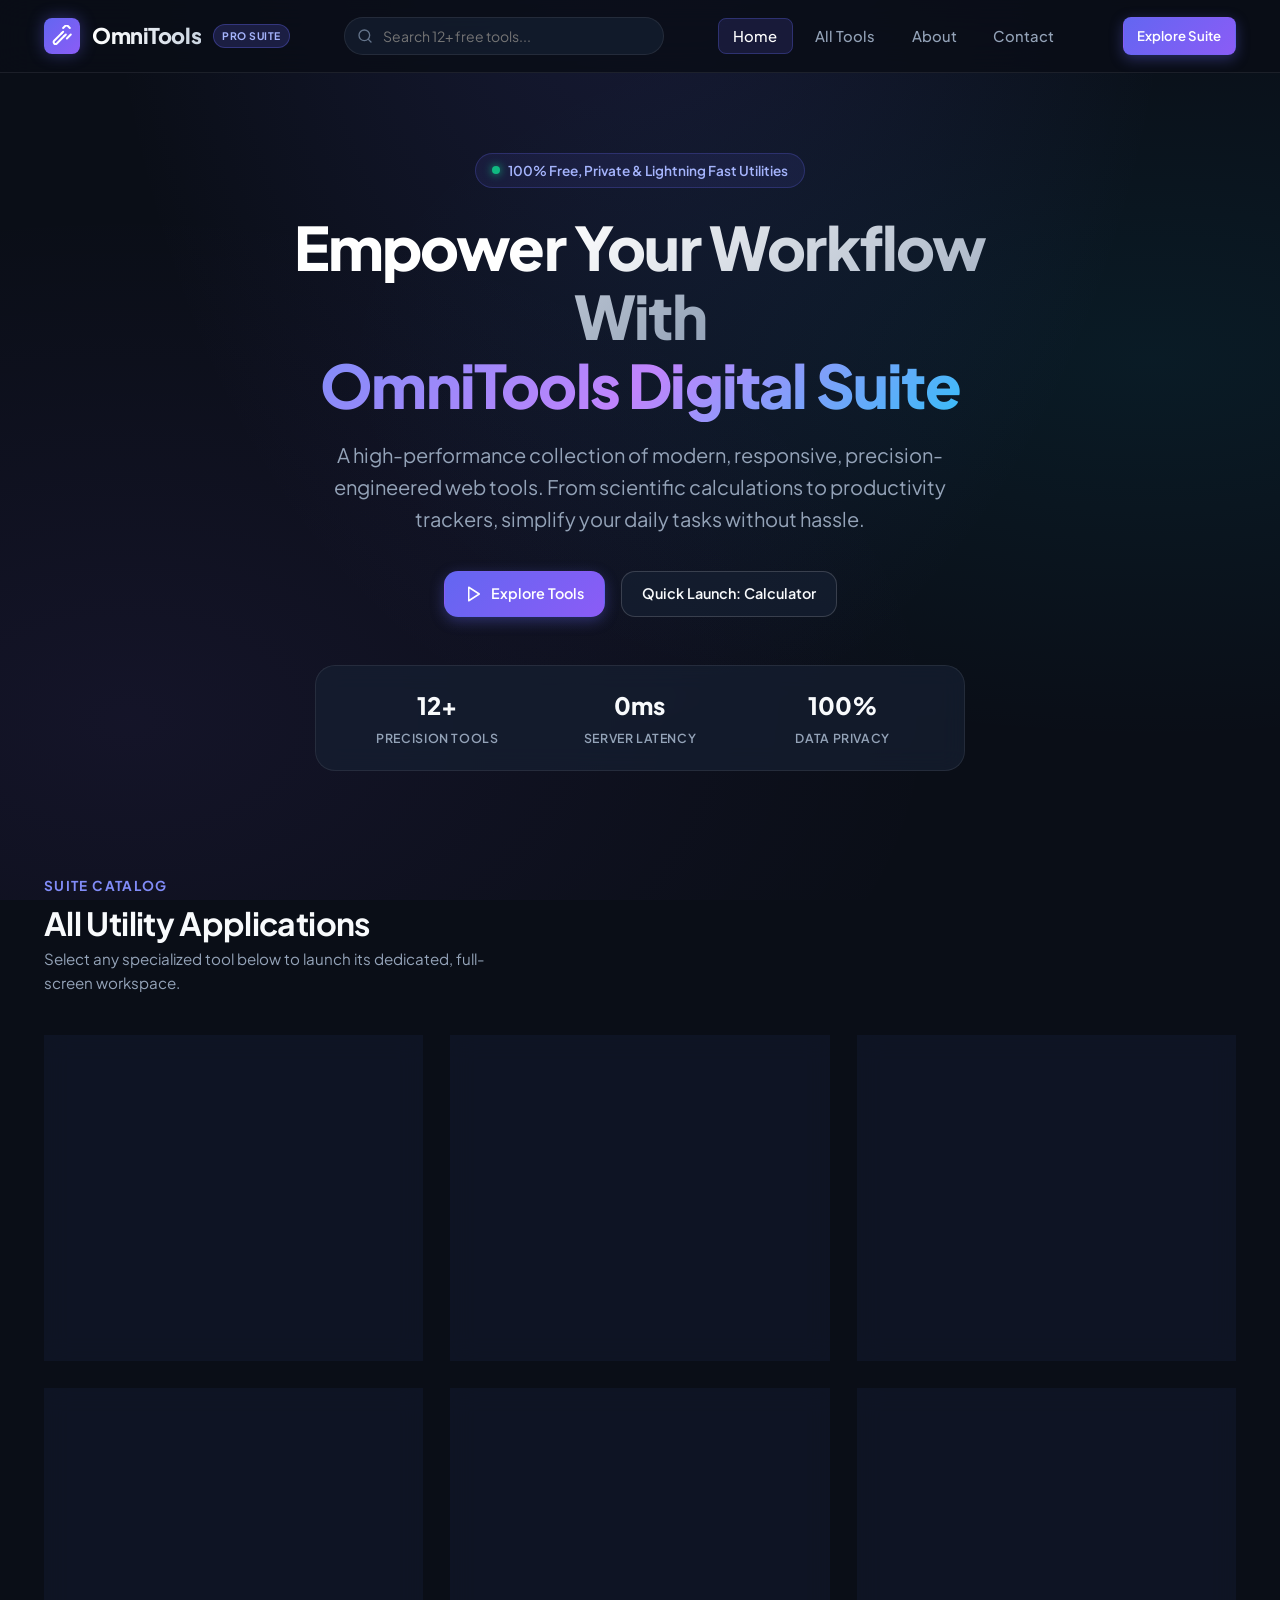
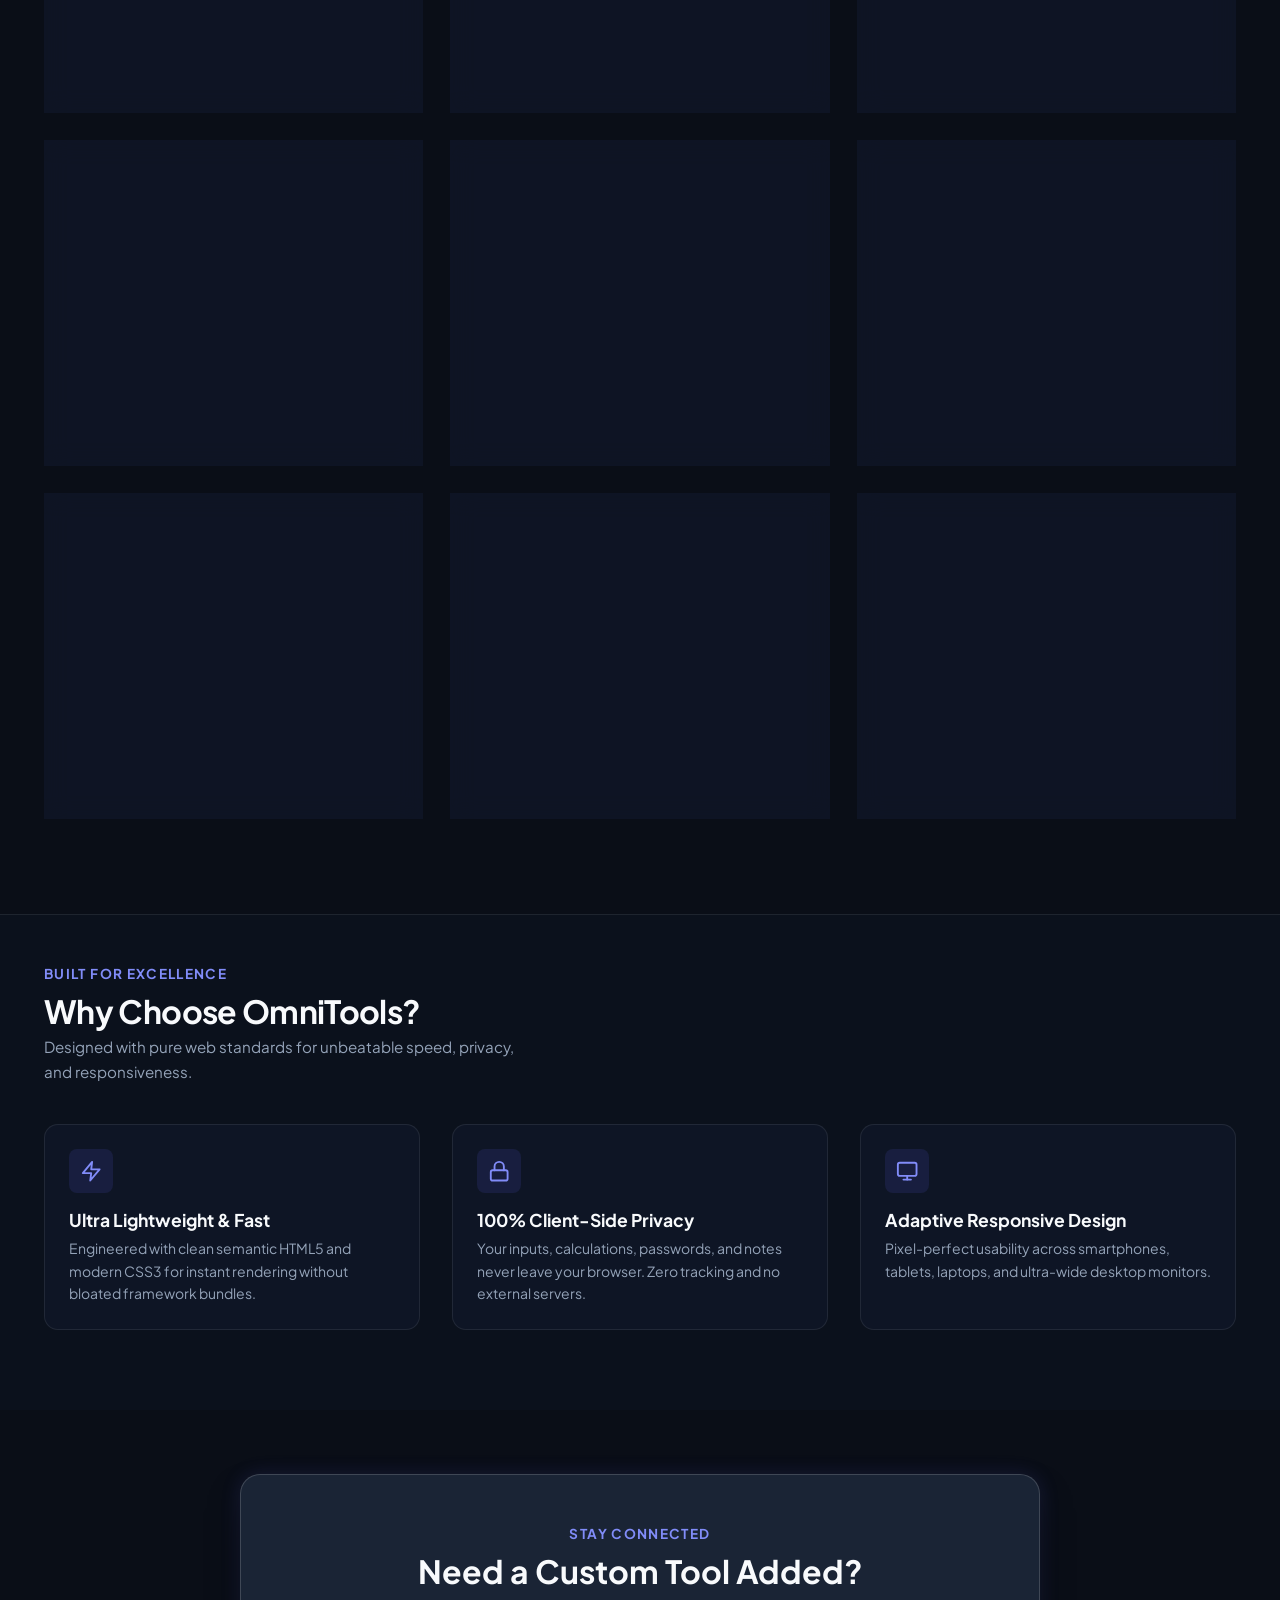
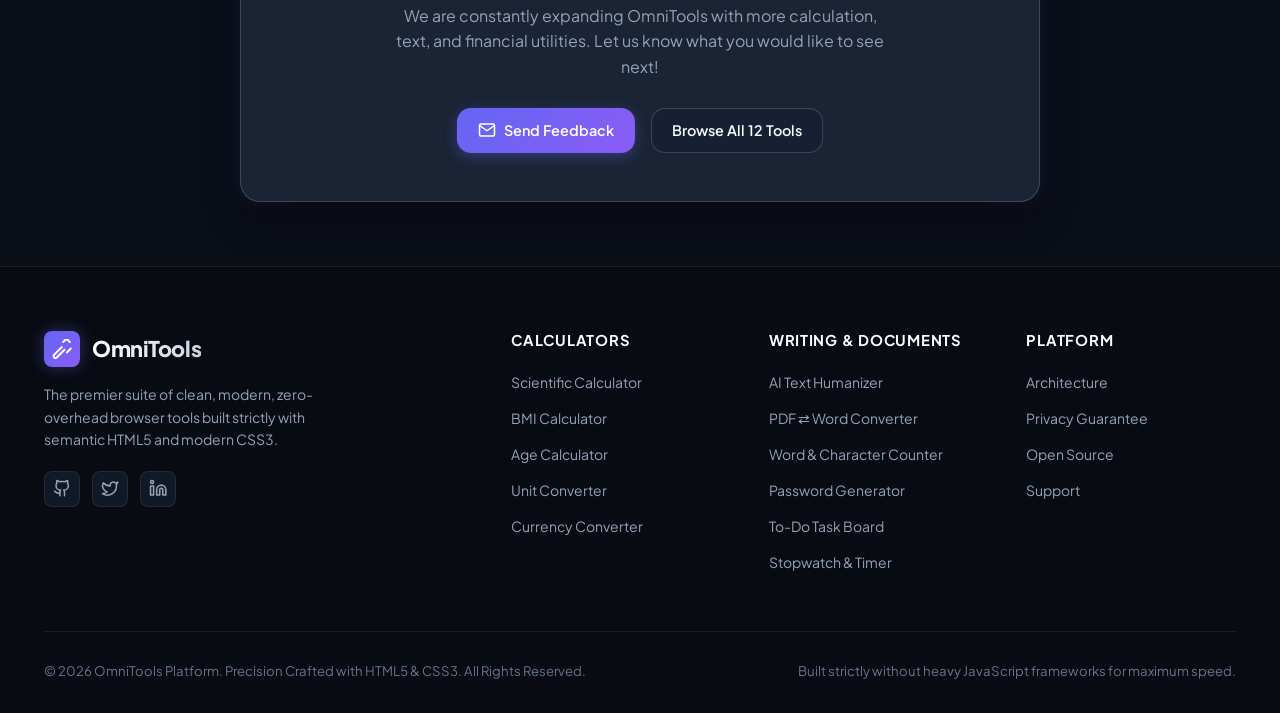
<file: index.html>
<!DOCTYPE html>
<html lang="en">
<head>
  <meta charset="UTF-8">
  <meta name="viewport" content="width=device-width, initial-scale=1.0">
  <title>OmniTools - All-in-One Modern Web Utilities</title>
  <meta name="description" content="A curated suite of clean, fast, modern productivity and calculation web tools. Calculators, converters, text tools, and utilities all in one place.">
  <link rel="stylesheet" href="style.css">
</head>
<body>

  <!-- ================= Header / Navigation ================= -->
  <header class="site-header">
    <div class="container nav-container">
      <a href="index.html" class="brand-logo" aria-label="OmniTools Home">
        <div class="brand-icon">
          <svg viewBox="0 0 24 24" fill="none" stroke="currentColor" stroke-width="2.2" stroke-linecap="round" stroke-linejoin="round">
            <path d="m15 12-8.5 8.5c-.83.83-2.17.83-3 0 0 0 0 0 0 0a2.12 2.12 0 0 1 0-3L12 9"/>
            <path d="M17.64 15 22 10.64"/>
            <path d="m20.91 3.26-2.17-2.17a2.12 2.12 0 0 0-3 0L13.5 3.33"/>
            <path d="m14.5 12.5 2-2"/>
            <path d="m11.5 9.5 2-2"/>
          </svg>
        </div>
        <span class="brand-text">OmniTools</span>
        <span class="brand-badge">Pro Suite</span>
      </a>

      <!-- Search Bar UI -->
      <div class="nav-search">
        <svg class="nav-search-icon" viewBox="0 0 24 24" fill="none" stroke="currentColor" stroke-width="2" stroke-linecap="round" stroke-linejoin="round">
          <circle cx="11" cy="11" r="8"></circle>
          <line x1="21" y1="21" x2="16.65" y2="16.65"></line>
        </svg>
        <input type="text" class="nav-search-input" placeholder="Search 12+ free tools..." aria-label="Search tools">
      </div>

      <!-- Navigation Links -->
      <nav aria-label="Main Navigation">
        <ul class="nav-menu">
          <li><a href="index.html" class="nav-link active">Home</a></li>
          <li><a href="#tools-section" class="nav-link">All Tools</a></li>
          <li><a href="#about-section" class="nav-link">About</a></li>
          <li><a href="#contact-section" class="nav-link">Contact</a></li>
        </ul>
      </nav>

      <div class="nav-actions">
        <a href="#tools-section" class="btn btn-primary btn-sm">Explore Suite</a>
      </div>
    </div>
  </header>

  <!-- ================= Hero Section ================= -->
  <main>
    <section class="hero-section">
      <div class="container hero-content">
        <div class="hero-pill">
          <span class="hero-pill-dot"></span>
          <span>100% Free, Private & Lightning Fast Utilities</span>
        </div>

        <h1 class="hero-title">
          <span class="hero-gradient-text">Empower Your Workflow With</span><br>
          <span class="hero-highlight">OmniTools Digital Suite</span>
        </h1>

        <p class="hero-subtitle">
          A high-performance collection of modern, responsive, precision-engineered web tools. From scientific calculations to productivity trackers, simplify your daily tasks without hassle.
        </p>

        <div class="hero-actions">
          <a href="#tools-section" class="btn btn-primary" id="cta-explore">
            <svg width="18" height="18" viewBox="0 0 24 24" fill="none" stroke="currentColor" stroke-width="2" stroke-linecap="round" stroke-linejoin="round">
              <polygon points="5 3 19 12 5 21 5 3"></polygon>
            </svg>
            Explore Tools
          </a>
          <a href="scientific-calculator.html" class="btn btn-secondary">
            Quick Launch: Calculator
          </a>
        </div>

        <!-- Hero Stats -->
        <div class="hero-stats-bar">
          <div class="stat-item">
            <span class="stat-number">12+</span>
            <span class="stat-label">Precision Tools</span>
          </div>
          <div class="stat-item">
            <span class="stat-number">0ms</span>
            <span class="stat-label">Server Latency</span>
          </div>
          <div class="stat-item">
            <span class="stat-number">100%</span>
            <span class="stat-label">Data Privacy</span>
          </div>
        </div>
      </div>
    </section>

    <!-- ================= Tools Grid Section ================= -->
    <section class="tools-section" id="tools-section">
      <div class="container">
        <div class="section-header">
          <div>
            <span class="section-subtitle-tag">Suite Catalog</span>
            <h2 class="section-title">All Utility Applications</h2>
            <p class="section-desc">Select any specialized tool below to launch its dedicated, full-screen workspace.</p>
          </div>
        </div>

        <div class="tools-grid">

          <!-- Tool 1: Scientific Calculator -->
          <article class="tool-card">
            <div class="tool-card-top">
              <div class="tool-card-icon-box card-color-indigo">
                <svg viewBox="0 0 24 24" fill="none" stroke="currentColor" stroke-width="2" stroke-linecap="round" stroke-linejoin="round">
                  <rect x="4" y="2" width="16" height="20" rx="2"></rect>
                  <line x1="8" y1="6" x2="16" y2="6"></line>
                  <line x1="16" y1="14" x2="16" y2="14.01"></line>
                  <line x1="12" y1="14" x2="12" y2="14.01"></line>
                  <line x1="8" y1="14" x2="8" y2="14.01"></line>
                  <line x1="16" y1="18" x2="16" y2="18.01"></line>
                  <line x1="12" y1="18" x2="12" y2="18.01"></line>
                  <line x1="8" y1="18" x2="8" y2="18.01"></line>
                </svg>
              </div>
              <span class="tool-category-badge">Math & Science</span>
            </div>
            <h3 class="tool-card-title">Scientific Calculator</h3>
            <p class="tool-card-desc">
              Solve complex equations with trigonometric functions (sin, cos, tan), logarithms, square roots, exponents, and memory functions.
            </p>
            <a href="scientific-calculator.html" class="btn-tool" id="btn-calc">
              <span>Use Calculator</span>
              <svg viewBox="0 0 24 24" fill="none" stroke="currentColor" stroke-width="2" stroke-linecap="round" stroke-linejoin="round"><path d="M5 12h14"/><path d="m12 5 7 7-7 7"/></svg>
            </a>
          </article>

          <!-- Tool 2: BMI Calculator -->
          <article class="tool-card">
            <div class="tool-card-top">
              <div class="tool-card-icon-box card-color-emerald">
                <svg viewBox="0 0 24 24" fill="none" stroke="currentColor" stroke-width="2" stroke-linecap="round" stroke-linejoin="round">
                  <path d="M19 14c1.49-1.46 3-3.21 3-5.5A5.5 5.5 0 0 0 16.5 3c-1.76 0-3 .5-4.5 2-1.5-1.5-2.74-2-4.5-2A5.5 5.5 0 0 0 2 8.5c0 2.3 1.5 4.05 3 5.5l7 7Z"></path>
                  <path d="M12 5 9.04 7.96a2.17 2.17 0 0 0 0 3.08v0c.82.82 2.13.85 3 .07l2.07-1.9"></path>
                </svg>
              </div>
              <span class="tool-category-badge">Health & Fitness</span>
            </div>
            <h3 class="tool-card-title">BMI Calculator</h3>
            <p class="tool-card-desc">
              Calculate your Body Mass Index (BMI) instantly using metric or imperial units, with visual classification meters and category breakdowns.
            </p>
            <a href="bmi-calculator.html" class="btn-tool" id="btn-bmi">
              <span>Use BMI Tool</span>
              <svg viewBox="0 0 24 24" fill="none" stroke="currentColor" stroke-width="2" stroke-linecap="round" stroke-linejoin="round"><path d="M5 12h14"/><path d="m12 5 7 7-7 7"/></svg>
            </a>
          </article>

          <!-- Tool 3: Age Calculator -->
          <article class="tool-card">
            <div class="tool-card-top">
              <div class="tool-card-icon-box card-color-cyan">
                <svg viewBox="0 0 24 24" fill="none" stroke="currentColor" stroke-width="2" stroke-linecap="round" stroke-linejoin="round">
                  <rect x="3" y="4" width="18" height="18" rx="2" ry="2"></rect>
                  <line x1="16" y1="2" x2="16" y2="6"></line>
                  <line x1="8" y1="2" x2="8" y2="6"></line>
                  <line x1="3" y1="10" x2="21" y2="10"></line>
                  <circle cx="12" cy="15" r="2"></circle>
                </svg>
              </div>
              <span class="tool-category-badge">Time & Dates</span>
            </div>
            <h3 class="tool-card-title">Age Calculator</h3>
            <p class="tool-card-desc">
              Find your exact chronological age in years, months, weeks, days, hours, and minutes, plus a countdown to your next milestone birthday.
            </p>
            <a href="age-calculator.html" class="btn-tool" id="btn-age">
              <span>Calculate Age</span>
              <svg viewBox="0 0 24 24" fill="none" stroke="currentColor" stroke-width="2" stroke-linecap="round" stroke-linejoin="round"><path d="M5 12h14"/><path d="m12 5 7 7-7 7"/></svg>
            </a>
          </article>

          <!-- Tool 4: To-Do List -->
          <article class="tool-card">
            <div class="tool-card-top">
              <div class="tool-card-icon-box card-color-amber">
                <svg viewBox="0 0 24 24" fill="none" stroke="currentColor" stroke-width="2" stroke-linecap="round" stroke-linejoin="round">
                  <path d="M9 11l3 3L22 4"></path>
                  <path d="M21 12v7a2 2 0 0 1-2 2H5a2 2 0 0 1-2-2V5a2 2 0 0 1 2-2h11"></path>
                </svg>
              </div>
              <span class="tool-category-badge">Productivity</span>
            </div>
            <h3 class="tool-card-title">To-Do Task Board</h3>
            <p class="tool-card-desc">
              Streamline daily tasks with organized priority badges, status filters (All, Active, Completed), and intuitive checklist cards.
            </p>
            <a href="todo-list.html" class="btn-tool" id="btn-todo">
              <span>Open Task Board</span>
              <svg viewBox="0 0 24 24" fill="none" stroke="currentColor" stroke-width="2" stroke-linecap="round" stroke-linejoin="round"><path d="M5 12h14"/><path d="m12 5 7 7-7 7"/></svg>
            </a>
          </article>

          <!-- Tool 5: Expense Tracker -->
          <article class="tool-card">
            <div class="tool-card-top">
              <div class="tool-card-icon-box card-color-emerald">
                <svg viewBox="0 0 24 24" fill="none" stroke="currentColor" stroke-width="2" stroke-linecap="round" stroke-linejoin="round">
                  <line x1="12" y1="1" x2="12" y2="23"></line>
                  <path d="M17 5H9.5a3.5 3.5 0 0 0 0 7h5a3.5 3.5 0 0 1 0 7H6"></path>
                </svg>
              </div>
              <span class="tool-category-badge">Finance</span>
            </div>
            <h3 class="tool-card-title">Expense Tracker</h3>
            <p class="tool-card-desc">
              Monitor incoming cashflow and expenses with real-time budget metric summaries, categorized transaction history, and balance indicators.
            </p>
            <a href="expense-tracker.html" class="btn-tool" id="btn-expense">
              <span>Track Budget</span>
              <svg viewBox="0 0 24 24" fill="none" stroke="currentColor" stroke-width="2" stroke-linecap="round" stroke-linejoin="round"><path d="M5 12h14"/><path d="m12 5 7 7-7 7"/></svg>
            </a>
          </article>

          <!-- Tool 6: Unit Converter -->
          <article class="tool-card">
            <div class="tool-card-top">
              <div class="tool-card-icon-box card-color-blue">
                <svg viewBox="0 0 24 24" fill="none" stroke="currentColor" stroke-width="2" stroke-linecap="round" stroke-linejoin="round">
                  <path d="m21 16-4 4-4-4"></path>
                  <path d="M17 20V4"></path>
                  <path d="m3 8 4-4 4 4"></path>
                  <path d="M7 4v16"></path>
                </svg>
              </div>
              <span class="tool-category-badge">Conversions</span>
            </div>
            <h3 class="tool-card-title">Unit Converter</h3>
            <p class="tool-card-desc">
              Convert units of Length (km, m, miles), Weight (kg, lbs, oz), and Temperature (°C, °F, K) with two-way swapping and formula references.
            </p>
            <a href="unit-converter.html" class="btn-tool" id="btn-unit">
              <span>Convert Units</span>
              <svg viewBox="0 0 24 24" fill="none" stroke="currentColor" stroke-width="2" stroke-linecap="round" stroke-linejoin="round"><path d="M5 12h14"/><path d="m12 5 7 7-7 7"/></svg>
            </a>
          </article>

          <!-- Tool 7: Word & Character Counter -->
          <article class="tool-card">
            <div class="tool-card-top">
              <div class="tool-card-icon-box card-color-violet">
                <svg viewBox="0 0 24 24" fill="none" stroke="currentColor" stroke-width="2" stroke-linecap="round" stroke-linejoin="round">
                  <polyline points="4 7 4 4 20 4 20 7"></polyline>
                  <line x1="9" y1="20" x2="15" y2="20"></line>
                  <line x1="12" y1="4" x2="12" y2="20"></line>
                </svg>
              </div>
              <span class="tool-category-badge">Content & Writing</span>
            </div>
            <h3 class="tool-card-title">Word & Character Counter</h3>
            <p class="tool-card-desc">
              Analyze text in real-time with comprehensive metrics: total word count, characters, sentences, paragraphs, reading time, and speaking pace.
            </p>
            <a href="word-counter.html" class="btn-tool" id="btn-word">
              <span>Count Words</span>
              <svg viewBox="0 0 24 24" fill="none" stroke="currentColor" stroke-width="2" stroke-linecap="round" stroke-linejoin="round"><path d="M5 12h14"/><path d="m12 5 7 7-7 7"/></svg>
            </a>
          </article>

          <!-- Tool 8: Password Generator -->
          <article class="tool-card">
            <div class="tool-card-top">
              <div class="tool-card-icon-box card-color-rose">
                <svg viewBox="0 0 24 24" fill="none" stroke="currentColor" stroke-width="2" stroke-linecap="round" stroke-linejoin="round">
                  <rect x="3" y="11" width="18" height="11" rx="2" ry="2"></rect>
                  <path d="M7 11V7a5 5 0 0 1 10 0v4"></path>
                </svg>
              </div>
              <span class="tool-category-badge">Security</span>
            </div>
            <h3 class="tool-card-title">Password Generator</h3>
            <p class="tool-card-desc">
              Generate cryptographically strong, uncrackable passwords with customizable length, symbols, numbers, and visual security entropy meters.
            </p>
            <a href="password-generator.html" class="btn-tool" id="btn-pwd">
              <span>Generate Password</span>
              <svg viewBox="0 0 24 24" fill="none" stroke="currentColor" stroke-width="2" stroke-linecap="round" stroke-linejoin="round"><path d="M5 12h14"/><path d="m12 5 7 7-7 7"/></svg>
            </a>
          </article>

          <!-- Tool 9: Currency Converter -->
          <article class="tool-card">
            <div class="tool-card-top">
              <div class="tool-card-icon-box card-color-amber">
                <svg viewBox="0 0 24 24" fill="none" stroke="currentColor" stroke-width="2" stroke-linecap="round" stroke-linejoin="round">
                  <circle cx="12" cy="12" r="10"></circle>
                  <path d="M16 8h-6a2 2 0 1 0 0 4h4a2 2 0 1 1 0 4H8"></path>
                  <path d="M12 6v2m0 8v2"></path>
                </svg>
              </div>
              <span class="tool-category-badge">Global Finance</span>
            </div>
            <h3 class="tool-card-title">Currency Converter</h3>
            <p class="tool-card-desc">
              Convert global currencies including USD, EUR, GBP, JPY, CAD, and AUD with realistic conversion rates and quick exchange rate comparison matrices.
            </p>
            <a href="currency-converter.html" class="btn-tool" id="btn-currency">
              <span>Convert Currency</span>
              <svg viewBox="0 0 24 24" fill="none" stroke="currentColor" stroke-width="2" stroke-linecap="round" stroke-linejoin="round"><path d="M5 12h14"/><path d="m12 5 7 7-7 7"/></svg>
            </a>
          </article>

          <!-- Tool 10: Stopwatch & Timer -->
          <article class="tool-card">
            <div class="tool-card-top">
              <div class="tool-card-icon-box card-color-cyan">
                <svg viewBox="0 0 24 24" fill="none" stroke="currentColor" stroke-width="2" stroke-linecap="round" stroke-linejoin="round">
                  <circle cx="12" cy="13" r="8"></circle>
                  <path d="M12 9v4l2 2"></path>
                  <path d="M5 3 2 6"></path>
                  <path d="m22 6-3-3"></path>
                  <path d="M10 2h4"></path>
                </svg>
              </div>
              <span class="tool-category-badge">Time & Focus</span>
            </div>
            <h3 class="tool-card-title">Stopwatch & Timer</h3>
            <p class="tool-card-desc">
              High-precision digital chronometer with millisecond accuracy, Start/Pause/Reset triggers, and formatted lap record management.
            </p>
            <a href="stopwatch-timer.html" class="btn-tool" id="btn-timer">
              <span>Open Stopwatch</span>
              <svg viewBox="0 0 24 24" fill="none" stroke="currentColor" stroke-width="2" stroke-linecap="round" stroke-linejoin="round"><path d="M5 12h14"/><path d="m12 5 7 7-7 7"/></svg>
            </a>
          </article>

          <!-- Tool 11: AI Text Humanizer -->
          <article class="tool-card">
            <div class="tool-card-top">
              <div class="tool-card-icon-box card-color-rose">
                <svg viewBox="0 0 24 24" fill="none" stroke="currentColor" stroke-width="2" stroke-linecap="round" stroke-linejoin="round">
                  <path d="M12 2a8 8 0 0 0-8 8c0 5 8 12 8 12s8-7 8-12a8 8 0 0 0-8-8z"></path>
                  <circle cx="12" cy="10" r="3"></circle>
                </svg>
              </div>
              <span class="tool-category-badge">Content & Writing</span>
            </div>
            <h3 class="tool-card-title">AI Text Humanizer</h3>
            <p class="tool-card-desc">
              Transform stiff, robotic AI-generated text into authentic human writing with diverse cadence, custom tones (Academic, Casual, Executive), and complete AI cliché purging.
            </p>
            <a href="humanize-text.html" class="btn-tool" id="btn-humanize">
              <span>Humanize Text</span>
              <svg viewBox="0 0 24 24" fill="none" stroke="currentColor" stroke-width="2" stroke-linecap="round" stroke-linejoin="round"><path d="M5 12h14"/><path d="m12 5 7 7-7 7"/></svg>
            </a>
          </article>

          <!-- Tool 12: PDF to Word & Word to PDF Converter -->
          <article class="tool-card">
            <div class="tool-card-top">
              <div class="tool-card-icon-box card-color-blue">
                <svg viewBox="0 0 24 24" fill="none" stroke="currentColor" stroke-width="2" stroke-linecap="round" stroke-linejoin="round">
                  <path d="M14 2H6a2 2 0 0 0-2 2v16a2 2 0 0 0 2 2h12a2 2 0 0 0 2-2V8z"></path>
                  <polyline points="14 2 14 8 20 8"></polyline>
                  <line x1="16" y1="13" x2="8" y2="13"></line>
                  <line x1="16" y1="17" x2="8" y2="17"></line>
                </svg>
              </div>
              <span class="tool-category-badge">Document Studio</span>
            </div>
            <h3 class="tool-card-title">PDF ⇄ Word Converter</h3>
            <p class="tool-card-desc">
              Two-way document converter: convert PDF files to editable Word (.docx / .doc) or convert Word documents to clean PDFs. 100% private in-browser processing with live editor preview.
            </p>
            <a href="pdf-word-converter.html" class="btn-tool" id="btn-pdf-word">
              <span>Convert Documents</span>
              <svg viewBox="0 0 24 24" fill="none" stroke="currentColor" stroke-width="2" stroke-linecap="round" stroke-linejoin="round"><path d="M5 12h14"/><path d="m12 5 7 7-7 7"/></svg>
            </a>
          </article>

        </div>
      </div>
    </section>

    <!-- ================= About / Feature Highlights ================= -->
    <section class="features-section" id="about-section">
      <div class="container">
        <div class="section-header">
          <div>
            <span class="section-subtitle-tag">Built For Excellence</span>
            <h2 class="section-title">Why Choose OmniTools?</h2>
            <p class="section-desc">Designed with pure web standards for unbeatable speed, privacy, and responsiveness.</p>
          </div>
        </div>

        <div class="features-grid">
          <div class="feature-box">
            <div class="feature-icon-wrapper">
              <svg viewBox="0 0 24 24" fill="none" stroke="currentColor" stroke-width="2" stroke-linecap="round" stroke-linejoin="round">
                <polygon points="13 2 3 14 12 14 11 22 21 10 12 10 13 2"></polygon>
              </svg>
            </div>
            <h3 class="feature-title">Ultra Lightweight & Fast</h3>
            <p class="feature-desc">Engineered with clean semantic HTML5 and modern CSS3 for instant rendering without bloated framework bundles.</p>
          </div>

          <div class="feature-box">
            <div class="feature-icon-wrapper">
              <svg viewBox="0 0 24 24" fill="none" stroke="currentColor" stroke-width="2" stroke-linecap="round" stroke-linejoin="round">
                <rect x="3" y="11" width="18" height="11" rx="2" ry="2"></rect>
                <path d="M7 11V7a5 5 0 0 1 10 0v4"></path>
              </svg>
            </div>
            <h3 class="feature-title">100% Client-Side Privacy</h3>
            <p class="feature-desc">Your inputs, calculations, passwords, and notes never leave your browser. Zero tracking and no external servers.</p>
          </div>

          <div class="feature-box">
            <div class="feature-icon-wrapper">
              <svg viewBox="0 0 24 24" fill="none" stroke="currentColor" stroke-width="2" stroke-linecap="round" stroke-linejoin="round">
                <rect x="2" y="3" width="20" height="14" rx="2" ry="2"></rect>
                <line x1="8" y1="21" x2="16" y2="21"></line>
                <line x1="12" y1="17" x2="12" y2="21"></line>
              </svg>
            </div>
            <h3 class="feature-title">Adaptive Responsive Design</h3>
            <p class="feature-desc">Pixel-perfect usability across smartphones, tablets, laptops, and ultra-wide desktop monitors.</p>
          </div>
        </div>
      </div>
    </section>

    <!-- ================= Contact / Quick CTA ================= -->
    <section class="container" id="contact-section" style="padding: 4rem 1.5rem; text-align: center;">
      <div style="background: var(--bg-surface-elevated); border: 1px solid var(--border-medium); border-radius: var(--radius-lg); padding: 3rem 2rem; max-width: 800px; margin: 0 auto; box-shadow: var(--shadow-lg);">
        <span class="section-subtitle-tag">Stay Connected</span>
        <h2 style="font-size: 2rem; margin-bottom: 0.75rem;">Need a Custom Tool Added?</h2>
        <p style="color: var(--text-muted); max-width: 500px; margin: 0 auto 1.75rem;">
          We are constantly expanding OmniTools with more calculation, text, and financial utilities. Let us know what you would like to see next!
        </p>
        <div style="display: flex; justify-content: center; gap: 1rem; flex-wrap: wrap;">
          <a href="mailto:support@omnitools.local" class="btn btn-primary">
            <svg width="18" height="18" viewBox="0 0 24 24" fill="none" stroke="currentColor" stroke-width="2" stroke-linecap="round" stroke-linejoin="round"><path d="M4 4h16c1.1 0 2 .9 2 2v12c0 1.1-.9 2-2 2H4c-1.1 0-2-.9-2-2V6c0-1.1.9-2 2-2z"></path><polyline points="22,6 12,13 2,6"></polyline></svg>
            Send Feedback
          </a>
          <a href="#tools-section" class="btn btn-secondary">Browse All 12 Tools</a>
        </div>
      </div>
    </section>
  </main>

  <!-- ================= Footer ================= -->
  <footer class="site-footer">
    <div class="container">
      <div class="footer-top">
        <div class="footer-brand-col">
          <a href="index.html" class="brand-logo">
            <div class="brand-icon">
              <svg viewBox="0 0 24 24" fill="none" stroke="currentColor" stroke-width="2.2" stroke-linecap="round" stroke-linejoin="round">
                <path d="m15 12-8.5 8.5c-.83.83-2.17.83-3 0 0 0 0 0 0 0a2.12 2.12 0 0 1 0-3L12 9"/>
                <path d="M17.64 15 22 10.64"/>
                <path d="m20.91 3.26-2.17-2.17a2.12 2.12 0 0 0-3 0L13.5 3.33"/>
              </svg>
            </div>
            <span class="brand-text">OmniTools</span>
          </a>
          <p class="footer-desc">
            The premier suite of clean, modern, zero-overhead browser tools built strictly with semantic HTML5 and modern CSS3.
          </p>
          <div class="footer-socials">
            <a href="#" class="social-link" aria-label="GitHub">
              <svg viewBox="0 0 24 24" fill="none" stroke="currentColor" stroke-width="2" stroke-linecap="round" stroke-linejoin="round"><path d="M15 22v-4a4.8 4.8 0 0 0-1-3.5c3 0 6-2 6-5.5.08-1.25-.27-2.48-1-3.5.28-1.15.28-2.35 0-3.5 0 0-1 0-3 1.5-2.64-.5-5.36-.5-8 0C6 2 5 2 5 2c-.3 1.15-.3 2.35 0 3.5A5.403 5.403 0 0 0 4 9c0 3.5 3 5.5 6 5.5-.39.49-.68 1.05-.85 1.65-.17.6-.22 1.23-.15 1.85v4"></path><path d="M9 18c-4.51 2-5-2-7-2"></path></svg>
            </a>
            <a href="#" class="social-link" aria-label="Twitter">
              <svg viewBox="0 0 24 24" fill="none" stroke="currentColor" stroke-width="2" stroke-linecap="round" stroke-linejoin="round"><path d="M22 4s-.7 2.1-2 3.4c1.6 10-9.4 17.3-18 11.6 2.2.1 4.4-.6 6-2C3 15.5.5 9.6 3 5c2.2 2.6 5.6 4.1 9 4-.9-4.2 4-6.6 7-3.8 1.1 0 3-1.2 3-1.2z"></path></svg>
            </a>
            <a href="#" class="social-link" aria-label="LinkedIn">
              <svg viewBox="0 0 24 24" fill="none" stroke="currentColor" stroke-width="2" stroke-linecap="round" stroke-linejoin="round"><path d="M16 8a6 6 0 0 1 6 6v7h-4v-7a2 2 0 0 0-2-2 2 2 0 0 0-2 2v7h-4v-7a6 6 0 0 1 6-6z"></path><rect x="2" y="9" width="4" height="12"></rect><circle cx="4" cy="4" r="2"></circle></svg>
            </a>
          </div>
        </div>

        <div>
          <h4 class="footer-heading">Calculators</h4>
          <ul class="footer-link-list">
            <li><a href="scientific-calculator.html">Scientific Calculator</a></li>
            <li><a href="bmi-calculator.html">BMI Calculator</a></li>
            <li><a href="age-calculator.html">Age Calculator</a></li>
            <li><a href="unit-converter.html">Unit Converter</a></li>
            <li><a href="currency-converter.html">Currency Converter</a></li>
          </ul>
        </div>

        <div>
          <h4 class="footer-heading">Writing & Documents</h4>
          <ul class="footer-link-list">
            <li><a href="humanize-text.html">AI Text Humanizer</a></li>
            <li><a href="pdf-word-converter.html">PDF ⇄ Word Converter</a></li>
            <li><a href="word-counter.html">Word & Character Counter</a></li>
            <li><a href="password-generator.html">Password Generator</a></li>
            <li><a href="todo-list.html">To-Do Task Board</a></li>
            <li><a href="stopwatch-timer.html">Stopwatch & Timer</a></li>
          </ul>
        </div>

        <div>
          <h4 class="footer-heading">Platform</h4>
          <ul class="footer-link-list">
            <li><a href="#about-section">Architecture</a></li>
            <li><a href="#tools-section">Privacy Guarantee</a></li>
            <li><a href="#contact-section">Open Source</a></li>
            <li><a href="#contact-section">Support</a></li>
          </ul>
        </div>
      </div>

      <div class="footer-bottom">
        <p>&copy; 2026 OmniTools Platform. Precision Crafted with HTML5 & CSS3. All Rights Reserved.</p>
        <p>Built strictly without heavy JavaScript frameworks for maximum speed.</p>
      </div>
    </div>
  </footer>

  <script src="script.js" defer></script>
</body>
</html>
</file>
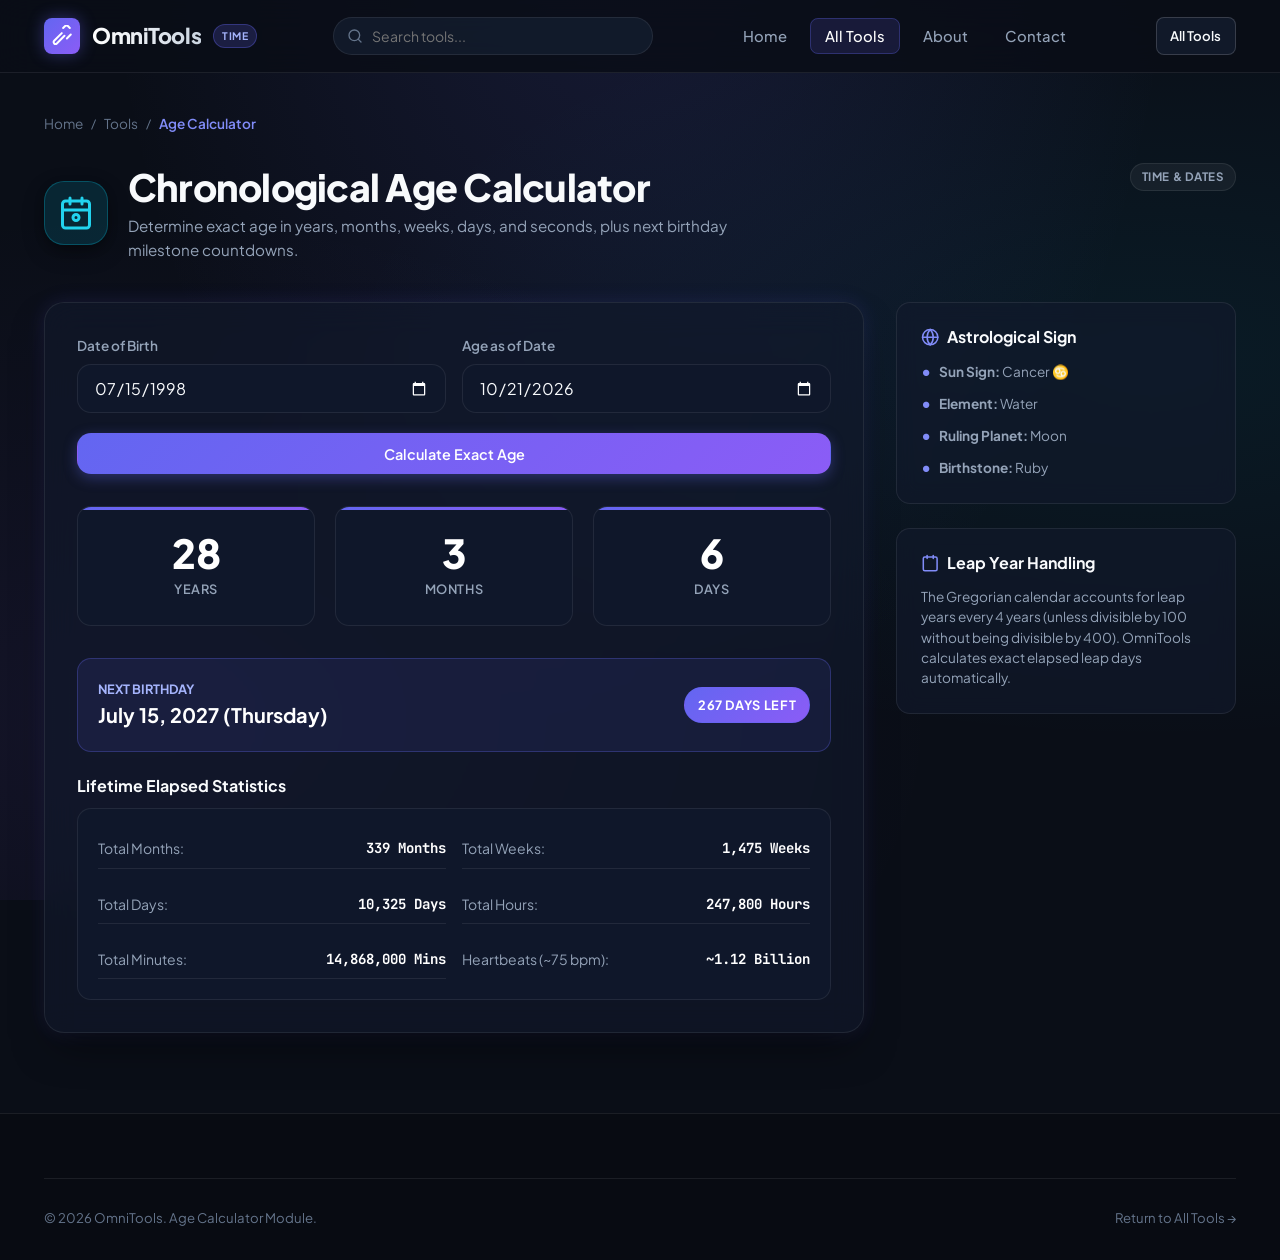
<file: age-calculator.html>
<!DOCTYPE html>
<html lang="en">
<head>
  <meta charset="UTF-8">
  <meta name="viewport" content="width=device-width, initial-scale=1.0">
  <title>Age Calculator - OmniTools</title>
  <meta name="description" content="Calculate your exact age down to years, months, days, hours, and minutes with next birthday countdowns and lifetime statistics.">
  <link rel="stylesheet" href="style.css">
</head>
<body>

  <!-- ================= Header ================= -->
  <header class="site-header">
    <div class="container nav-container">
      <a href="index.html" class="brand-logo" aria-label="OmniTools Home">
        <div class="brand-icon">
          <svg viewBox="0 0 24 24" fill="none" stroke="currentColor" stroke-width="2.2" stroke-linecap="round" stroke-linejoin="round">
            <path d="m15 12-8.5 8.5c-.83.83-2.17.83-3 0 0 0 0 0 0 0a2.12 2.12 0 0 1 0-3L12 9"/>
            <path d="M17.64 15 22 10.64"/>
            <path d="m20.91 3.26-2.17-2.17a2.12 2.12 0 0 0-3 0L13.5 3.33"/>
          </svg>
        </div>
        <span class="brand-text">OmniTools</span>
        <span class="brand-badge">Time</span>
      </a>

      <div class="nav-search">
        <svg class="nav-search-icon" viewBox="0 0 24 24" fill="none" stroke="currentColor" stroke-width="2" stroke-linecap="round" stroke-linejoin="round"><circle cx="11" cy="11" r="8"></circle><line x1="21" y1="21" x2="16.65" y2="16.65"></line></svg>
        <input type="text" class="nav-search-input" placeholder="Search tools..." aria-label="Search tools">
      </div>

      <nav aria-label="Main Navigation">
        <ul class="nav-menu">
          <li><a href="index.html" class="nav-link">Home</a></li>
          <li><a href="index.html#tools-section" class="nav-link active">All Tools</a></li>
          <li><a href="index.html#about-section" class="nav-link">About</a></li>
          <li><a href="index.html#contact-section" class="nav-link">Contact</a></li>
        </ul>
      </nav>

      <div class="nav-actions">
        <a href="index.html" class="btn btn-secondary btn-sm">All Tools</a>
      </div>
    </div>
  </header>

  <!-- ================= Main Workspace ================= -->
  <main class="tool-page-wrapper">
    <div class="container">

      <!-- Breadcrumbs -->
      <nav class="breadcrumbs" aria-label="Breadcrumb">
        <a href="index.html">Home</a>
        <span class="breadcrumb-separator">/</span>
        <a href="index.html#tools-section">Tools</a>
        <span class="breadcrumb-separator">/</span>
        <span class="breadcrumb-current">Age Calculator</span>
      </nav>

      <!-- Tool Header Banner -->
      <div class="tool-header-banner">
        <div class="tool-meta-left">
          <div class="tool-header-icon card-color-cyan">
            <svg viewBox="0 0 24 24" fill="none" stroke="currentColor" stroke-width="2" stroke-linecap="round" stroke-linejoin="round">
              <rect x="3" y="4" width="18" height="18" rx="2" ry="2"></rect>
              <line x1="16" y1="2" x2="16" y2="6"></line>
              <line x1="8" y1="2" x2="8" y2="6"></line>
              <line x1="3" y1="10" x2="21" y2="10"></line>
              <circle cx="12" cy="15" r="2"></circle>
            </svg>
          </div>
          <div>
            <h1 class="tool-page-title">Chronological Age Calculator</h1>
            <p class="tool-page-subtitle">Determine exact age in years, months, weeks, days, and seconds, plus next birthday milestone countdowns.</p>
          </div>
        </div>
        <span class="tool-category-badge">Time & Dates</span>
      </div>

      <!-- Tool Workspace Grid -->
      <div class="tool-workspace-grid">
        
        <!-- Calculator Unit -->
        <section class="tool-box" aria-label="Age Calculation Form">
          
          <div class="form-row">
            <div class="form-group">
              <label class="form-label" for="dob-input">Date of Birth</label>
              <input type="date" id="dob-input" class="form-input" value="1998-07-15">
            </div>

            <div class="form-group">
              <label class="form-label" for="target-date">Age as of Date</label>
              <input type="date" id="target-date" class="form-input" value="2026-10-21">
            </div>
          </div>

          <button class="btn btn-primary" type="button" style="width: 100%;">
            Calculate Exact Age
          </button>

          <!-- Primary Age Result Grid -->
          <div class="age-display-grid">
            <div class="age-stat-box">
              <span class="age-stat-val">28</span>
              <span class="age-stat-lbl">Years</span>
            </div>
            <div class="age-stat-box">
              <span class="age-stat-val">3</span>
              <span class="age-stat-lbl">Months</span>
            </div>
            <div class="age-stat-box">
              <span class="age-stat-val">6</span>
              <span class="age-stat-lbl">Days</span>
            </div>
          </div>

          <!-- Next Birthday Card -->
          <div style="background: rgba(99, 102, 241, 0.1); border: 1px solid rgba(99, 102, 241, 0.3); border-radius: var(--radius-md); padding: 1.25rem; display: flex; align-items: center; justify-content: space-between; margin-bottom: 1.5rem;">
            <div>
              <div style="font-size: 0.8rem; color: #a5b4fc; text-transform: uppercase; font-weight: 700;">Next Birthday</div>
              <div style="font-size: 1.25rem; font-weight: 700; color: #ffffff;">July 15, 2027 (Thursday)</div>
            </div>
            <span class="brand-badge" style="background: var(--primary-gradient); color: #ffffff; padding: 0.4rem 0.8rem; font-size: 0.8rem;">
              267 Days Left
            </span>
          </div>

          <!-- Granular Lifetime Summary Breakdown -->
          <h3 style="font-size: 1rem; margin-bottom: 0.75rem; color: var(--text-main);">Lifetime Elapsed Statistics</h3>
          <div class="age-milestone-list">
            <div class="milestone-item">
              <span style="color: var(--text-muted);">Total Months:</span>
              <strong style="color: #ffffff; font-family: var(--font-mono);">339 Months</strong>
            </div>
            <div class="milestone-item">
              <span style="color: var(--text-muted);">Total Weeks:</span>
              <strong style="color: #ffffff; font-family: var(--font-mono);">1,475 Weeks</strong>
            </div>
            <div class="milestone-item">
              <span style="color: var(--text-muted);">Total Days:</span>
              <strong style="color: #ffffff; font-family: var(--font-mono);">10,325 Days</strong>
            </div>
            <div class="milestone-item">
              <span style="color: var(--text-muted);">Total Hours:</span>
              <strong style="color: #ffffff; font-family: var(--font-mono);">247,800 Hours</strong>
            </div>
            <div class="milestone-item">
              <span style="color: var(--text-muted);">Total Minutes:</span>
              <strong style="color: #ffffff; font-family: var(--font-mono);">14,868,000 Mins</strong>
            </div>
            <div class="milestone-item">
              <span style="color: var(--text-muted);">Heartbeats (~75 bpm):</span>
              <strong style="color: #ffffff; font-family: var(--font-mono);">~1.11 Billion</strong>
            </div>
          </div>

        </section>

        <!-- Sidebar Reference -->
        <aside class="tool-sidebar">
          <div class="guide-card">
            <h3 class="guide-card-title">
              <svg viewBox="0 0 24 24" fill="none" stroke="currentColor" stroke-width="2" stroke-linecap="round" stroke-linejoin="round"><circle cx="12" cy="12" r="10"></circle><path d="M12 2a14.5 14.5 0 0 0 0 20 14.5 14.5 0 0 0 0-20"></path><path d="M2 12h20"></path></svg>
              Astrological Sign
            </h3>
            <ul class="guide-list">
              <li><strong>Sun Sign:</strong> Cancer ♋</li>
              <li><strong>Element:</strong> Water</li>
              <li><strong>Ruling Planet:</strong> Moon</li>
              <li><strong>Birthstone:</strong> Ruby</li>
            </ul>
          </div>

          <div class="guide-card">
            <h3 class="guide-card-title">
              <svg viewBox="0 0 24 24" fill="none" stroke="currentColor" stroke-width="2" stroke-linecap="round" stroke-linejoin="round"><rect x="3" y="4" width="18" height="18" rx="2" ry="2"></rect><line x1="16" y1="2" x2="16" y2="6"></line><line x1="8" y1="2" x2="8" y2="6"></line></svg>
              Leap Year Handling
            </h3>
            <p style="font-size: 0.85rem; color: var(--text-muted); line-height: 1.5;">
              The Gregorian calendar accounts for leap years every 4 years (unless divisible by 100 without being divisible by 400). OmniTools calculates exact elapsed leap days automatically.
            </p>
          </div>
        </aside>

      </div>
    </div>
  </main>

  <!-- ================= Footer ================= -->
  <footer class="site-footer">
    <div class="container">
      <div class="footer-bottom">
        <p>&copy; 2026 OmniTools. Age Calculator Module.</p>
        <p><a href="index.html">Return to All Tools &rarr;</a></p>
      </div>
    </div>
  </footer>

  <script src="script.js" defer></script>
</body>
</html>
</file>
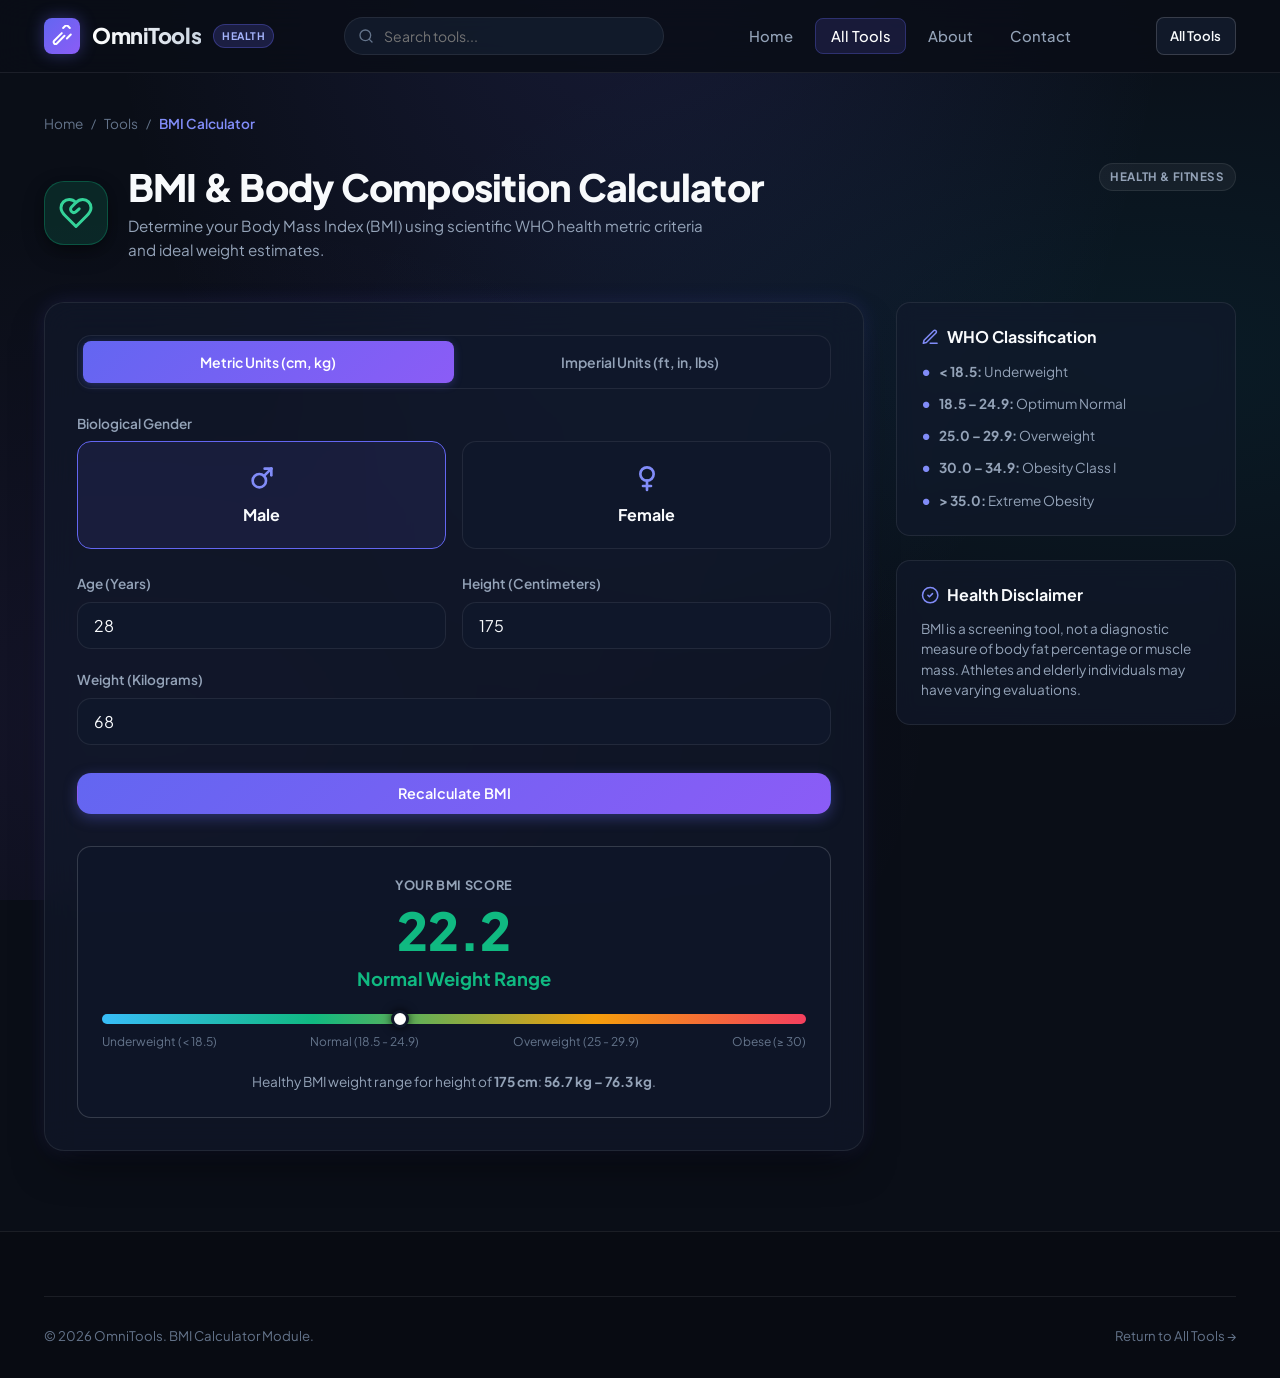
<file: bmi-calculator.html>
<!DOCTYPE html>
<html lang="en">
<head>
  <meta charset="UTF-8">
  <meta name="viewport" content="width=device-width, initial-scale=1.0">
  <title>BMI Calculator - OmniTools</title>
  <meta name="description" content="Free Body Mass Index (BMI) calculator with metric and imperial units, gender presets, and instant health classification.">
  <link rel="stylesheet" href="style.css">
</head>
<body>

  <!-- ================= Header ================= -->
  <header class="site-header">
    <div class="container nav-container">
      <a href="index.html" class="brand-logo" aria-label="OmniTools Home">
        <div class="brand-icon">
          <svg viewBox="0 0 24 24" fill="none" stroke="currentColor" stroke-width="2.2" stroke-linecap="round" stroke-linejoin="round">
            <path d="m15 12-8.5 8.5c-.83.83-2.17.83-3 0 0 0 0 0 0 0a2.12 2.12 0 0 1 0-3L12 9"/>
            <path d="M17.64 15 22 10.64"/>
            <path d="m20.91 3.26-2.17-2.17a2.12 2.12 0 0 0-3 0L13.5 3.33"/>
          </svg>
        </div>
        <span class="brand-text">OmniTools</span>
        <span class="brand-badge">Health</span>
      </a>

      <div class="nav-search">
        <svg class="nav-search-icon" viewBox="0 0 24 24" fill="none" stroke="currentColor" stroke-width="2" stroke-linecap="round" stroke-linejoin="round"><circle cx="11" cy="11" r="8"></circle><line x1="21" y1="21" x2="16.65" y2="16.65"></line></svg>
        <input type="text" class="nav-search-input" placeholder="Search tools..." aria-label="Search tools">
      </div>

      <nav aria-label="Main Navigation">
        <ul class="nav-menu">
          <li><a href="index.html" class="nav-link">Home</a></li>
          <li><a href="index.html#tools-section" class="nav-link active">All Tools</a></li>
          <li><a href="index.html#about-section" class="nav-link">About</a></li>
          <li><a href="index.html#contact-section" class="nav-link">Contact</a></li>
        </ul>
      </nav>

      <div class="nav-actions">
        <a href="index.html" class="btn btn-secondary btn-sm">All Tools</a>
      </div>
    </div>
  </header>

  <!-- ================= Main Workspace ================= -->
  <main class="tool-page-wrapper">
    <div class="container">

      <!-- Breadcrumbs -->
      <nav class="breadcrumbs" aria-label="Breadcrumb">
        <a href="index.html">Home</a>
        <span class="breadcrumb-separator">/</span>
        <a href="index.html#tools-section">Tools</a>
        <span class="breadcrumb-separator">/</span>
        <span class="breadcrumb-current">BMI Calculator</span>
      </nav>

      <!-- Tool Header Banner -->
      <div class="tool-header-banner">
        <div class="tool-meta-left">
          <div class="tool-header-icon card-color-emerald">
            <svg viewBox="0 0 24 24" fill="none" stroke="currentColor" stroke-width="2" stroke-linecap="round" stroke-linejoin="round">
              <path d="M19 14c1.49-1.46 3-3.21 3-5.5A5.5 5.5 0 0 0 16.5 3c-1.76 0-3 .5-4.5 2-1.5-1.5-2.74-2-4.5-2A5.5 5.5 0 0 0 2 8.5c0 2.3 1.5 4.05 3 5.5l7 7Z"></path>
              <path d="M12 5 9.04 7.96a2.17 2.17 0 0 0 0 3.08v0c.82.82 2.13.85 3 .07l2.07-1.9"></path>
            </svg>
          </div>
          <div>
            <h1 class="tool-page-title">BMI & Body Composition Calculator</h1>
            <p class="tool-page-subtitle">Determine your Body Mass Index (BMI) using scientific WHO health metric criteria and ideal weight estimates.</p>
          </div>
        </div>
        <span class="tool-category-badge">Health & Fitness</span>
      </div>

      <!-- Tool Workspace Grid -->
      <div class="tool-workspace-grid">
        
        <!-- Calculator Form & Output -->
        <section class="tool-box" aria-label="BMI Calculator Form">
          
          <!-- Unit Toggle Switch -->
          <div class="bmi-unit-toggle">
            <div class="bmi-unit-btn active">Metric Units (cm, kg)</div>
            <div class="bmi-unit-btn">Imperial Units (ft, in, lbs)</div>
          </div>

          <!-- Gender Cards -->
          <div class="form-group">
            <label class="form-label">Biological Gender</label>
            <div class="gender-select-grid">
              <div class="gender-card active">
                <svg viewBox="0 0 24 24" fill="none" stroke="currentColor" stroke-width="2" stroke-linecap="round" stroke-linejoin="round"><circle cx="10" cy="14" r="5"></circle><line x1="19" y1="5" x2="13.6" y2="10.4"></line><line x1="19" y1="5" x2="14" y2="5"></line><line x1="19" y1="5" x2="19" y2="10"></line></svg>
                <div style="font-weight: 700;">Male</div>
              </div>
              <div class="gender-card">
                <svg viewBox="0 0 24 24" fill="none" stroke="currentColor" stroke-width="2" stroke-linecap="round" stroke-linejoin="round"><circle cx="12" cy="9" r="5"></circle><line x1="12" y1="14" x2="12" y2="21"></line><line x1="9" y1="18" x2="15" y2="18"></line></svg>
                <div style="font-weight: 700;">Female</div>
              </div>
            </div>
          </div>

          <!-- Form Inputs -->
          <div class="form-row">
            <div class="form-group">
              <label class="form-label" for="bmi-age">Age (Years)</label>
              <input type="number" id="bmi-age" class="form-input" value="28" min="2" max="120">
            </div>
            <div class="form-group">
              <label class="form-label" for="bmi-height">Height (Centimeters)</label>
              <input type="number" id="bmi-height" class="form-input" value="175" min="50" max="250">
            </div>
          </div>

          <div class="form-group">
            <label class="form-label" for="bmi-weight">Weight (Kilograms)</label>
            <input type="number" id="bmi-weight" class="form-input" value="68" min="20" max="300" step="0.5">
          </div>

          <button class="btn btn-primary" type="button" style="width: 100%; margin-top: 0.5rem;">
            Recalculate BMI
          </button>

          <!-- Result Display Card -->
          <div class="bmi-result-card">
            <span style="font-size: 0.8rem; text-transform: uppercase; color: var(--text-muted); font-weight: 700; letter-spacing: 0.05em;">Your BMI Score</span>
            <div class="bmi-score">22.2</div>
            <div class="bmi-category" style="color: var(--accent-emerald);">Normal Weight Range</div>
            
            <!-- Spectrum Visual Gauge -->
            <div class="bmi-meter">
              <div class="bmi-meter-pointer"></div>
            </div>
            <div class="bmi-meter-labels">
              <span>Underweight (&lt; 18.5)</span>
              <span>Normal (18.5 - 24.9)</span>
              <span>Overweight (25 - 29.9)</span>
              <span>Obese (&ge; 30)</span>
            </div>

            <p style="font-size: 0.85rem; color: var(--text-muted); margin-top: 1.25rem;">
              Healthy BMI weight for height of <strong>175 cm</strong>: <strong>56.7 kg – 76.2 kg</strong>.
            </p>
          </div>

        </section>

        <!-- Sidebar Reference -->
        <aside class="tool-sidebar">
          <div class="guide-card">
            <h3 class="guide-card-title">
              <svg viewBox="0 0 24 24" fill="none" stroke="currentColor" stroke-width="2" stroke-linecap="round" stroke-linejoin="round"><path d="M12 20h9"></path><path d="M16.5 3.5a2.121 2.121 0 0 1 3 3L7 19l-4 1 1-4L16.5 3.5z"></path></svg>
              WHO Classification
            </h3>
            <ul class="guide-list">
              <li><strong>&lt; 18.5:</strong> Underweight</li>
              <li><strong>18.5 – 24.9:</strong> Optimum Normal</li>
              <li><strong>25.0 – 29.9:</strong> Overweight</li>
              <li><strong>30.0 – 34.9:</strong> Obesity Class I</li>
              <li><strong>&gt; 35.0:</strong> Extreme Obesity</li>
            </ul>
          </div>

          <div class="guide-card">
            <h3 class="guide-card-title">
              <svg viewBox="0 0 24 24" fill="none" stroke="currentColor" stroke-width="2" stroke-linecap="round" stroke-linejoin="round"><circle cx="12" cy="12" r="10"></circle><path d="m9 12 2 2 4-4"></path></svg>
              Health Disclaimer
            </h3>
            <p style="font-size: 0.85rem; color: var(--text-muted); line-height: 1.5;">
              BMI is a screening tool, not a diagnostic measure of body fat percentage or muscle mass. Athletes and elderly individuals may have varying evaluations.
            </p>
          </div>
        </aside>

      </div>
    </div>
  </main>

  <!-- ================= Footer ================= -->
  <footer class="site-footer">
    <div class="container">
      <div class="footer-bottom">
        <p>&copy; 2026 OmniTools. BMI Calculator Module.</p>
        <p><a href="index.html">Return to All Tools &rarr;</a></p>
      </div>
    </div>
  </footer>

  <script src="script.js" defer></script>
</body>
</html>
</file>
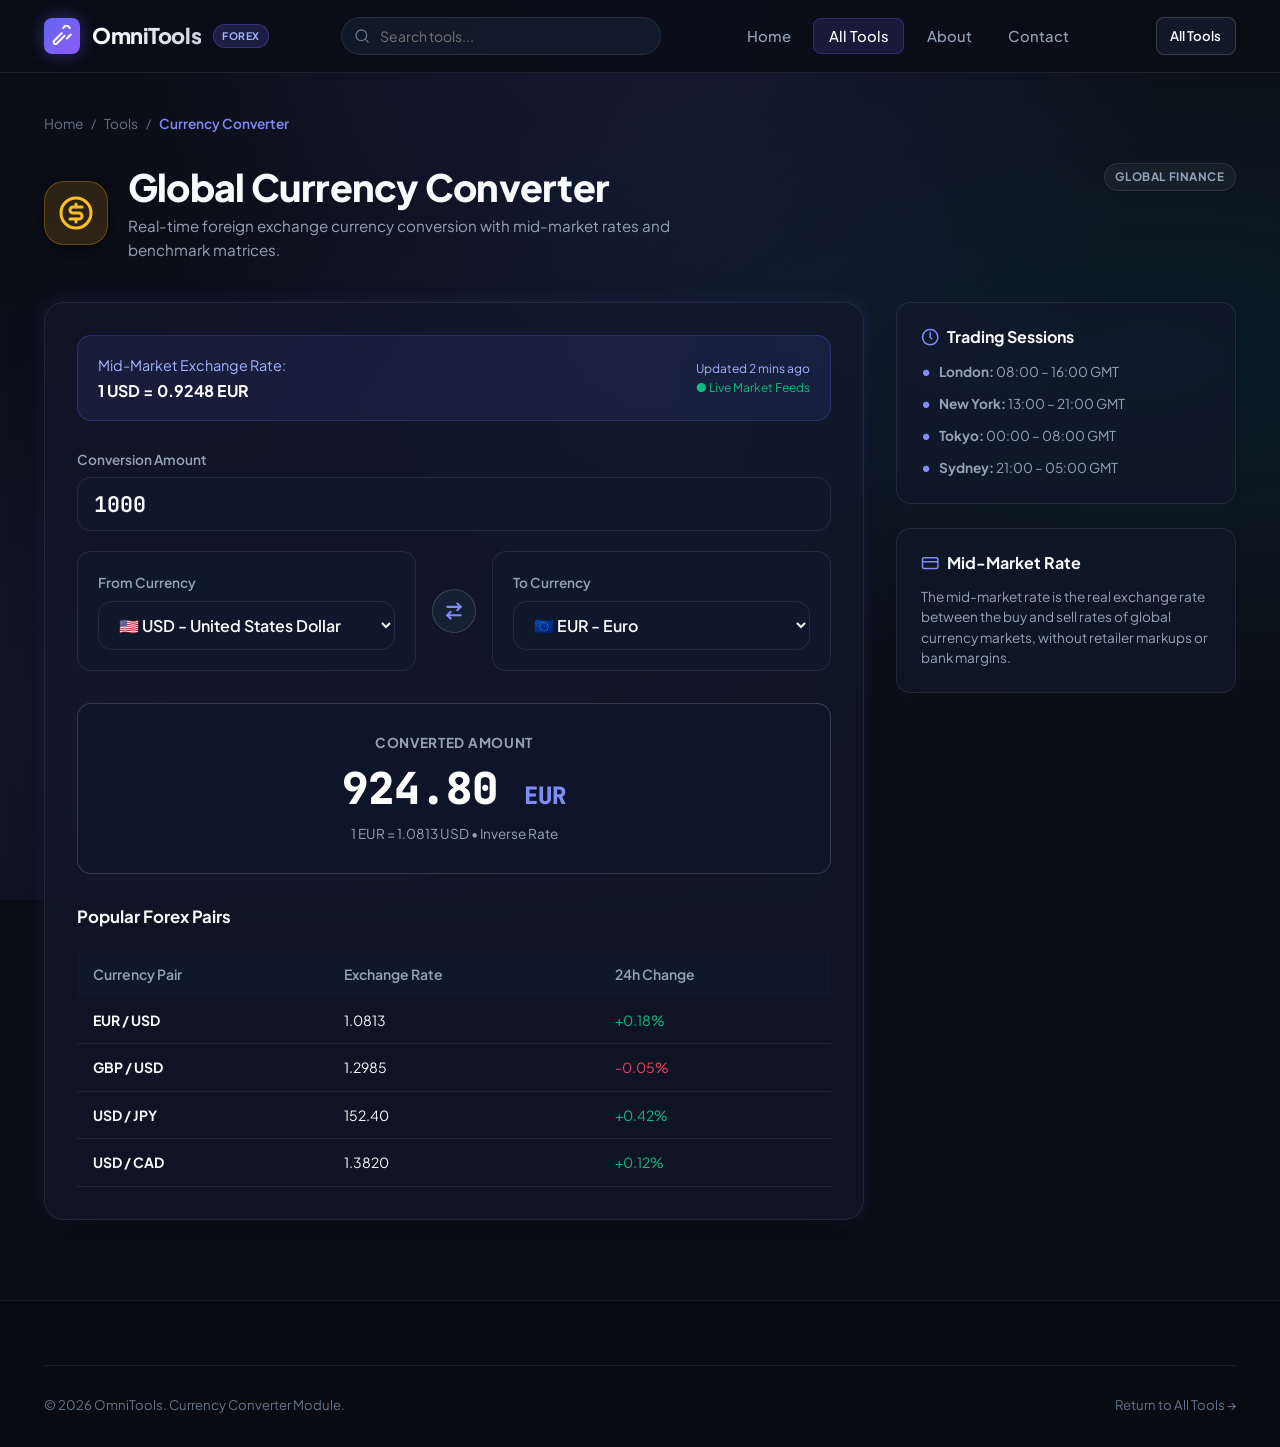
<file: currency-converter.html>
<!DOCTYPE html>
<html lang="en">
<head>
  <meta charset="UTF-8">
  <meta name="viewport" content="width=device-width, initial-scale=1.0">
  <title>Currency Converter - OmniTools</title>
  <meta name="description" content="Live foreign exchange rate calculator and global currency converter for USD, EUR, GBP, JPY, and international forex pairs.">
  <link rel="stylesheet" href="style.css">
</head>
<body>

  <!-- ================= Header ================= -->
  <header class="site-header">
    <div class="container nav-container">
      <a href="index.html" class="brand-logo" aria-label="OmniTools Home">
        <div class="brand-icon">
          <svg viewBox="0 0 24 24" fill="none" stroke="currentColor" stroke-width="2.2" stroke-linecap="round" stroke-linejoin="round">
            <path d="m15 12-8.5 8.5c-.83.83-2.17.83-3 0 0 0 0 0 0 0a2.12 2.12 0 0 1 0-3L12 9"/>
            <path d="M17.64 15 22 10.64"/>
            <path d="m20.91 3.26-2.17-2.17a2.12 2.12 0 0 0-3 0L13.5 3.33"/>
          </svg>
        </div>
        <span class="brand-text">OmniTools</span>
        <span class="brand-badge">Forex</span>
      </a>

      <div class="nav-search">
        <svg class="nav-search-icon" viewBox="0 0 24 24" fill="none" stroke="currentColor" stroke-width="2" stroke-linecap="round" stroke-linejoin="round"><circle cx="11" cy="11" r="8"></circle><line x1="21" y1="21" x2="16.65" y2="16.65"></line></svg>
        <input type="text" class="nav-search-input" placeholder="Search tools..." aria-label="Search tools">
      </div>

      <nav aria-label="Main Navigation">
        <ul class="nav-menu">
          <li><a href="index.html" class="nav-link">Home</a></li>
          <li><a href="index.html#tools-section" class="nav-link active">All Tools</a></li>
          <li><a href="index.html#about-section" class="nav-link">About</a></li>
          <li><a href="index.html#contact-section" class="nav-link">Contact</a></li>
        </ul>
      </nav>

      <div class="nav-actions">
        <a href="index.html" class="btn btn-secondary btn-sm">All Tools</a>
      </div>
    </div>
  </header>

  <!-- ================= Main Workspace ================= -->
  <main class="tool-page-wrapper">
    <div class="container">

      <!-- Breadcrumbs -->
      <nav class="breadcrumbs" aria-label="Breadcrumb">
        <a href="index.html">Home</a>
        <span class="breadcrumb-separator">/</span>
        <a href="index.html#tools-section">Tools</a>
        <span class="breadcrumb-separator">/</span>
        <span class="breadcrumb-current">Currency Converter</span>
      </nav>

      <!-- Tool Header Banner -->
      <div class="tool-header-banner">
        <div class="tool-meta-left">
          <div class="tool-header-icon card-color-amber">
            <svg viewBox="0 0 24 24" fill="none" stroke="currentColor" stroke-width="2" stroke-linecap="round" stroke-linejoin="round">
              <circle cx="12" cy="12" r="10"></circle>
              <path d="M16 8h-6a2 2 0 1 0 0 4h4a2 2 0 1 1 0 4H8"></path>
              <path d="M12 6v2m0 8v2"></path>
            </svg>
          </div>
          <div>
            <h1 class="tool-page-title">Global Currency Converter</h1>
            <p class="tool-page-subtitle">Real-time foreign exchange currency conversion with mid-market rates and benchmark matrices.</p>
          </div>
        </div>
        <span class="tool-category-badge">Global Finance</span>
      </div>

      <!-- Tool Workspace Grid -->
      <div class="tool-workspace-grid">
        
        <!-- Converter Unit -->
        <section class="tool-box" aria-label="Currency Converter Workspace">
          
          <!-- Live Rate Ticker -->
          <div class="currency-rate-banner">
            <div>
              <span class="rate-text">Mid-Market Exchange Rate:</span>
              <div class="rate-val">1 USD = 0.9248 EUR</div>
            </div>
            <div style="font-size: 0.75rem; color: #a5b4fc; text-align: right;">
              <div>Updated 2 mins ago</div>
              <div style="color: var(--accent-emerald);">● Live Market Feeds</div>
            </div>
          </div>

          <!-- Amount Input -->
          <div class="form-group">
            <label class="form-label" for="curr-amount">Conversion Amount</label>
            <input type="number" id="curr-amount" class="form-input" value="1000" style="font-size: 1.35rem; font-weight: 700; font-family: var(--font-mono);">
          </div>

          <!-- Conversion Currencies Selector Grid -->
          <div class="conversion-box-grid" style="margin-bottom: 2rem;">
            
            <!-- From Currency -->
            <div style="background: var(--bg-secondary); border: 1px solid var(--border-subtle); border-radius: var(--radius-md); padding: 1.25rem;">
              <span class="form-label">From Currency</span>
              <select class="form-select" style="font-weight: 600;">
                <option selected>🇺🇸 USD - United States Dollar</option>
                <option>🇪🇺 EUR - Euro</option>
                <option>🇬🇧 GBP - British Pound</option>
                <option>🇯🇵 JPY - Japanese Yen</option>
                <option>🇨🇦 CAD - Canadian Dollar</option>
                <option>🇦🇺 AUD - Australian Dollar</option>
                <option>🇨🇭 CHF - Swiss Franc</option>
              </select>
            </div>

            <!-- Swap Button -->
            <button class="swap-btn" type="button" aria-label="Swap currencies">
              <svg width="20" height="20" viewBox="0 0 24 24" fill="none" stroke="currentColor" stroke-width="2.5" stroke-linecap="round" stroke-linejoin="round">
                <path d="m16 3 4 4-4 4"></path>
                <path d="M20 7H4"></path>
                <path d="m8 21-4-4 4-4"></path>
                <path d="M4 17h16"></path>
              </svg>
            </button>

            <!-- To Currency -->
            <div style="background: var(--bg-secondary); border: 1px solid var(--border-subtle); border-radius: var(--radius-md); padding: 1.25rem;">
              <span class="form-label">To Currency</span>
              <select class="form-select" style="font-weight: 600;">
                <option>🇺🇸 USD - United States Dollar</option>
                <option selected>🇪🇺 EUR - Euro</option>
                <option>🇬🇧 GBP - British Pound</option>
                <option>🇯🇵 JPY - Japanese Yen</option>
                <option>🇨🇦 CAD - Canadian Dollar</option>
                <option>🇦🇺 AUD - Australian Dollar</option>
                <option>🇨🇭 CHF - Swiss Franc</option>
              </select>
            </div>

          </div>

          <!-- Total Result Output Card -->
          <div style="background: rgba(15, 23, 42, 0.9); border: 1px solid var(--border-medium); border-radius: var(--radius-md); padding: 1.75rem; text-align: center;">
            <div style="font-size: 0.85rem; color: var(--text-muted); text-transform: uppercase; font-weight: 700; letter-spacing: 0.05em;">Converted Amount</div>
            <div style="font-size: 2.75rem; font-weight: 800; color: #ffffff; line-height: 1.2; margin: 0.5rem 0; font-family: var(--font-mono);">
              924.80 <span style="font-size: 1.5rem; color: #818cf8;">EUR</span>
            </div>
            <div style="font-size: 0.85rem; color: var(--text-muted);">
              1 EUR = 1.0813 USD • Inverse Rate
            </div>
          </div>

          <!-- Popular Pair Rates Matrix Table -->
          <h3 style="font-size: 1.05rem; margin-top: 2rem; margin-bottom: 0.75rem; color: var(--text-main);">Popular Forex Pairs</h3>
          <table class="currency-table">
            <thead>
              <tr>
                <th>Currency Pair</th>
                <th>Exchange Rate</th>
                <th>24h Change</th>
              </tr>
            </thead>
            <tbody>
              <tr>
                <td><strong>EUR / USD</strong></td>
                <td>1.0813</td>
                <td style="color: var(--accent-emerald);">+0.18%</td>
              </tr>
              <tr>
                <td><strong>GBP / USD</strong></td>
                <td>1.2985</td>
                <td style="color: var(--accent-rose);">-0.05%</td>
              </tr>
              <tr>
                <td><strong>USD / JPY</strong></td>
                <td>152.40</td>
                <td style="color: var(--accent-emerald);">+0.42%</td>
              </tr>
              <tr>
                <td><strong>USD / CAD</strong></td>
                <td>1.3820</td>
                <td style="color: var(--accent-emerald);">+0.12%</td>
              </tr>
            </tbody>
          </table>

        </section>

        <!-- Sidebar Reference -->
        <aside class="tool-sidebar">
          <div class="guide-card">
            <h3 class="guide-card-title">
              <svg viewBox="0 0 24 24" fill="none" stroke="currentColor" stroke-width="2" stroke-linecap="round" stroke-linejoin="round"><circle cx="12" cy="12" r="10"></circle><polyline points="12 6 12 12 14 14"></polyline></svg>
              Trading Sessions
            </h3>
            <ul class="guide-list">
              <li><strong>London:</strong> 08:00 – 16:00 GMT</li>
              <li><strong>New York:</strong> 13:00 – 21:00 GMT</li>
              <li><strong>Tokyo:</strong> 00:00 – 08:00 GMT</li>
              <li><strong>Sydney:</strong> 21:00 – 05:00 GMT</li>
            </ul>
          </div>

          <div class="guide-card">
            <h3 class="guide-card-title">
              <svg viewBox="0 0 24 24" fill="none" stroke="currentColor" stroke-width="2" stroke-linecap="round" stroke-linejoin="round"><rect x="2" y="5" width="20" height="14" rx="2"></rect><line x1="2" y1="10" x2="22" y2="10"></line></svg>
              Mid-Market Rate
            </h3>
            <p style="font-size: 0.85rem; color: var(--text-muted); line-height: 1.5;">
              The mid-market rate is the real exchange rate between the buy and sell rates of global currency markets, without retailer markups or bank margins.
            </p>
          </div>
        </aside>

      </div>
    </div>
  </main>

  <!-- ================= Footer ================= -->
  <footer class="site-footer">
    <div class="container">
      <div class="footer-bottom">
        <p>&copy; 2026 OmniTools. Currency Converter Module.</p>
        <p><a href="index.html">Return to All Tools &rarr;</a></p>
      </div>
    </div>
  </footer>

  <script src="script.js" defer></script>
</body>
</html>
</file>
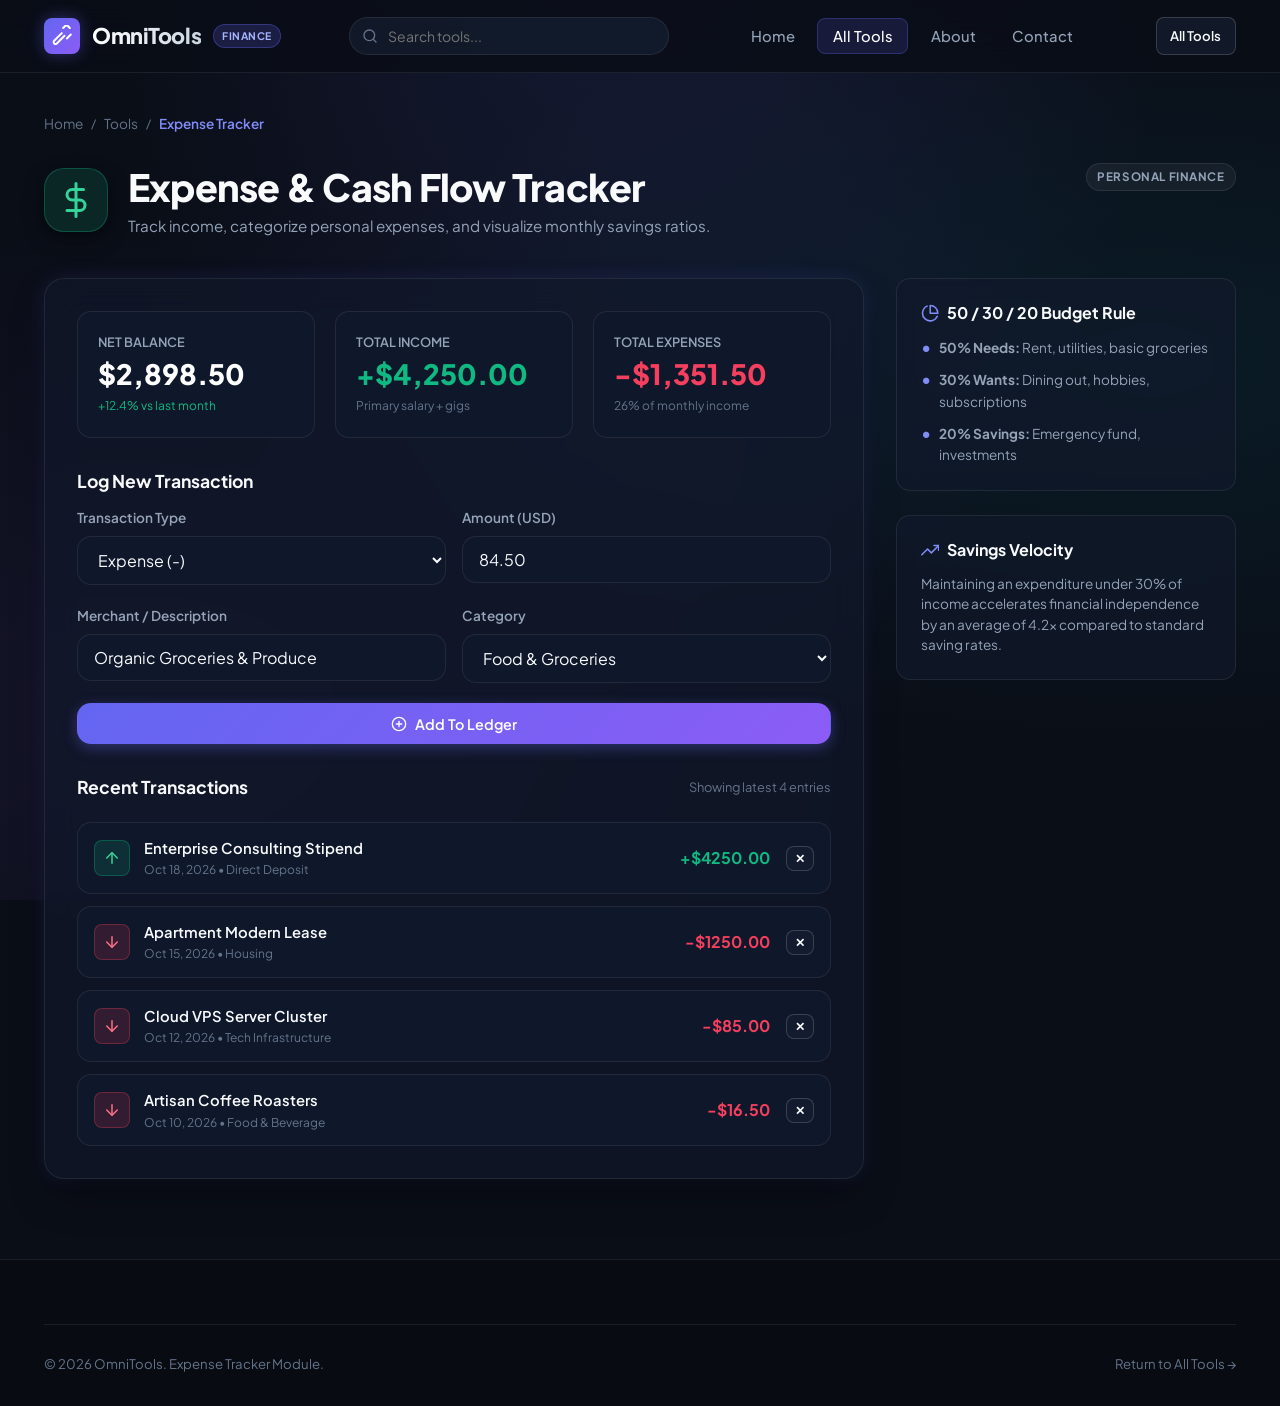
<file: expense-tracker.html>
<!DOCTYPE html>
<html lang="en">
<head>
  <meta charset="UTF-8">
  <meta name="viewport" content="width=device-width, initial-scale=1.0">
  <title>Expense Tracker & Budget - OmniTools</title>
  <meta name="description" content="Personal budget planner and expense tracker with income monitoring, spending breakdown, and cash flow balance summaries.">
  <link rel="stylesheet" href="style.css">
</head>
<body>

  <!-- ================= Header ================= -->
  <header class="site-header">
    <div class="container nav-container">
      <a href="index.html" class="brand-logo" aria-label="OmniTools Home">
        <div class="brand-icon">
          <svg viewBox="0 0 24 24" fill="none" stroke="currentColor" stroke-width="2.2" stroke-linecap="round" stroke-linejoin="round">
            <path d="m15 12-8.5 8.5c-.83.83-2.17.83-3 0 0 0 0 0 0 0a2.12 2.12 0 0 1 0-3L12 9"/>
            <path d="M17.64 15 22 10.64"/>
            <path d="m20.91 3.26-2.17-2.17a2.12 2.12 0 0 0-3 0L13.5 3.33"/>
          </svg>
        </div>
        <span class="brand-text">OmniTools</span>
        <span class="brand-badge">Finance</span>
      </a>

      <div class="nav-search">
        <svg class="nav-search-icon" viewBox="0 0 24 24" fill="none" stroke="currentColor" stroke-width="2" stroke-linecap="round" stroke-linejoin="round"><circle cx="11" cy="11" r="8"></circle><line x1="21" y1="21" x2="16.65" y2="16.65"></line></svg>
        <input type="text" class="nav-search-input" placeholder="Search tools..." aria-label="Search tools">
      </div>

      <nav aria-label="Main Navigation">
        <ul class="nav-menu">
          <li><a href="index.html" class="nav-link">Home</a></li>
          <li><a href="index.html#tools-section" class="nav-link active">All Tools</a></li>
          <li><a href="index.html#about-section" class="nav-link">About</a></li>
          <li><a href="index.html#contact-section" class="nav-link">Contact</a></li>
        </ul>
      </nav>

      <div class="nav-actions">
        <a href="index.html" class="btn btn-secondary btn-sm">All Tools</a>
      </div>
    </div>
  </header>

  <!-- ================= Main Workspace ================= -->
  <main class="tool-page-wrapper">
    <div class="container">

      <!-- Breadcrumbs -->
      <nav class="breadcrumbs" aria-label="Breadcrumb">
        <a href="index.html">Home</a>
        <span class="breadcrumb-separator">/</span>
        <a href="index.html#tools-section">Tools</a>
        <span class="breadcrumb-separator">/</span>
        <span class="breadcrumb-current">Expense Tracker</span>
      </nav>

      <!-- Tool Header Banner -->
      <div class="tool-header-banner">
        <div class="tool-meta-left">
          <div class="tool-header-icon card-color-emerald">
            <svg viewBox="0 0 24 24" fill="none" stroke="currentColor" stroke-width="2" stroke-linecap="round" stroke-linejoin="round">
              <line x1="12" y1="1" x2="12" y2="23"></line>
              <path d="M17 5H9.5a3.5 3.5 0 0 0 0 7h5a3.5 3.5 0 0 1 0 7H6"></path>
            </svg>
          </div>
          <div>
            <h1 class="tool-page-title">Expense & Cash Flow Tracker</h1>
            <p class="tool-page-subtitle">Track income, categorize personal expenses, and visualize monthly savings ratios.</p>
          </div>
        </div>
        <span class="tool-category-badge">Personal Finance</span>
      </div>

      <!-- Tool Workspace Grid -->
      <div class="tool-workspace-grid">
        
        <!-- Main Ledger & Form -->
        <section class="tool-box" aria-label="Expense Ledger">
          
          <!-- Summary Cards -->
          <div class="budget-summary-grid">
            <div class="budget-card">
              <div class="budget-card-title">Net Balance</div>
              <div class="budget-card-val val-balance">$4,820.50</div>
              <span style="font-size: 0.75rem; color: var(--accent-emerald);">+12.4% vs last month</span>
            </div>
            <div class="budget-card">
              <div class="budget-card-title">Total Income</div>
              <div class="budget-card-val val-income">+$6,500.00</div>
              <span style="font-size: 0.75rem; color: var(--text-dim);">Primary salary + gigs</span>
            </div>
            <div class="budget-card">
              <div class="budget-card-title">Total Expenses</div>
              <div class="budget-card-val val-expense">-$1,679.50</div>
              <span style="font-size: 0.75rem; color: var(--text-dim);">26% of monthly income</span>
            </div>
          </div>

          <!-- Add Transaction Form -->
          <h3 style="font-size: 1.1rem; margin-bottom: 1rem; color: var(--text-main);">Log New Transaction</h3>
          <form onsubmit="return false;" style="margin-bottom: 2rem;">
            <div class="form-row">
              <div class="form-group">
                <label class="form-label" for="tx-type">Transaction Type</label>
                <select id="tx-type" class="form-select">
                  <option value="expense">Expense (-)</option>
                  <option value="income">Income (+)</option>
                </select>
              </div>
              <div class="form-group">
                <label class="form-label" for="tx-amount">Amount (USD)</label>
                <input type="number" id="tx-amount" class="form-input" placeholder="0.00" value="84.50" step="0.01">
              </div>
            </div>

            <div class="form-row">
              <div class="form-group">
                <label class="form-label" for="tx-title">Merchant / Description</label>
                <input type="text" id="tx-title" class="form-input" placeholder="e.g. Whole Foods Market" value="Organic Groceries & Produce">
              </div>
              <div class="form-group">
                <label class="form-label" for="tx-category">Category</label>
                <select id="tx-category" class="form-select">
                  <option>Food & Groceries</option>
                  <option>Housing & Rent</option>
                  <option>Utilities & Internet</option>
                  <option>Tech & Software</option>
                  <option>Entertainment</option>
                  <option>Transportation</option>
                </select>
              </div>
            </div>

            <button class="btn btn-primary" type="button" style="width: 100%;">
              <svg width="16" height="16" viewBox="0 0 24 24" fill="none" stroke="currentColor" stroke-width="2" stroke-linecap="round" stroke-linejoin="round"><circle cx="12" cy="12" r="10"></circle><line x1="12" y1="8" x2="12" y2="16"></line><line x1="8" y1="12" x2="16" y2="12"></line></svg>
              Add To Ledger
            </button>
          </form>

          <!-- Recent Transactions List -->
          <div style="display: flex; justify-content: space-between; align-items: center; margin-bottom: 0.75rem;">
            <h3 style="font-size: 1.1rem; color: var(--text-main);">Recent Transactions</h3>
            <span style="font-size: 0.8rem; color: var(--text-dim);">Showing latest 4 entries</span>
          </div>

          <ul class="tx-list">
            <li class="tx-item">
              <div class="tx-icon-group">
                <div class="tx-icon card-color-emerald">
                  <svg width="18" height="18" viewBox="0 0 24 24" fill="none" stroke="currentColor" stroke-width="2" stroke-linecap="round" stroke-linejoin="round"><line x1="12" y1="19" x2="12" y2="5"></line><polyline points="5 12 12 5 19 12"></polyline></svg>
                </div>
                <div>
                  <div class="tx-title">Enterprise Consulting Stipend</div>
                  <div class="tx-date">Oct 18, 2026 • Direct Deposit</div>
                </div>
              </div>
              <div class="tx-amount plus">+$4,250.00</div>
            </li>

            <li class="tx-item">
              <div class="tx-icon-group">
                <div class="tx-icon card-color-rose">
                  <svg width="18" height="18" viewBox="0 0 24 24" fill="none" stroke="currentColor" stroke-width="2" stroke-linecap="round" stroke-linejoin="round"><line x1="12" y1="5" x2="12" y2="19"></line><polyline points="19 12 12 19 5 12"></polyline></svg>
                </div>
                <div>
                  <div class="tx-title">Apartment Modern Lease</div>
                  <div class="tx-date">Oct 15, 2026 • Housing</div>
                </div>
              </div>
              <div class="tx-amount minus">-$1,250.00</div>
            </li>

            <li class="tx-item">
              <div class="tx-icon-group">
                <div class="tx-icon card-color-rose">
                  <svg width="18" height="18" viewBox="0 0 24 24" fill="none" stroke="currentColor" stroke-width="2" stroke-linecap="round" stroke-linejoin="round"><line x1="12" y1="5" x2="12" y2="19"></line><polyline points="19 12 12 19 5 12"></polyline></svg>
                </div>
                <div>
                  <div class="tx-title">Cloud VPS Server Cluster</div>
                  <div class="tx-date">Oct 12, 2026 • Tech Infrastructure</div>
                </div>
              </div>
              <div class="tx-amount minus">-$85.00</div>
            </li>

            <li class="tx-item">
              <div class="tx-icon-group">
                <div class="tx-icon card-color-rose">
                  <svg width="18" height="18" viewBox="0 0 24 24" fill="none" stroke="currentColor" stroke-width="2" stroke-linecap="round" stroke-linejoin="round"><line x1="12" y1="5" x2="12" y2="19"></line><polyline points="19 12 12 19 5 12"></polyline></svg>
                </div>
                <div>
                  <div class="tx-title">Artisan Coffee Roasters</div>
                  <div class="tx-date">Oct 10, 2026 • Food & Beverage</div>
                </div>
              </div>
              <div class="tx-amount minus">-$16.50</div>
            </li>
          </ul>

        </section>

        <!-- Sidebar Reference -->
        <aside class="tool-sidebar">
          <div class="guide-card">
            <h3 class="guide-card-title">
              <svg viewBox="0 0 24 24" fill="none" stroke="currentColor" stroke-width="2" stroke-linecap="round" stroke-linejoin="round"><path d="M21.21 15.89A10 10 0 1 1 8 2.83"></path><path d="M22 12A10 10 0 0 0 12 2v10z"></path></svg>
              50 / 30 / 20 Budget Rule
            </h3>
            <ul class="guide-list">
              <li><strong>50% Needs:</strong> Rent, utilities, basic groceries</li>
              <li><strong>30% Wants:</strong> Dining out, hobbies, subscriptions</li>
              <li><strong>20% Savings:</strong> Emergency fund, investments</li>
            </ul>
          </div>

          <div class="guide-card">
            <h3 class="guide-card-title">
              <svg viewBox="0 0 24 24" fill="none" stroke="currentColor" stroke-width="2" stroke-linecap="round" stroke-linejoin="round"><polyline points="23 6 13.5 15.5 8.5 10.5 1 18"></polyline><polyline points="17 6 23 6 23 12"></polyline></svg>
              Savings Velocity
            </h3>
            <p style="font-size: 0.85rem; color: var(--text-muted); line-height: 1.5;">
              Maintaining an expenditure under 30% of income accelerates financial independence by an average of 4.2x compared to standard saving rates.
            </p>
          </div>
        </aside>

      </div>
    </div>
  </main>

  <!-- ================= Footer ================= -->
  <footer class="site-footer">
    <div class="container">
      <div class="footer-bottom">
        <p>&copy; 2026 OmniTools. Expense Tracker Module.</p>
        <p><a href="index.html">Return to All Tools &rarr;</a></p>
      </div>
    </div>
  </footer>

  <script src="script.js" defer></script>
</body>
</html>
</file>
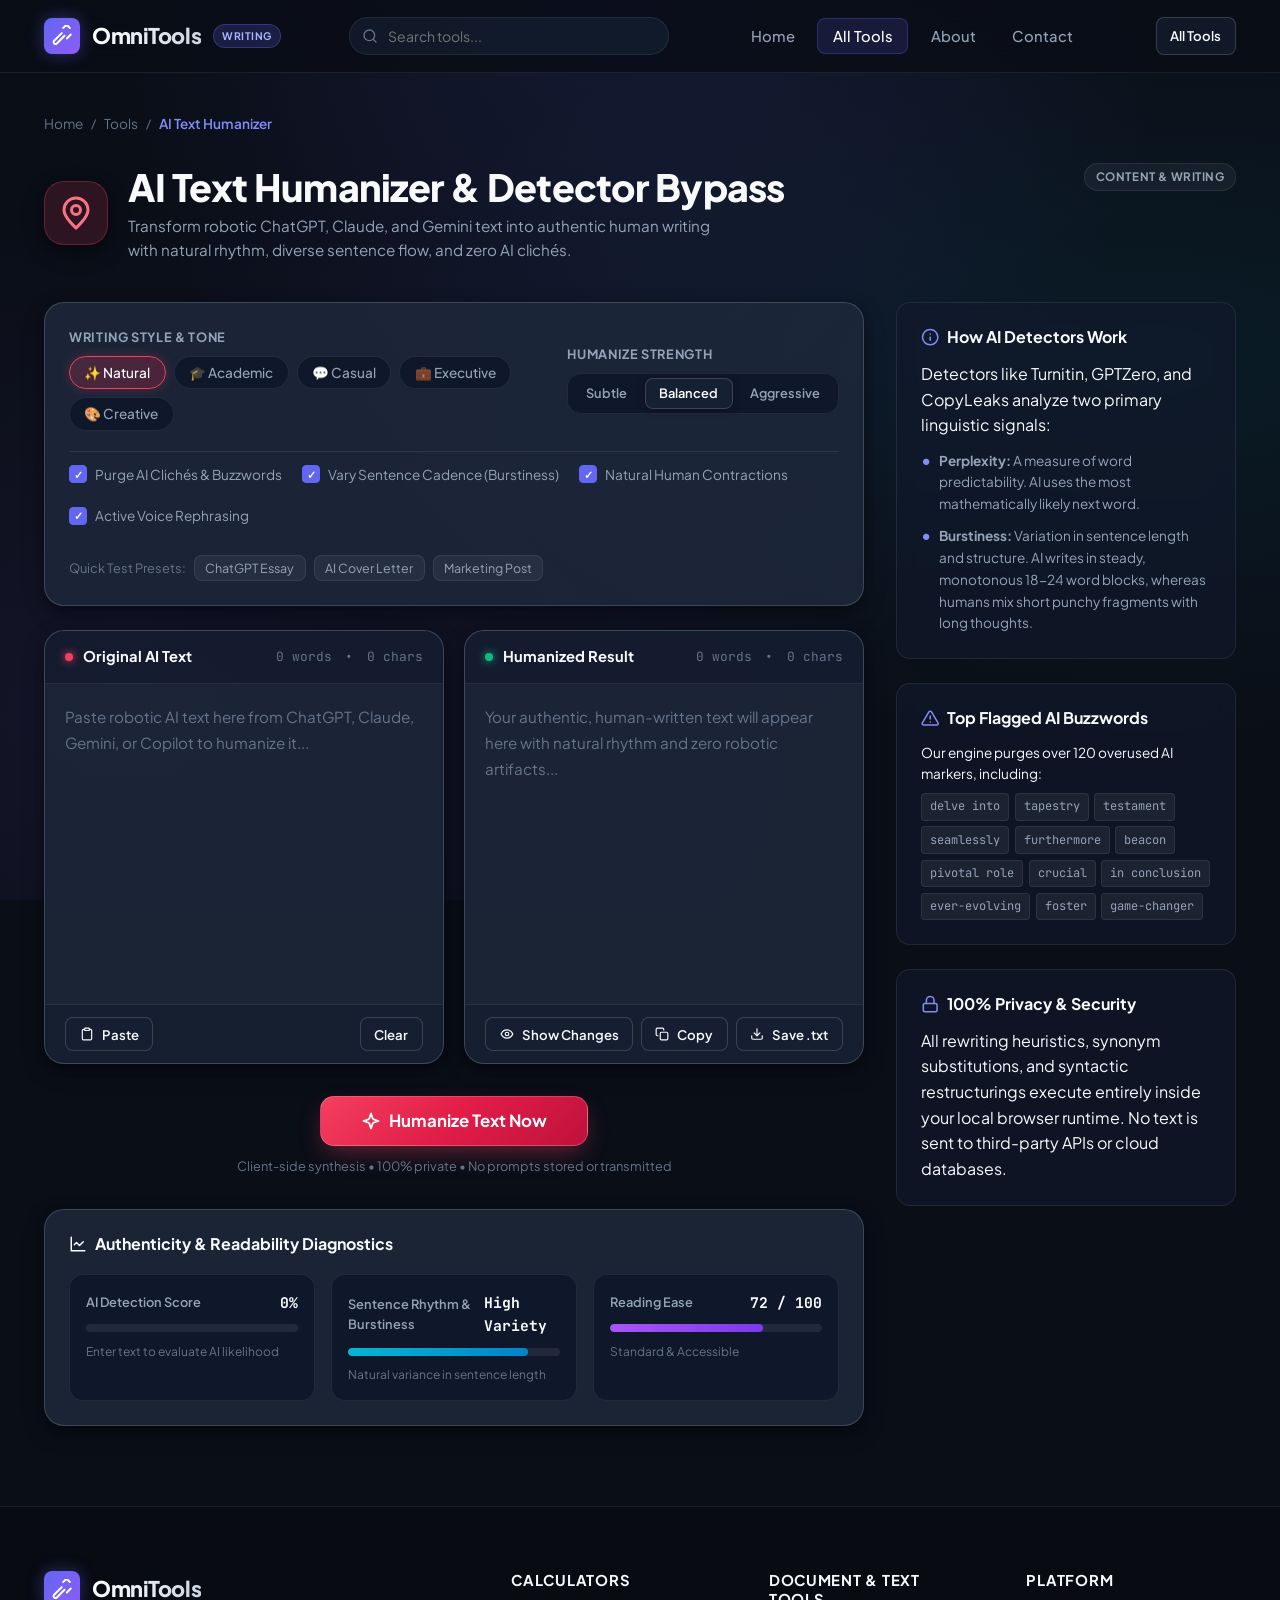
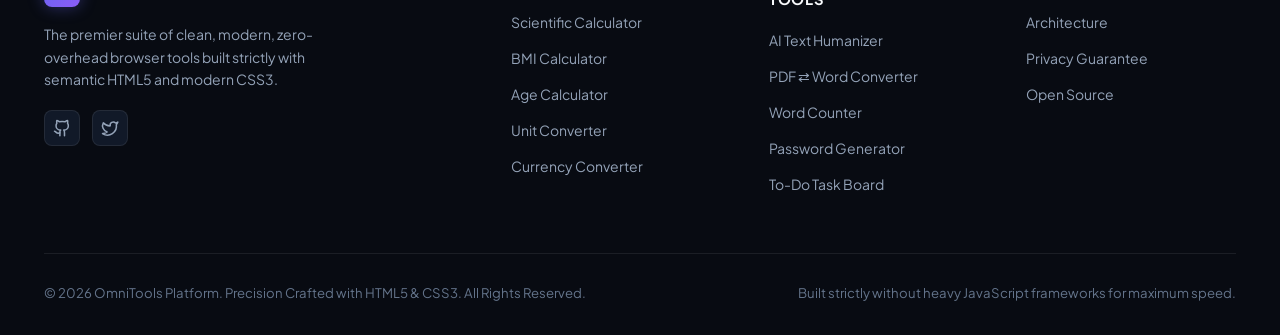
<file: humanize-text.html>
<!DOCTYPE html>
<html lang="en">
<head>
  <meta charset="UTF-8">
  <meta name="viewport" content="width=device-width, initial-scale=1.0">
  <title>AI Text Humanizer - OmniTools</title>
  <meta name="description" content="Free online AI text humanizer. Convert robotic, AI-generated text into authentic, natural, human-written content. Bypass AI detectors and remove repetitive clichés.">
  <link rel="stylesheet" href="style.css">
</head>
<body>

  <!-- ================= Header / Navigation ================= -->
  <header class="site-header">
    <div class="container nav-container">
      <a href="index.html" class="brand-logo" aria-label="OmniTools Home">
        <div class="brand-icon">
          <svg viewBox="0 0 24 24" fill="none" stroke="currentColor" stroke-width="2.2" stroke-linecap="round" stroke-linejoin="round">
            <path d="m15 12-8.5 8.5c-.83.83-2.17.83-3 0 0 0 0 0 0 0a2.12 2.12 0 0 1 0-3L12 9"/>
            <path d="M17.64 15 22 10.64"/>
            <path d="m20.91 3.26-2.17-2.17a2.12 2.12 0 0 0-3 0L13.5 3.33"/>
          </svg>
        </div>
        <span class="brand-text">OmniTools</span>
        <span class="brand-badge">Writing</span>
      </a>

      <!-- Search Bar UI -->
      <div class="nav-search">
        <svg class="nav-search-icon" viewBox="0 0 24 24" fill="none" stroke="currentColor" stroke-width="2" stroke-linecap="round" stroke-linejoin="round"><circle cx="11" cy="11" r="8"></circle><line x1="21" y1="21" x2="16.65" y2="16.65"></line></svg>
        <input type="text" class="nav-search-input" placeholder="Search tools..." aria-label="Search tools">
      </div>

      <nav aria-label="Main Navigation">
        <ul class="nav-menu">
          <li><a href="index.html" class="nav-link">Home</a></li>
          <li><a href="index.html#tools-section" class="nav-link active">All Tools</a></li>
          <li><a href="index.html#about-section" class="nav-link">About</a></li>
          <li><a href="index.html#contact-section" class="nav-link">Contact</a></li>
        </ul>
      </nav>

      <div class="nav-actions">
        <a href="index.html" class="btn btn-secondary btn-sm">All Tools</a>
      </div>
    </div>
  </header>

  <!-- ================= Main Workspace ================= -->
  <main class="tool-page-wrapper">
    <div class="container">

      <!-- Breadcrumbs -->
      <nav class="breadcrumbs" aria-label="Breadcrumb">
        <a href="index.html">Home</a>
        <span class="breadcrumb-separator">/</span>
        <a href="index.html#tools-section">Tools</a>
        <span class="breadcrumb-separator">/</span>
        <span class="breadcrumb-current">AI Text Humanizer</span>
      </nav>

      <!-- Tool Header Banner -->
      <div class="tool-header-banner">
        <div class="tool-meta-left">
          <div class="tool-header-icon card-color-rose">
            <svg viewBox="0 0 24 24" fill="none" stroke="currentColor" stroke-width="2" stroke-linecap="round" stroke-linejoin="round">
              <path d="M12 2a8 8 0 0 0-8 8c0 5 8 12 8 12s8-7 8-12a8 8 0 0 0-8-8z"></path>
              <circle cx="12" cy="10" r="3"></circle>
            </svg>
          </div>
          <div>
            <h1 class="tool-page-title">AI Text Humanizer & Detector Bypass</h1>
            <p class="tool-page-subtitle">Transform robotic ChatGPT, Claude, and Gemini text into authentic human writing with natural rhythm, diverse sentence flow, and zero AI clichés.</p>
          </div>
        </div>
        <span class="tool-category-badge">Content & Writing</span>
      </div>

      <!-- Main Workspace Grid -->
      <div class="tool-workspace-grid" style="grid-template-columns: minmax(0, 1fr) 340px;">
        
        <!-- Center Workspace -->
        <div class="humanizer-container">

          <!-- Controls Bar: Modes & Strength -->
          <div class="humanizer-controls-card">
            <div class="control-row">
              <div class="control-item">
                <label class="control-label" for="humanize-tone-select">Writing Style & Tone</label>
                <div class="tone-pill-group" id="tone-selector">
                  <button type="button" class="tone-pill active" data-tone="natural">✨ Natural</button>
                  <button type="button" class="tone-pill" data-tone="academic">🎓 Academic</button>
                  <button type="button" class="tone-pill" data-tone="casual">💬 Casual</button>
                  <button type="button" class="tone-pill" data-tone="business">💼 Executive</button>
                  <button type="button" class="tone-pill" data-tone="creative">🎨 Creative</button>
                </div>
              </div>

              <div class="control-item">
                <label class="control-label">Humanize Strength</label>
                <div class="strength-selector" id="strength-selector">
                  <button type="button" class="strength-btn" data-strength="light">Subtle</button>
                  <button type="button" class="strength-btn active" data-strength="balanced">Balanced</button>
                  <button type="button" class="strength-btn" data-strength="aggressive">Aggressive</button>
                </div>
              </div>
            </div>

            <!-- Advanced Filters Row -->
            <div class="options-toggle-row">
              <label class="custom-checkbox-label">
                <input type="checkbox" id="chk-remove-cliches" checked>
                <span class="checkbox-custom"></span>
                <span>Purge AI Clichés & Buzzwords</span>
              </label>
              <label class="custom-checkbox-label">
                <input type="checkbox" id="chk-vary-length" checked>
                <span class="checkbox-custom"></span>
                <span>Vary Sentence Cadence (Burstiness)</span>
              </label>
              <label class="custom-checkbox-label">
                <input type="checkbox" id="chk-contractions" checked>
                <span class="checkbox-custom"></span>
                <span>Natural Human Contractions</span>
              </label>
              <label class="custom-checkbox-label">
                <input type="checkbox" id="chk-active-voice" checked>
                <span class="checkbox-custom"></span>
                <span>Active Voice Rephrasing</span>
              </label>
            </div>

            <!-- Sample Presets -->
            <div class="sample-preset-bar">
              <span class="sample-preset-label">Quick Test Presets:</span>
              <button type="button" class="btn-preset" id="load-sample-tech">ChatGPT Essay</button>
              <button type="button" class="btn-preset" id="load-sample-cover">AI Cover Letter</button>
              <button type="button" class="btn-preset" id="load-sample-blog">Marketing Post</button>
            </div>
          </div>

          <!-- Dual Editor Workspace (Side-by-Side or Responsive Stack) -->
          <div class="humanizer-panels-grid">
            
            <!-- Left: Source AI Text Panel -->
            <div class="humanizer-panel">
              <div class="panel-header">
                <div class="panel-title-wrap">
                  <span class="panel-status-dot dot-ai"></span>
                  <span class="panel-title">Original AI Text</span>
                </div>
                <div class="panel-meta">
                  <span id="source-word-count">0 words</span>
                  <span class="panel-meta-sep">•</span>
                  <span id="source-char-count">0 chars</span>
                </div>
              </div>

              <div class="panel-textarea-wrapper">
                <textarea id="humanize-input" class="humanize-textarea" placeholder="Paste robotic AI text here from ChatGPT, Claude, Gemini, or Copilot to humanize it..."></textarea>
              </div>

              <div class="panel-footer-actions">
                <button type="button" class="btn btn-secondary btn-sm" id="btn-paste-source">
                  <svg width="14" height="14" viewBox="0 0 24 24" fill="none" stroke="currentColor" stroke-width="2" stroke-linecap="round" stroke-linejoin="round"><path d="M16 4h2a2 2 0 0 1 2 2v14a2 2 0 0 1-2 2H6a2 2 0 0 1-2-2V6a2 2 0 0 1 2-2h2"></path><rect x="8" y="2" width="8" height="4" rx="1" ry="1"></rect></svg>
                  Paste
                </button>
                <button type="button" class="btn btn-secondary btn-sm" id="btn-clear-source">
                  Clear
                </button>
              </div>
            </div>

            <!-- Right: Humanized Output Panel -->
            <div class="humanizer-panel">
              <div class="panel-header">
                <div class="panel-title-wrap">
                  <span class="panel-status-dot dot-human"></span>
                  <span class="panel-title">Humanized Result</span>
                </div>
                <div class="panel-meta">
                  <span id="target-word-count">0 words</span>
                  <span class="panel-meta-sep">•</span>
                  <span id="target-char-count">0 chars</span>
                </div>
              </div>

              <div class="panel-textarea-wrapper">
                <!-- Textarea for output / editing -->
                <textarea id="humanize-output" class="humanize-textarea" placeholder="Your authentic, human-written text will appear here with natural rhythm and zero robotic artifacts..." readonly></textarea>
                
                <!-- Highlighted Diff View (toggleable) -->
                <div id="humanize-diff-view" class="humanize-diff-box" style="display: none;"></div>
              </div>

              <div class="panel-footer-actions">
                <div style="display: flex; gap: 0.5rem; align-items: center;">
                  <button type="button" class="btn btn-secondary btn-sm" id="btn-toggle-diff" title="Highlight modified words & phrases">
                    <svg width="14" height="14" viewBox="0 0 24 24" fill="none" stroke="currentColor" stroke-width="2" stroke-linecap="round" stroke-linejoin="round"><path d="M2 12s3-7 10-7 10 7 10 7-3 7-10 7-10-7-10-7Z"></path><circle cx="12" cy="12" r="3"></circle></svg>
                    <span id="diff-toggle-text">Show Changes</span>
                  </button>
                </div>
                
                <div style="display: flex; gap: 0.5rem;">
                  <button type="button" class="btn btn-secondary btn-sm" id="btn-copy-output">
                    <svg width="14" height="14" viewBox="0 0 24 24" fill="none" stroke="currentColor" stroke-width="2" stroke-linecap="round" stroke-linejoin="round"><rect x="9" y="9" width="13" height="13" rx="2" ry="2"></rect><path d="M5 15H4a2 2 0 0 1-2-2V4a2 2 0 0 1 2-2h9a2 2 0 0 1 2 2v1"></path></svg>
                    Copy
                  </button>
                  <button type="button" class="btn btn-secondary btn-sm" id="btn-download-output" title="Download as text file">
                    <svg width="14" height="14" viewBox="0 0 24 24" fill="none" stroke="currentColor" stroke-width="2" stroke-linecap="round" stroke-linejoin="round"><path d="M21 15v4a2 2 0 0 1-2 2H5a2 2 0 0 1-2-2v-4"></path><polyline points="7 10 12 15 17 10"></polyline><line x1="12" y1="15" x2="12" y2="3"></line></svg>
                    Save .txt
                  </button>
                </div>
              </div>
            </div>

          </div>

          <!-- Primary Trigger Button Bar -->
          <div class="humanize-trigger-bar">
            <button type="button" class="btn btn-primary btn-lg" id="btn-run-humanize">
              <svg width="20" height="20" viewBox="0 0 24 24" fill="none" stroke="currentColor" stroke-width="2.2" stroke-linecap="round" stroke-linejoin="round">
                <path d="m12 3-1.9 5.8a2 2 0 0 1-1.3 1.3L3 12l5.8 1.9a2 2 0 0 1 1.3 1.3L12 21l1.9-5.8a2 2 0 0 1 1.3-1.3L21 12l-5.8-1.9a2 2 0 0 1-1.3-1.3Z"/>
              </svg>
              <span>Humanize Text Now</span>
            </button>
            <p class="trigger-hint">Client-side synthesis • 100% private • No prompts stored or transmitted</p>
          </div>

          <!-- Live Analytics & Detection Gauge Card -->
          <div class="humanize-analytics-card">
            <h3 class="analytics-card-title">
              <svg width="18" height="18" viewBox="0 0 24 24" fill="none" stroke="currentColor" stroke-width="2" stroke-linecap="round" stroke-linejoin="round"><path d="M3 3v18h18"></path><path d="m19 9-5 5-4-4-3 3"></path></svg>
              Authenticity & Readability Diagnostics
            </h3>

            <div class="analytics-metrics-grid">
              <!-- AI Probability Gauge -->
              <div class="metric-meter-card">
                <div class="meter-top">
                  <span class="meter-label">AI Detection Score</span>
                  <span class="meter-value" id="meter-ai-score">0%</span>
                </div>
                <div class="meter-bar-track">
                  <div class="meter-bar-fill fill-green" id="meter-ai-bar" style="width: 0%;"></div>
                </div>
                <div class="meter-footer-note" id="meter-ai-status">Enter text to evaluate AI likelihood</div>
              </div>

              <!-- Burstiness / Cadence Variety -->
              <div class="metric-meter-card">
                <div class="meter-top">
                  <span class="meter-label">Sentence Rhythm & Burstiness</span>
                  <span class="meter-value" id="meter-cadence-val">High Variety</span>
                </div>
                <div class="meter-bar-track">
                  <div class="meter-bar-fill fill-cyan" id="meter-cadence-bar" style="width: 85%;"></div>
                </div>
                <div class="meter-footer-note">Natural variance in sentence length</div>
              </div>

              <!-- Flesch Reading Ease -->
              <div class="metric-meter-card">
                <div class="meter-top">
                  <span class="meter-label">Reading Ease</span>
                  <span class="meter-value" id="meter-readability-val">72 / 100</span>
                </div>
                <div class="meter-bar-track">
                  <div class="meter-bar-fill fill-purple" id="meter-readability-bar" style="width: 72%;"></div>
                </div>
                <div class="meter-footer-note" id="meter-readability-status">Standard & Accessible</div>
              </div>
            </div>

            <!-- Detected Clichés Replacement Badges -->
            <div class="cliches-detected-box" id="cliches-container" style="display: none;">
              <span class="cliches-box-title">Identified & Replaced AI Buzzwords:</span>
              <div class="cliches-badge-list" id="cliches-badge-list">
                <!-- Dynamically populated -->
              </div>
            </div>
          </div>

        </div>

        <!-- Sidebar Reference -->
        <aside class="tool-sidebar">
          
          <div class="guide-card">
            <h3 class="guide-card-title">
              <svg viewBox="0 0 24 24" fill="none" stroke="currentColor" stroke-width="2" stroke-linecap="round" stroke-linejoin="round"><circle cx="12" cy="12" r="10"></circle><path d="M12 16v-4"></path><path d="M12 8h.01"></path></svg>
              How AI Detectors Work
            </h3>
            <p class="guide-card-text">
              Detectors like Turnitin, GPTZero, and CopyLeaks analyze two primary linguistic signals:
            </p>
            <ul class="guide-list" style="margin-top: 0.75rem;">
              <li><strong>Perplexity:</strong> A measure of word predictability. AI uses the most mathematically likely next word.</li>
              <li><strong>Burstiness:</strong> Variation in sentence length and structure. AI writes in steady, monotonous 18-24 word blocks, whereas humans mix short punchy fragments with long thoughts.</li>
            </ul>
          </div>

          <div class="guide-card">
            <h3 class="guide-card-title">
              <svg viewBox="0 0 24 24" fill="none" stroke="currentColor" stroke-width="2" stroke-linecap="round" stroke-linejoin="round"><path d="M10.29 3.86L1.82 18a2 2 0 0 0 1.71 3h16.94a2 2 0 0 0 1.71-3L13.71 3.86a2 2 0 0 0-3.42 0z"></path><line x1="12" y1="9" x2="12" y2="13"></line><line x1="12" y1="17" x2="12.01" y2="17"></line></svg>
              Top Flagged AI Buzzwords
            </h3>
            <p class="guide-card-text" style="font-size: 0.85rem; margin-bottom: 0.5rem;">
              Our engine purges over 120 overused AI markers, including:
            </p>
            <div style="display: flex; flex-wrap: wrap; gap: 0.35rem;">
              <span class="buzzword-chip">delve into</span>
              <span class="buzzword-chip">tapestry</span>
              <span class="buzzword-chip">testament</span>
              <span class="buzzword-chip">seamlessly</span>
              <span class="buzzword-chip">furthermore</span>
              <span class="buzzword-chip">beacon</span>
              <span class="buzzword-chip">pivotal role</span>
              <span class="buzzword-chip">crucial</span>
              <span class="buzzword-chip">in conclusion</span>
              <span class="buzzword-chip">ever-evolving</span>
              <span class="buzzword-chip">foster</span>
              <span class="buzzword-chip">game-changer</span>
            </div>
          </div>

          <div class="guide-card">
            <h3 class="guide-card-title">
              <svg viewBox="0 0 24 24" fill="none" stroke="currentColor" stroke-width="2" stroke-linecap="round" stroke-linejoin="round"><rect x="3" y="11" width="18" height="11" rx="2" ry="2"></rect><path d="M7 11V7a5 5 0 0 1 10 0v4"></path></svg>
              100% Privacy & Security
            </h3>
            <p class="guide-card-text">
              All rewriting heuristics, synonym substitutions, and syntactic restructurings execute entirely inside your local browser runtime. No text is sent to third-party APIs or cloud databases.
            </p>
          </div>

        </aside>

      </div>
    </div>
  </main>

  <!-- ================= Footer ================= -->
  <footer class="site-footer">
    <div class="container">
      <div class="footer-top">
        <div class="footer-brand-col">
          <a href="index.html" class="brand-logo">
            <div class="brand-icon">
              <svg viewBox="0 0 24 24" fill="none" stroke="currentColor" stroke-width="2.2" stroke-linecap="round" stroke-linejoin="round">
                <path d="m15 12-8.5 8.5c-.83.83-2.17.83-3 0 0 0 0 0 0 0a2.12 2.12 0 0 1 0-3L12 9"/>
                <path d="M17.64 15 22 10.64"/>
                <path d="m20.91 3.26-2.17-2.17a2.12 2.12 0 0 0-3 0L13.5 3.33"/>
              </svg>
            </div>
            <span class="brand-text">OmniTools</span>
          </a>
          <p class="footer-desc">
            The premier suite of clean, modern, zero-overhead browser tools built strictly with semantic HTML5 and modern CSS3.
          </p>
          <div class="footer-socials">
            <a href="#" class="social-link" aria-label="GitHub"><svg viewBox="0 0 24 24" fill="none" stroke="currentColor" stroke-width="2" stroke-linecap="round" stroke-linejoin="round"><path d="M15 22v-4a4.8 4.8 0 0 0-1-3.5c3 0 6-2 6-5.5.08-1.25-.27-2.48-1-3.5.28-1.15.28-2.35 0-3.5 0 0-1 0-3 1.5-2.64-.5-5.36-.5-8 0C6 2 5 2 5 2c-.3 1.15-.3 2.35 0 3.5A5.403 5.403 0 0 0 4 9c0 3.5 3 5.5 6 5.5-.39.49-.68 1.05-.85 1.65-.17.6-.22 1.23-.15 1.85v4"></path><path d="M9 18c-4.51 2-5-2-7-2"></path></svg></a>
            <a href="#" class="social-link" aria-label="Twitter"><svg viewBox="0 0 24 24" fill="none" stroke="currentColor" stroke-width="2" stroke-linecap="round" stroke-linejoin="round"><path d="M22 4s-.7 2.1-2 3.4c1.6 10-9.4 17.3-18 11.6 2.2.1 4.4-.6 6-2C3 15.5.5 9.6 3 5c2.2 2.6 5.6 4.1 9 4-.9-4.2 4-6.6 7-3.8 1.1 0 3-1.2 3-1.2z"></path></svg></a>
          </div>
        </div>

        <div>
          <h4 class="footer-heading">Calculators</h4>
          <ul class="footer-link-list">
            <li><a href="scientific-calculator.html">Scientific Calculator</a></li>
            <li><a href="bmi-calculator.html">BMI Calculator</a></li>
            <li><a href="age-calculator.html">Age Calculator</a></li>
            <li><a href="unit-converter.html">Unit Converter</a></li>
            <li><a href="currency-converter.html">Currency Converter</a></li>
          </ul>
        </div>

        <div>
          <h4 class="footer-heading">Document & Text Tools</h4>
          <ul class="footer-link-list">
            <li><a href="humanize-text.html">AI Text Humanizer</a></li>
            <li><a href="pdf-word-converter.html">PDF ⇄ Word Converter</a></li>
            <li><a href="word-counter.html">Word Counter</a></li>
            <li><a href="password-generator.html">Password Generator</a></li>
            <li><a href="todo-list.html">To-Do Task Board</a></li>
          </ul>
        </div>

        <div>
          <h4 class="footer-heading">Platform</h4>
          <ul class="footer-link-list">
            <li><a href="index.html#about-section">Architecture</a></li>
            <li><a href="index.html#tools-section">Privacy Guarantee</a></li>
            <li><a href="index.html#contact-section">Open Source</a></li>
          </ul>
        </div>
      </div>

      <div class="footer-bottom">
        <p>&copy; 2026 OmniTools Platform. Precision Crafted with HTML5 & CSS3. All Rights Reserved.</p>
        <p>Built strictly without heavy JavaScript frameworks for maximum speed.</p>
      </div>
    </div>
  </footer>

  <script src="script.js" defer></script>
</body>
</html>
</file>
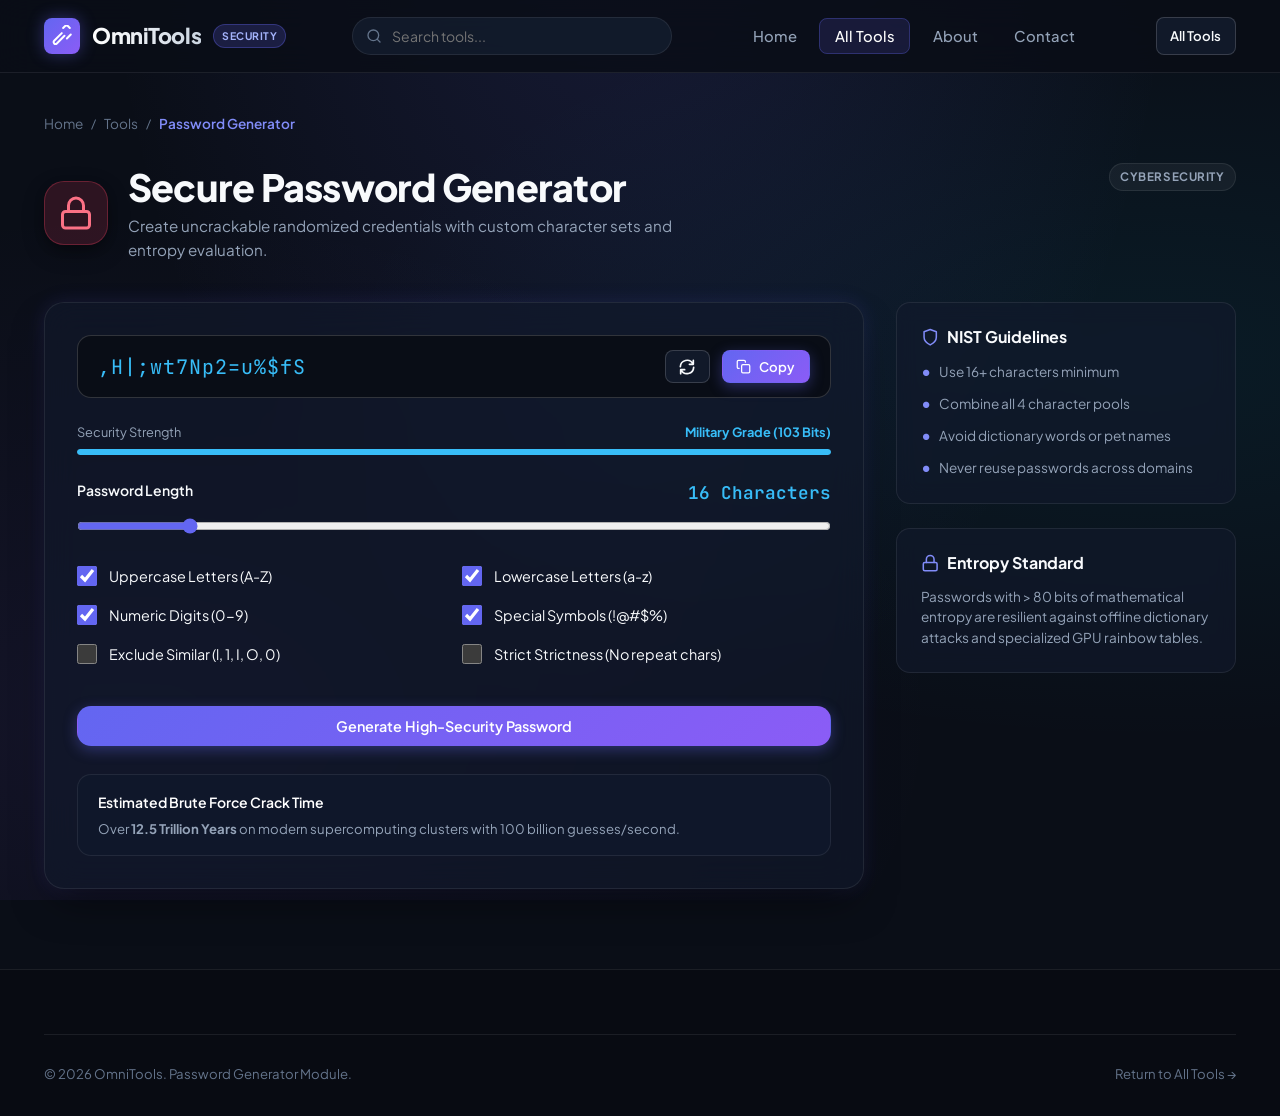
<file: password-generator.html>
<!DOCTYPE html>
<html lang="en">
<head>
  <meta charset="UTF-8">
  <meta name="viewport" content="width=device-width, initial-scale=1.0">
  <title>Password Generator - OmniTools</title>
  <meta name="description" content="Generate high-entropy, cryptographically strong, custom passwords with length sliders and security customization.">
  <link rel="stylesheet" href="style.css">
</head>
<body>

  <!-- ================= Header ================= -->
  <header class="site-header">
    <div class="container nav-container">
      <a href="index.html" class="brand-logo" aria-label="OmniTools Home">
        <div class="brand-icon">
          <svg viewBox="0 0 24 24" fill="none" stroke="currentColor" stroke-width="2.2" stroke-linecap="round" stroke-linejoin="round">
            <path d="m15 12-8.5 8.5c-.83.83-2.17.83-3 0 0 0 0 0 0 0a2.12 2.12 0 0 1 0-3L12 9"/>
            <path d="M17.64 15 22 10.64"/>
            <path d="m20.91 3.26-2.17-2.17a2.12 2.12 0 0 0-3 0L13.5 3.33"/>
          </svg>
        </div>
        <span class="brand-text">OmniTools</span>
        <span class="brand-badge">Security</span>
      </a>

      <div class="nav-search">
        <svg class="nav-search-icon" viewBox="0 0 24 24" fill="none" stroke="currentColor" stroke-width="2" stroke-linecap="round" stroke-linejoin="round"><circle cx="11" cy="11" r="8"></circle><line x1="21" y1="21" x2="16.65" y2="16.65"></line></svg>
        <input type="text" class="nav-search-input" placeholder="Search tools..." aria-label="Search tools">
      </div>

      <nav aria-label="Main Navigation">
        <ul class="nav-menu">
          <li><a href="index.html" class="nav-link">Home</a></li>
          <li><a href="index.html#tools-section" class="nav-link active">All Tools</a></li>
          <li><a href="index.html#about-section" class="nav-link">About</a></li>
          <li><a href="index.html#contact-section" class="nav-link">Contact</a></li>
        </ul>
      </nav>

      <div class="nav-actions">
        <a href="index.html" class="btn btn-secondary btn-sm">All Tools</a>
      </div>
    </div>
  </header>

  <!-- ================= Main Workspace ================= -->
  <main class="tool-page-wrapper">
    <div class="container">

      <!-- Breadcrumbs -->
      <nav class="breadcrumbs" aria-label="Breadcrumb">
        <a href="index.html">Home</a>
        <span class="breadcrumb-separator">/</span>
        <a href="index.html#tools-section">Tools</a>
        <span class="breadcrumb-separator">/</span>
        <span class="breadcrumb-current">Password Generator</span>
      </nav>

      <!-- Tool Header Banner -->
      <div class="tool-header-banner">
        <div class="tool-meta-left">
          <div class="tool-header-icon card-color-rose">
            <svg viewBox="0 0 24 24" fill="none" stroke="currentColor" stroke-width="2" stroke-linecap="round" stroke-linejoin="round">
              <rect x="3" y="11" width="18" height="11" rx="2" ry="2"></rect>
              <path d="M7 11V7a5 5 0 0 1 10 0v4"></path>
            </svg>
          </div>
          <div>
            <h1 class="tool-page-title">Secure Password Generator</h1>
            <p class="tool-page-subtitle">Create uncrackable randomized credentials with custom character sets and entropy evaluation.</p>
          </div>
        </div>
        <span class="tool-category-badge">Cybersecurity</span>
      </div>

      <!-- Tool Workspace Grid -->
      <div class="tool-workspace-grid">
        
        <!-- Generator Unit -->
        <section class="tool-box" aria-label="Password Generator Workspace">
          
          <!-- Generated Output Box -->
          <div class="pw-display-box">
            <div class="pw-text">k9#xP8$mQ!2vL@7wZ</div>
            <button class="btn btn-secondary btn-sm" type="button" aria-label="Generate new" title="Regenerate">
              <svg width="16" height="16" viewBox="0 0 24 24" fill="none" stroke="currentColor" stroke-width="2.5" stroke-linecap="round" stroke-linejoin="round"><path d="M21.5 2v6h-6M2.5 22v-6h6M2 11.5a10 10 0 0 1 18.8-4.3M22 12.5a10 10 0 0 1-18.8 4.2"/></svg>
            </button>
            <button class="btn btn-primary btn-sm" type="button">
              <svg width="15" height="15" viewBox="0 0 24 24" fill="none" stroke="currentColor" stroke-width="2" stroke-linecap="round" stroke-linejoin="round"><rect x="9" y="9" width="13" height="13" rx="2" ry="2"></rect><path d="M5 15H4a2 2 0 0 1-2-2V4a2 2 0 0 1 2-2h9a2 2 0 0 1 2 2v1"></path></svg>
              Copy
            </button>
          </div>

          <!-- Strength Meter Bar -->
          <div style="display: flex; justify-content: space-between; font-size: 0.8rem; margin-bottom: 0.4rem;">
            <span style="color: var(--text-muted);">Security Strength</span>
            <span style="color: var(--accent-emerald); font-weight: 700;">Very Strong (98.4 Bits Entropy)</span>
          </div>
          <div class="pw-strength-bar">
            <div class="pw-strength-fill" style="width: 95%;"></div>
          </div>

          <!-- Slider Range Control -->
          <div class="range-slider-wrapper">
            <div class="range-label-row">
              <span>Password Length</span>
              <span style="color: #38bdf8; font-family: var(--font-mono); font-size: 1.1rem;">16 Characters</span>
            </div>
            <input type="range" class="range-input" min="8" max="64" value="16">
          </div>

          <!-- Checkbox Options Grid -->
          <div class="pw-options-list">
            <label class="pw-checkbox-label">
              <input type="checkbox" checked class="todo-checkbox">
              <span>Uppercase Letters (A-Z)</span>
            </label>
            <label class="pw-checkbox-label">
              <input type="checkbox" checked class="todo-checkbox">
              <span>Lowercase Letters (a-z)</span>
            </label>
            <label class="pw-checkbox-label">
              <input type="checkbox" checked class="todo-checkbox">
              <span>Numeric Digits (0-9)</span>
            </label>
            <label class="pw-checkbox-label">
              <input type="checkbox" checked class="todo-checkbox">
              <span>Special Symbols (!@#$%)</span>
            </label>
            <label class="pw-checkbox-label">
              <input type="checkbox" class="todo-checkbox">
              <span>Exclude Similar (l, 1, I, O, 0)</span>
            </label>
            <label class="pw-checkbox-label">
              <input type="checkbox" class="todo-checkbox">
              <span>Strict Strictness (No repeat chars)</span>
            </label>
          </div>

          <button class="btn btn-primary" type="button" style="width: 100%; margin-top: 1rem;">
            Generate High-Security Password
          </button>

          <!-- Security Projection -->
          <div style="margin-top: 1.75rem; background: var(--bg-secondary); padding: 1rem 1.25rem; border-radius: var(--radius-md); border: 1px solid var(--border-subtle); font-size: 0.875rem;">
            <div style="color: #ffffff; font-weight: 600; margin-bottom: 0.25rem;">Estimated Brute Force Crack Time</div>
            <p style="color: var(--text-muted); font-size: 0.825rem; margin: 0;">
              Over <strong>12.5 Trillion Years</strong> on modern supercomputing clusters with 100 billion guesses/second.
            </p>
          </div>

        </section>

        <!-- Sidebar Reference -->
        <aside class="tool-sidebar">
          <div class="guide-card">
            <h3 class="guide-card-title">
              <svg viewBox="0 0 24 24" fill="none" stroke="currentColor" stroke-width="2" stroke-linecap="round" stroke-linejoin="round"><path d="M12 22s8-4 8-10V5l-8-3-8 3v7c0 6 8 10 8 10z"></path></svg>
              NIST Guidelines
            </h3>
            <ul class="guide-list">
              <li>Use 16+ characters minimum</li>
              <li>Combine all 4 character pools</li>
              <li>Avoid dictionary words or pet names</li>
              <li>Never reuse passwords across domains</li>
            </ul>
          </div>

          <div class="guide-card">
            <h3 class="guide-card-title">
              <svg viewBox="0 0 24 24" fill="none" stroke="currentColor" stroke-width="2" stroke-linecap="round" stroke-linejoin="round"><rect x="3" y="11" width="18" height="11" rx="2" ry="2"></rect><path d="M7 11V7a5 5 0 0 1 10 0v4"></path></svg>
              Entropy Standard
            </h3>
            <p style="font-size: 0.85rem; color: var(--text-muted); line-height: 1.5;">
              Passwords with &gt; 80 bits of mathematical entropy are resilient against offline dictionary attacks and specialized GPU rainbow tables.
            </p>
          </div>
        </aside>

      </div>
    </div>
  </main>

  <!-- ================= Footer ================= -->
  <footer class="site-footer">
    <div class="container">
      <div class="footer-bottom">
        <p>&copy; 2026 OmniTools. Password Generator Module.</p>
        <p><a href="index.html">Return to All Tools &rarr;</a></p>
      </div>
    </div>
  </footer>

  <script src="script.js" defer></script>
</body>
</html>
</file>
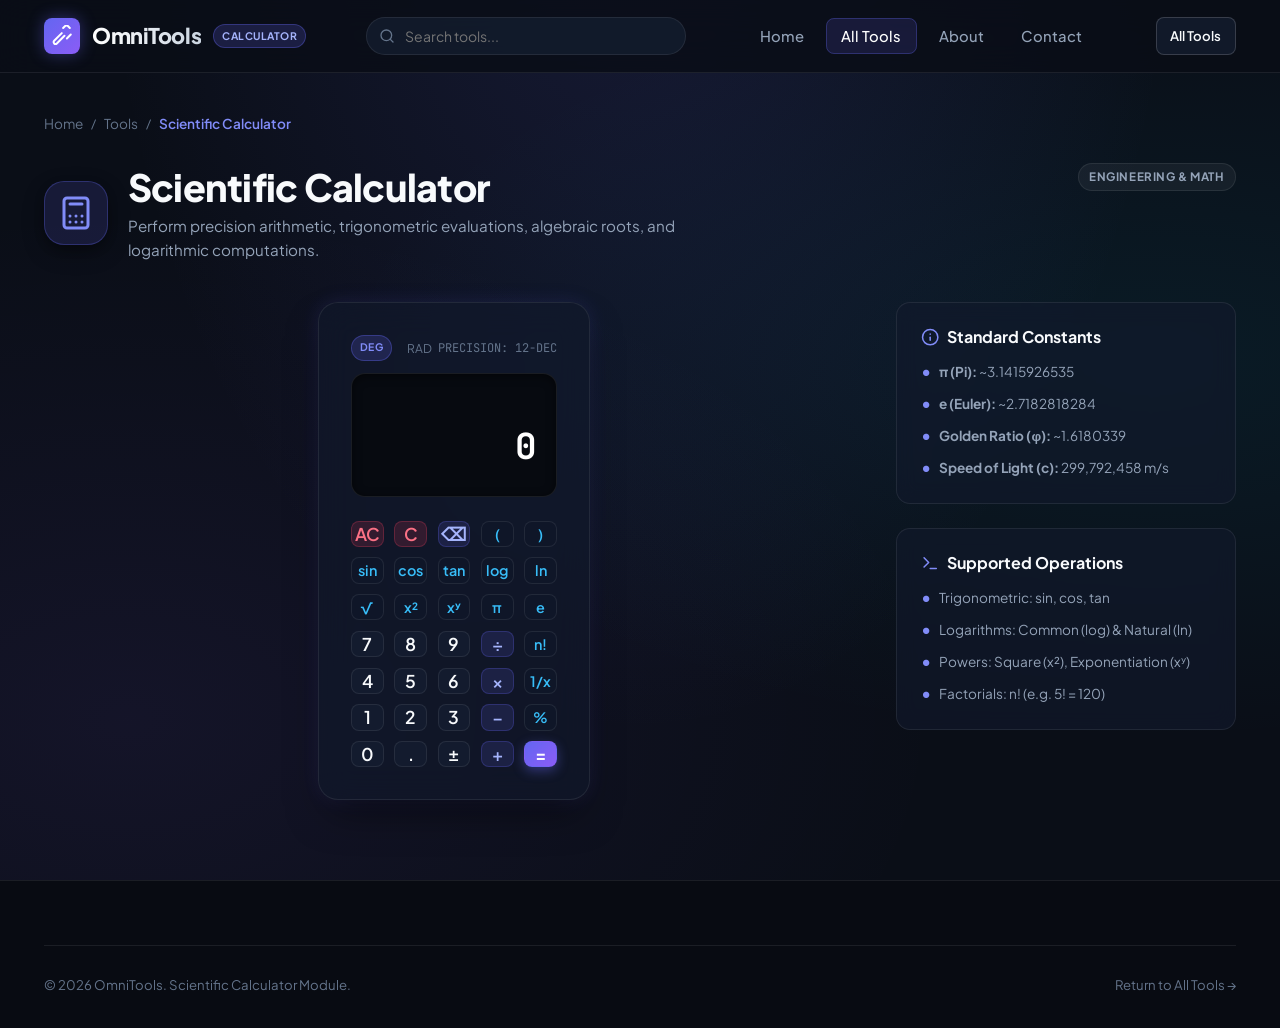
<file: scientific-calculator.html>
<!DOCTYPE html>
<html lang="en">
<head>
  <meta charset="UTF-8">
  <meta name="viewport" content="width=device-width, initial-scale=1.0">
  <title>Scientific Calculator - OmniTools</title>
  <meta name="description" content="Advanced online scientific calculator with trigonometric functions, logarithms, roots, exponents, and memory calculations.">
  <link rel="stylesheet" href="style.css">
</head>
<body>

  <!-- ================= Header ================= -->
  <header class="site-header">
    <div class="container nav-container">
      <a href="index.html" class="brand-logo" aria-label="OmniTools Home">
        <div class="brand-icon">
          <svg viewBox="0 0 24 24" fill="none" stroke="currentColor" stroke-width="2.2" stroke-linecap="round" stroke-linejoin="round">
            <path d="m15 12-8.5 8.5c-.83.83-2.17.83-3 0 0 0 0 0 0 0a2.12 2.12 0 0 1 0-3L12 9"/>
            <path d="M17.64 15 22 10.64"/>
            <path d="m20.91 3.26-2.17-2.17a2.12 2.12 0 0 0-3 0L13.5 3.33"/>
          </svg>
        </div>
        <span class="brand-text">OmniTools</span>
        <span class="brand-badge">Calculator</span>
      </a>

      <div class="nav-search">
        <svg class="nav-search-icon" viewBox="0 0 24 24" fill="none" stroke="currentColor" stroke-width="2" stroke-linecap="round" stroke-linejoin="round"><circle cx="11" cy="11" r="8"></circle><line x1="21" y1="21" x2="16.65" y2="16.65"></line></svg>
        <input type="text" class="nav-search-input" placeholder="Search tools..." aria-label="Search tools">
      </div>

      <nav aria-label="Main Navigation">
        <ul class="nav-menu">
          <li><a href="index.html" class="nav-link">Home</a></li>
          <li><a href="index.html#tools-section" class="nav-link active">All Tools</a></li>
          <li><a href="index.html#about-section" class="nav-link">About</a></li>
          <li><a href="index.html#contact-section" class="nav-link">Contact</a></li>
        </ul>
      </nav>

      <div class="nav-actions">
        <a href="index.html" class="btn btn-secondary btn-sm">All Tools</a>
      </div>
    </div>
  </header>

  <!-- ================= Main Workspace ================= -->
  <main class="tool-page-wrapper">
    <div class="container">

      <!-- Breadcrumbs -->
      <nav class="breadcrumbs" aria-label="Breadcrumb">
        <a href="index.html">Home</a>
        <span class="breadcrumb-separator">/</span>
        <a href="index.html#tools-section">Tools</a>
        <span class="breadcrumb-separator">/</span>
        <span class="breadcrumb-current">Scientific Calculator</span>
      </nav>

      <!-- Tool Header Banner -->
      <div class="tool-header-banner">
        <div class="tool-meta-left">
          <div class="tool-header-icon card-color-indigo">
            <svg viewBox="0 0 24 24" fill="none" stroke="currentColor" stroke-width="2" stroke-linecap="round" stroke-linejoin="round">
              <rect x="4" y="2" width="16" height="20" rx="2"></rect>
              <line x1="8" y1="6" x2="16" y2="6"></line>
              <line x1="16" y1="14" x2="16" y2="14.01"></line>
              <line x1="12" y1="14" x2="12" y2="14.01"></line>
              <line x1="8" y1="14" x2="8" y2="14.01"></line>
              <line x1="16" y1="18" x2="16" y2="18.01"></line>
              <line x1="12" y1="18" x2="12" y2="18.01"></line>
              <line x1="8" y1="18" x2="8" y2="18.01"></line>
            </svg>
          </div>
          <div>
            <h1 class="tool-page-title">Scientific Calculator</h1>
            <p class="tool-page-subtitle">Perform precision arithmetic, trigonometric evaluations, algebraic roots, and logarithmic computations.</p>
          </div>
        </div>
        <span class="tool-category-badge">Engineering & Math</span>
      </div>

      <!-- Tool Workspace Grid -->
      <div class="tool-workspace-grid">
        
        <!-- Calculator Unit -->
        <section class="tool-box calc-wrapper" aria-label="Calculator Workspace">
          
          <!-- Mode Toggle & Angle Mode -->
          <div style="display: flex; justify-content: space-between; align-items: center; margin-bottom: 0.75rem;">
            <div style="display: flex; gap: 0.5rem;">
              <span class="brand-badge" style="background: rgba(99, 102, 241, 0.2); color: #818cf8;">DEG</span>
              <span style="font-size: 0.75rem; color: var(--text-dim); padding: 0.2rem 0.4rem;">RAD</span>
            </div>
            <div style="font-size: 0.75rem; color: var(--text-dim); font-family: var(--font-mono);">PRECISION: 12-DEC</div>
          </div>

          <!-- Digital LCD Screen -->
          <div class="calc-screen">
            <div class="calc-history">√(144) + sin(30°) × log(100) =</div>
            <div class="calc-current">13.0000</div>
          </div>

          <!-- Keypad Grid -->
          <div class="calc-grid">
            <!-- Row 1: Memory & Clear -->
            <button class="calc-btn calc-btn-danger" type="button">AC</button>
            <button class="calc-btn calc-btn-danger" type="button">C</button>
            <button class="calc-btn calc-btn-op" type="button">⌫</button>
            <button class="calc-btn calc-btn-sci" type="button">(</button>
            <button class="calc-btn calc-btn-sci" type="button">)</button>

            <!-- Row 2: Advanced Science Ops -->
            <button class="calc-btn calc-btn-sci" type="button">sin</button>
            <button class="calc-btn calc-btn-sci" type="button">cos</button>
            <button class="calc-btn calc-btn-sci" type="button">tan</button>
            <button class="calc-btn calc-btn-sci" type="button">log</button>
            <button class="calc-btn calc-btn-sci" type="button">ln</button>

            <!-- Row 3: Powers & Roots -->
            <button class="calc-btn calc-btn-sci" type="button">√</button>
            <button class="calc-btn calc-btn-sci" type="button">x²</button>
            <button class="calc-btn calc-btn-sci" type="button">xʸ</button>
            <button class="calc-btn calc-btn-sci" type="button">π</button>
            <button class="calc-btn calc-btn-sci" type="button">e</button>

            <!-- Row 4: 7 8 9 and divide -->
            <button class="calc-btn" type="button">7</button>
            <button class="calc-btn" type="button">8</button>
            <button class="calc-btn" type="button">9</button>
            <button class="calc-btn calc-btn-op" type="button">÷</button>
            <button class="calc-btn calc-btn-sci" type="button">n!</button>

            <!-- Row 5: 4 5 6 and multiply -->
            <button class="calc-btn" type="button">4</button>
            <button class="calc-btn" type="button">5</button>
            <button class="calc-btn" type="button">6</button>
            <button class="calc-btn calc-btn-op" type="button">×</button>
            <button class="calc-btn calc-btn-sci" type="button">1/x</button>

            <!-- Row 6: 1 2 3 and minus -->
            <button class="calc-btn" type="button">1</button>
            <button class="calc-btn" type="button">2</button>
            <button class="calc-btn" type="button">3</button>
            <button class="calc-btn calc-btn-op" type="button">−</button>
            <button class="calc-btn calc-btn-sci" type="button">%</button>

            <!-- Row 7: 0, dot, sign, plus, equals -->
            <button class="calc-btn" type="button">0</button>
            <button class="calc-btn" type="button">.</button>
            <button class="calc-btn" type="button">±</button>
            <button class="calc-btn calc-btn-op" type="button">+</button>
            <button class="calc-btn calc-btn-equals" type="button">=</button>
          </div>
        </section>

        <!-- Sidebar Reference -->
        <aside class="tool-sidebar">
          <div class="guide-card">
            <h3 class="guide-card-title">
              <svg viewBox="0 0 24 24" fill="none" stroke="currentColor" stroke-width="2" stroke-linecap="round" stroke-linejoin="round"><circle cx="12" cy="12" r="10"></circle><line x1="12" y1="16" x2="12" y2="12"></line><line x1="12" y1="8" x2="12.01" y2="8"></line></svg>
              Standard Constants
            </h3>
            <ul class="guide-list">
              <li><strong>π (Pi):</strong> ~3.1415926535</li>
              <li><strong>e (Euler):</strong> ~2.7182818284</li>
              <li><strong>Golden Ratio (φ):</strong> ~1.6180339</li>
              <li><strong>Speed of Light (c):</strong> 299,792,458 m/s</li>
            </ul>
          </div>

          <div class="guide-card">
            <h3 class="guide-card-title">
              <svg viewBox="0 0 24 24" fill="none" stroke="currentColor" stroke-width="2" stroke-linecap="round" stroke-linejoin="round"><polyline points="4 17 10 11 4 5"></polyline><line x1="12" y1="19" x2="20" y2="19"></line></svg>
              Supported Operations
            </h3>
            <ul class="guide-list">
              <li>Trigonometric: sin, cos, tan</li>
              <li>Logarithms: Common (log) & Natural (ln)</li>
              <li>Powers: Square (x²), Exponentiation (xʸ)</li>
              <li>Factorials: n! (e.g. 5! = 120)</li>
            </ul>
          </div>
        </aside>

      </div>
    </div>
  </main>

  <!-- ================= Footer ================= -->
  <footer class="site-footer">
    <div class="container">
      <div class="footer-bottom">
        <p>&copy; 2026 OmniTools. Scientific Calculator Module.</p>
        <p><a href="index.html">Return to All Tools &rarr;</a></p>
      </div>
    </div>
  </footer>

  <script src="script.js" defer></script>
</body>
</html>
</file>
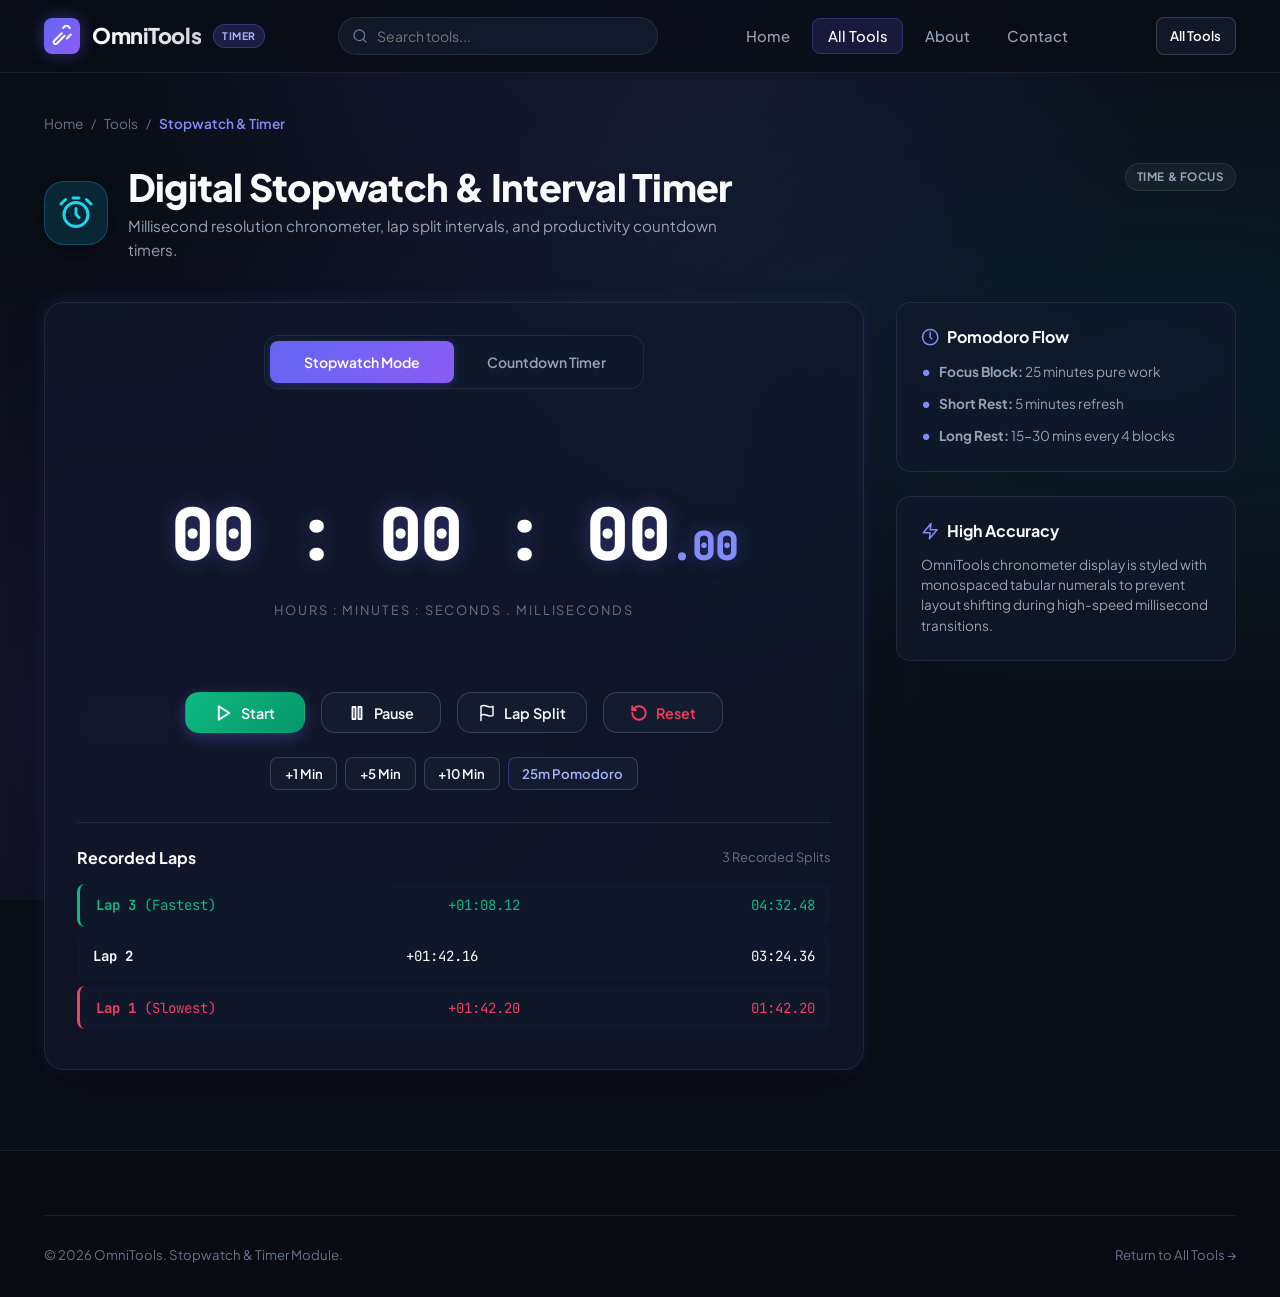
<file: stopwatch-timer.html>
<!DOCTYPE html>
<html lang="en">
<head>
  <meta charset="UTF-8">
  <meta name="viewport" content="width=device-width, initial-scale=1.0">
  <title>Stopwatch & Timer - OmniTools</title>
  <meta name="description" content="Precision digital stopwatch, lap timer, countdown interval timer, and split performance tracking.">
  <link rel="stylesheet" href="style.css">
</head>
<body>

  <!-- ================= Header ================= -->
  <header class="site-header">
    <div class="container nav-container">
      <a href="index.html" class="brand-logo" aria-label="OmniTools Home">
        <div class="brand-icon">
          <svg viewBox="0 0 24 24" fill="none" stroke="currentColor" stroke-width="2.2" stroke-linecap="round" stroke-linejoin="round">
            <path d="m15 12-8.5 8.5c-.83.83-2.17.83-3 0 0 0 0 0 0 0a2.12 2.12 0 0 1 0-3L12 9"/>
            <path d="M17.64 15 22 10.64"/>
            <path d="m20.91 3.26-2.17-2.17a2.12 2.12 0 0 0-3 0L13.5 3.33"/>
          </svg>
        </div>
        <span class="brand-text">OmniTools</span>
        <span class="brand-badge">Timer</span>
      </a>

      <div class="nav-search">
        <svg class="nav-search-icon" viewBox="0 0 24 24" fill="none" stroke="currentColor" stroke-width="2" stroke-linecap="round" stroke-linejoin="round"><circle cx="11" cy="11" r="8"></circle><line x1="21" y1="21" x2="16.65" y2="16.65"></line></svg>
        <input type="text" class="nav-search-input" placeholder="Search tools..." aria-label="Search tools">
      </div>

      <nav aria-label="Main Navigation">
        <ul class="nav-menu">
          <li><a href="index.html" class="nav-link">Home</a></li>
          <li><a href="index.html#tools-section" class="nav-link active">All Tools</a></li>
          <li><a href="index.html#about-section" class="nav-link">About</a></li>
          <li><a href="index.html#contact-section" class="nav-link">Contact</a></li>
        </ul>
      </nav>

      <div class="nav-actions">
        <a href="index.html" class="btn btn-secondary btn-sm">All Tools</a>
      </div>
    </div>
  </header>

  <!-- ================= Main Workspace ================= -->
  <main class="tool-page-wrapper">
    <div class="container">

      <!-- Breadcrumbs -->
      <nav class="breadcrumbs" aria-label="Breadcrumb">
        <a href="index.html">Home</a>
        <span class="breadcrumb-separator">/</span>
        <a href="index.html#tools-section">Tools</a>
        <span class="breadcrumb-separator">/</span>
        <span class="breadcrumb-current">Stopwatch & Timer</span>
      </nav>

      <!-- Tool Header Banner -->
      <div class="tool-header-banner">
        <div class="tool-meta-left">
          <div class="tool-header-icon card-color-cyan">
            <svg viewBox="0 0 24 24" fill="none" stroke="currentColor" stroke-width="2" stroke-linecap="round" stroke-linejoin="round">
              <circle cx="12" cy="13" r="8"></circle>
              <path d="M12 9v4l2 2"></path>
              <path d="M5 3 2 6"></path>
              <path d="m22 6-3-3"></path>
              <path d="M10 2h4"></path>
            </svg>
          </div>
          <div>
            <h1 class="tool-page-title">Digital Stopwatch & Interval Timer</h1>
            <p class="tool-page-subtitle">Millisecond resolution chronometer, lap split intervals, and productivity countdown timers.</p>
          </div>
        </div>
        <span class="tool-category-badge">Time & Focus</span>
      </div>

      <!-- Tool Workspace Grid -->
      <div class="tool-workspace-grid">
        
        <!-- Stopwatch Unit -->
        <section class="tool-box" aria-label="Stopwatch Workspace">
          
          <!-- Mode Tabs -->
          <div style="display: flex; justify-content: center; margin-bottom: 1.5rem;">
            <div class="bmi-unit-toggle" style="max-width: 380px; width: 100%;">
              <div class="bmi-unit-btn active">Stopwatch Mode</div>
              <div class="bmi-unit-btn">Countdown Timer</div>
            </div>
          </div>

          <!-- Digital Big Display -->
          <div class="stopwatch-display-container">
            <div class="timer-digits">
              00 : 04 : 32<span class="timer-millis">.48</span>
            </div>
            <div style="font-size: 0.8rem; color: var(--text-dim); text-transform: uppercase; letter-spacing: 0.15em; margin-top: 0.5rem;">
              Hours : Minutes : Seconds . Milliseconds
            </div>
          </div>

          <!-- Controls Button Group -->
          <div class="timer-controls">
            <button class="btn btn-primary" type="button" style="background: var(--gradient-emerald); min-width: 120px;">
              <svg width="18" height="18" viewBox="0 0 24 24" fill="none" stroke="currentColor" stroke-width="2.5" stroke-linecap="round" stroke-linejoin="round"><polygon points="5 3 19 12 5 21 5 3"></polygon></svg>
              Start
            </button>
            <button class="btn btn-secondary" type="button" style="min-width: 120px;">
              <svg width="18" height="18" viewBox="0 0 24 24" fill="none" stroke="currentColor" stroke-width="2.5" stroke-linecap="round" stroke-linejoin="round"><rect x="6" y="4" width="4" height="16"></rect><rect x="14" y="4" width="4" height="16"></rect></svg>
              Pause
            </button>
            <button class="btn btn-secondary" type="button" style="min-width: 120px;">
              <svg width="18" height="18" viewBox="0 0 24 24" fill="none" stroke="currentColor" stroke-width="2" stroke-linecap="round" stroke-linejoin="round"><path d="M4 15s1-1 4-1 5 2 8 2 4-1 4-1V3s-1 1-4 1-5-2-8-2-4 1-4 1z"></path><line x1="4" y1="22" x2="4" y2="15"></line></svg>
              Lap Split
            </button>
            <button class="btn btn-secondary" type="button" style="color: var(--accent-rose); min-width: 120px;">
              <svg width="18" height="18" viewBox="0 0 24 24" fill="none" stroke="currentColor" stroke-width="2.5" stroke-linecap="round" stroke-linejoin="round"><path d="M3 12a9 9 0 1 0 9-9 9.75 9.75 0 0 0-6.74 2.74L3 8"></path><path d="M3 3v5h5"></path></svg>
              Reset
            </button>
          </div>

          <!-- Quick Presets -->
          <div style="display: flex; justify-content: center; gap: 0.5rem; margin-top: 1.5rem; flex-wrap: wrap;">
            <button class="btn btn-secondary btn-sm" type="button">+1 Min</button>
            <button class="btn btn-secondary btn-sm" type="button">+5 Min</button>
            <button class="btn btn-secondary btn-sm" type="button">+10 Min</button>
            <button class="btn btn-secondary btn-sm" type="button" style="border-color: rgba(99, 102, 241, 0.4); color: #a5b4fc;">25m Pomodoro</button>
          </div>

          <!-- Lap History List -->
          <div class="lap-list-box">
            <div style="display: flex; justify-content: space-between; align-items: center; margin-bottom: 1rem;">
              <h3 style="font-size: 1rem; color: var(--text-main);">Recorded Laps</h3>
              <span style="font-size: 0.8rem; color: var(--text-dim);">3 Recorded Splits</span>
            </div>

            <div class="lap-item fastest">
              <span><strong>Lap 3</strong> (Fastest)</span>
              <span>+01:08.12</span>
              <span>04:32.48</span>
            </div>

            <div class="lap-item">
              <span><strong>Lap 2</strong></span>
              <span>+01:42.16</span>
              <span>03:24.36</span>
            </div>

            <div class="lap-item slowest">
              <span><strong>Lap 1</strong> (Slowest)</span>
              <span>+01:42.20</span>
              <span>01:42.20</span>
            </div>
          </div>

        </section>

        <!-- Sidebar Reference -->
        <aside class="tool-sidebar">
          <div class="guide-card">
            <h3 class="guide-card-title">
              <svg viewBox="0 0 24 24" fill="none" stroke="currentColor" stroke-width="2" stroke-linecap="round" stroke-linejoin="round"><circle cx="12" cy="12" r="10"></circle><polyline points="12 6 12 12 14 14"></polyline></svg>
              Pomodoro Flow
            </h3>
            <ul class="guide-list">
              <li><strong>Focus Block:</strong> 25 minutes pure work</li>
              <li><strong>Short Rest:</strong> 5 minutes refresh</li>
              <li><strong>Long Rest:</strong> 15-30 mins every 4 blocks</li>
            </ul>
          </div>

          <div class="guide-card">
            <h3 class="guide-card-title">
              <svg viewBox="0 0 24 24" fill="none" stroke="currentColor" stroke-width="2" stroke-linecap="round" stroke-linejoin="round"><path d="M13 2L3 14h9l-1 8 10-12h-9l1-8z"></path></svg>
              High Accuracy
            </h3>
            <p style="font-size: 0.85rem; color: var(--text-muted); line-height: 1.5;">
              OmniTools chronometer display is styled with monospaced tabular numerals to prevent layout shifting during high-speed millisecond transitions.
            </p>
          </div>
        </aside>

      </div>
    </div>
  </main>

  <!-- ================= Footer ================= -->
  <footer class="site-footer">
    <div class="container">
      <div class="footer-bottom">
        <p>&copy; 2026 OmniTools. Stopwatch & Timer Module.</p>
        <p><a href="index.html">Return to All Tools &rarr;</a></p>
      </div>
    </div>
  </footer>

  <script src="script.js" defer></script>
</body>
</html>
</file>
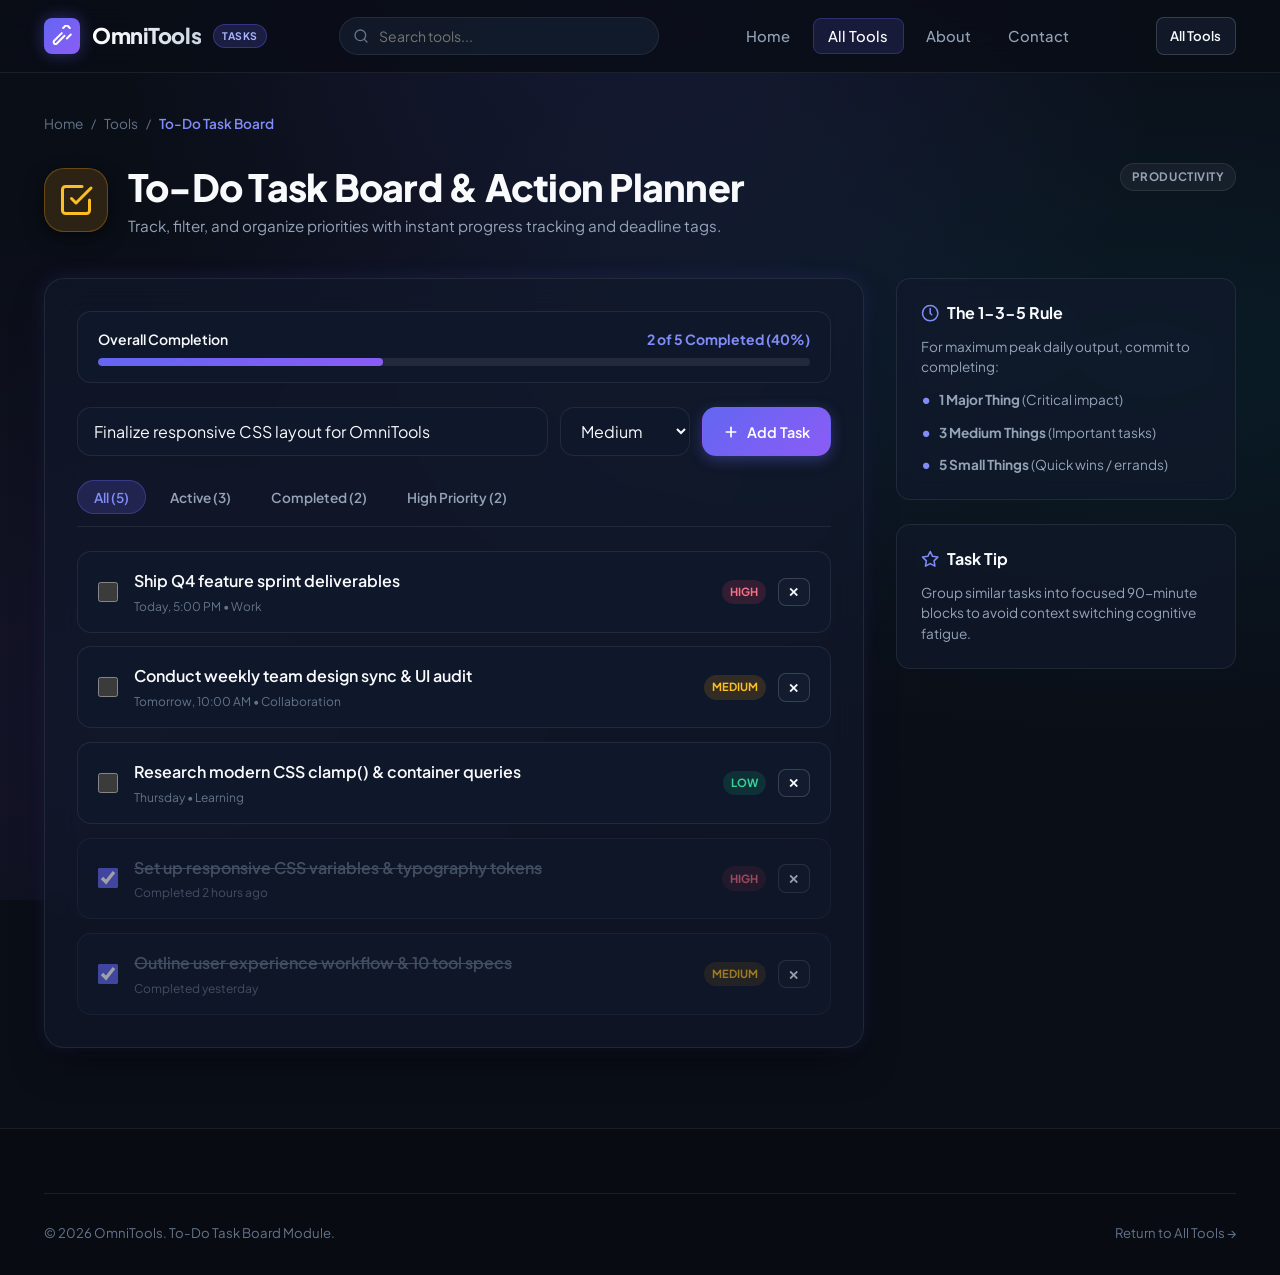
<file: todo-list.html>
<!DOCTYPE html>
<html lang="en">
<head>
  <meta charset="UTF-8">
  <meta name="viewport" content="width=device-width, initial-scale=1.0">
  <title>To-Do Task Board - OmniTools</title>
  <meta name="description" content="Organize your daily tasks, projects, and goals with priority tags, progress monitoring, and clean checklist boards.">
  <link rel="stylesheet" href="style.css">
</head>
<body>

  <!-- ================= Header ================= -->
  <header class="site-header">
    <div class="container nav-container">
      <a href="index.html" class="brand-logo" aria-label="OmniTools Home">
        <div class="brand-icon">
          <svg viewBox="0 0 24 24" fill="none" stroke="currentColor" stroke-width="2.2" stroke-linecap="round" stroke-linejoin="round">
            <path d="m15 12-8.5 8.5c-.83.83-2.17.83-3 0 0 0 0 0 0 0a2.12 2.12 0 0 1 0-3L12 9"/>
            <path d="M17.64 15 22 10.64"/>
            <path d="m20.91 3.26-2.17-2.17a2.12 2.12 0 0 0-3 0L13.5 3.33"/>
          </svg>
        </div>
        <span class="brand-text">OmniTools</span>
        <span class="brand-badge">Tasks</span>
      </a>

      <div class="nav-search">
        <svg class="nav-search-icon" viewBox="0 0 24 24" fill="none" stroke="currentColor" stroke-width="2" stroke-linecap="round" stroke-linejoin="round"><circle cx="11" cy="11" r="8"></circle><line x1="21" y1="21" x2="16.65" y2="16.65"></line></svg>
        <input type="text" class="nav-search-input" placeholder="Search tools..." aria-label="Search tools">
      </div>

      <nav aria-label="Main Navigation">
        <ul class="nav-menu">
          <li><a href="index.html" class="nav-link">Home</a></li>
          <li><a href="index.html#tools-section" class="nav-link active">All Tools</a></li>
          <li><a href="index.html#about-section" class="nav-link">About</a></li>
          <li><a href="index.html#contact-section" class="nav-link">Contact</a></li>
        </ul>
      </nav>

      <div class="nav-actions">
        <a href="index.html" class="btn btn-secondary btn-sm">All Tools</a>
      </div>
    </div>
  </header>

  <!-- ================= Main Workspace ================= -->
  <main class="tool-page-wrapper">
    <div class="container">

      <!-- Breadcrumbs -->
      <nav class="breadcrumbs" aria-label="Breadcrumb">
        <a href="index.html">Home</a>
        <span class="breadcrumb-separator">/</span>
        <a href="index.html#tools-section">Tools</a>
        <span class="breadcrumb-separator">/</span>
        <span class="breadcrumb-current">To-Do Task Board</span>
      </nav>

      <!-- Tool Header Banner -->
      <div class="tool-header-banner">
        <div class="tool-meta-left">
          <div class="tool-header-icon card-color-amber">
            <svg viewBox="0 0 24 24" fill="none" stroke="currentColor" stroke-width="2" stroke-linecap="round" stroke-linejoin="round">
              <path d="M9 11l3 3L22 4"></path>
              <path d="M21 12v7a2 2 0 0 1-2 2H5a2 2 0 0 1-2-2V5a2 2 0 0 1 2-2h11"></path>
            </svg>
          </div>
          <div>
            <h1 class="tool-page-title">To-Do Task Board & Action Planner</h1>
            <p class="tool-page-subtitle">Track, filter, and organize priorities with instant progress tracking and deadline tags.</p>
          </div>
        </div>
        <span class="tool-category-badge">Productivity</span>
      </div>

      <!-- Tool Workspace Grid -->
      <div class="tool-workspace-grid">
        
        <!-- Task Management Container -->
        <section class="tool-box" aria-label="Task Board">
          
          <!-- Progress Tracker Header -->
          <div style="margin-bottom: 1.5rem; background: var(--bg-secondary); padding: 1rem 1.25rem; border-radius: var(--radius-md); border: 1px solid var(--border-subtle);">
            <div style="display: flex; justify-content: space-between; margin-bottom: 0.5rem; font-size: 0.875rem;">
              <span style="font-weight: 600;">Overall Completion</span>
              <span style="color: #818cf8; font-weight: 700;">2 of 5 Completed (40%)</span>
            </div>
            <div style="height: 8px; background: rgba(255, 255, 255, 0.08); border-radius: var(--radius-full); overflow: hidden;">
              <div style="height: 100%; width: 40%; background: var(--primary-gradient); border-radius: var(--radius-full);"></div>
            </div>
          </div>

          <!-- Input Bar -->
          <form class="todo-input-bar" onsubmit="return false;">
            <input type="text" class="form-input" placeholder="What needs to be accomplished today?" value="Finalize responsive CSS layout for OmniTools" style="flex: 2;">
            <select class="form-select" style="max-width: 130px;">
              <option>High Priority</option>
              <option selected>Medium</option>
              <option>Low</option>
            </select>
            <button class="btn btn-primary" type="button" style="white-space: nowrap;">
              <svg width="16" height="16" viewBox="0 0 24 24" fill="none" stroke="currentColor" stroke-width="2.5" stroke-linecap="round" stroke-linejoin="round"><line x1="12" y1="5" x2="12" y2="19"></line><line x1="5" y1="12" x2="19" y2="12"></line></svg>
              Add Task
            </button>
          </form>

          <!-- Filter Tabs -->
          <div class="todo-filters">
            <button class="todo-tab active" type="button">All (5)</button>
            <button class="todo-tab" type="button">Active (3)</button>
            <button class="todo-tab" type="button">Completed (2)</button>
            <button class="todo-tab" type="button">High Priority (2)</button>
          </div>

          <!-- Task Items List -->
          <ul class="todo-list-items">
            
            <!-- Task 1 -->
            <li class="todo-item">
              <div class="todo-left">
                <input type="checkbox" class="todo-checkbox" aria-label="Toggle task">
                <div>
                  <div class="todo-text" style="font-weight: 600;">Ship Q4 feature sprint deliverables</div>
                  <div style="font-size: 0.75rem; color: var(--text-dim); margin-top: 0.2rem;">Due: Today, 5:00 PM • Work</div>
                </div>
              </div>
              <div style="display: flex; align-items: center; gap: 0.75rem;">
                <span class="todo-tag tag-high">High</span>
                <button class="btn btn-secondary btn-sm" type="button" style="padding: 0.3rem 0.6rem;">✕</button>
              </div>
            </li>

            <!-- Task 2 -->
            <li class="todo-item">
              <div class="todo-left">
                <input type="checkbox" class="todo-checkbox" aria-label="Toggle task">
                <div>
                  <div class="todo-text" style="font-weight: 600;">Conduct weekly team design sync & UI audit</div>
                  <div style="font-size: 0.75rem; color: var(--text-dim); margin-top: 0.2rem;">Due: Tomorrow, 10:00 AM • Collaboration</div>
                </div>
              </div>
              <div style="display: flex; align-items: center; gap: 0.75rem;">
                <span class="todo-tag tag-medium">Medium</span>
                <button class="btn btn-secondary btn-sm" type="button" style="padding: 0.3rem 0.6rem;">✕</button>
              </div>
            </li>

            <!-- Task 3 -->
            <li class="todo-item">
              <div class="todo-left">
                <input type="checkbox" class="todo-checkbox" aria-label="Toggle task">
                <div>
                  <div class="todo-text" style="font-weight: 600;">Research modern CSS clamp() & container queries</div>
                  <div style="font-size: 0.75rem; color: var(--text-dim); margin-top: 0.2rem;">Due: Thursday • Learning</div>
                </div>
              </div>
              <div style="display: flex; align-items: center; gap: 0.75rem;">
                <span class="todo-tag tag-low">Low</span>
                <button class="btn btn-secondary btn-sm" type="button" style="padding: 0.3rem 0.6rem;">✕</button>
              </div>
            </li>

            <!-- Task 4 (Completed) -->
            <li class="todo-item completed">
              <div class="todo-left">
                <input type="checkbox" class="todo-checkbox" checked aria-label="Toggle task">
                <div>
                  <div class="todo-text" style="font-weight: 600;">Set up responsive CSS variables & typography tokens</div>
                  <div style="font-size: 0.75rem; color: var(--text-dim); margin-top: 0.2rem;">Completed 2 hours ago</div>
                </div>
              </div>
              <div style="display: flex; align-items: center; gap: 0.75rem;">
                <span class="todo-tag tag-high">High</span>
                <button class="btn btn-secondary btn-sm" type="button" style="padding: 0.3rem 0.6rem;">✕</button>
              </div>
            </li>

            <!-- Task 5 (Completed) -->
            <li class="todo-item completed">
              <div class="todo-left">
                <input type="checkbox" class="todo-checkbox" checked aria-label="Toggle task">
                <div>
                  <div class="todo-text" style="font-weight: 600;">Outline user experience workflow & 10 tool specs</div>
                  <div style="font-size: 0.75rem; color: var(--text-dim); margin-top: 0.2rem;">Completed yesterday</div>
                </div>
              </div>
              <div style="display: flex; align-items: center; gap: 0.75rem;">
                <span class="todo-tag tag-medium">Medium</span>
                <button class="btn btn-secondary btn-sm" type="button" style="padding: 0.3rem 0.6rem;">✕</button>
              </div>
            </li>

          </ul>

        </section>

        <!-- Sidebar Reference -->
        <aside class="tool-sidebar">
          <div class="guide-card">
            <h3 class="guide-card-title">
              <svg viewBox="0 0 24 24" fill="none" stroke="currentColor" stroke-width="2" stroke-linecap="round" stroke-linejoin="round"><circle cx="12" cy="12" r="10"></circle><polyline points="12 6 12 12 14 14"></polyline></svg>
              The 1-3-5 Rule
            </h3>
            <p style="font-size: 0.85rem; color: var(--text-muted); line-height: 1.5; margin-bottom: 0.75rem;">
              For maximum peak daily output, commit to completing:
            </p>
            <ul class="guide-list">
              <li><strong>1 Major Thing</strong> (Critical impact)</li>
              <li><strong>3 Medium Things</strong> (Important tasks)</li>
              <li><strong>5 Small Things</strong> (Quick wins / errands)</li>
            </ul>
          </div>

          <div class="guide-card">
            <h3 class="guide-card-title">
              <svg viewBox="0 0 24 24" fill="none" stroke="currentColor" stroke-width="2" stroke-linecap="round" stroke-linejoin="round"><polygon points="12 2 15.09 8.26 22 9.27 17 14.14 18.18 21.02 12 17.77 5.82 21.02 7 14.14 2 9.27 8.91 8.26 12 2"></polygon></svg>
              Task Tip
            </h3>
            <p style="font-size: 0.85rem; color: var(--text-muted); line-height: 1.5;">
              Group similar tasks into focused 90-minute blocks to avoid context switching cognitive fatigue.
            </p>
          </div>
        </aside>

      </div>
    </div>
  </main>

  <!-- ================= Footer ================= -->
  <footer class="site-footer">
    <div class="container">
      <div class="footer-bottom">
        <p>&copy; 2026 OmniTools. To-Do Task Board Module.</p>
        <p><a href="index.html">Return to All Tools &rarr;</a></p>
      </div>
    </div>
  </footer>

  <script src="script.js" defer></script>
</body>
</html>
</file>
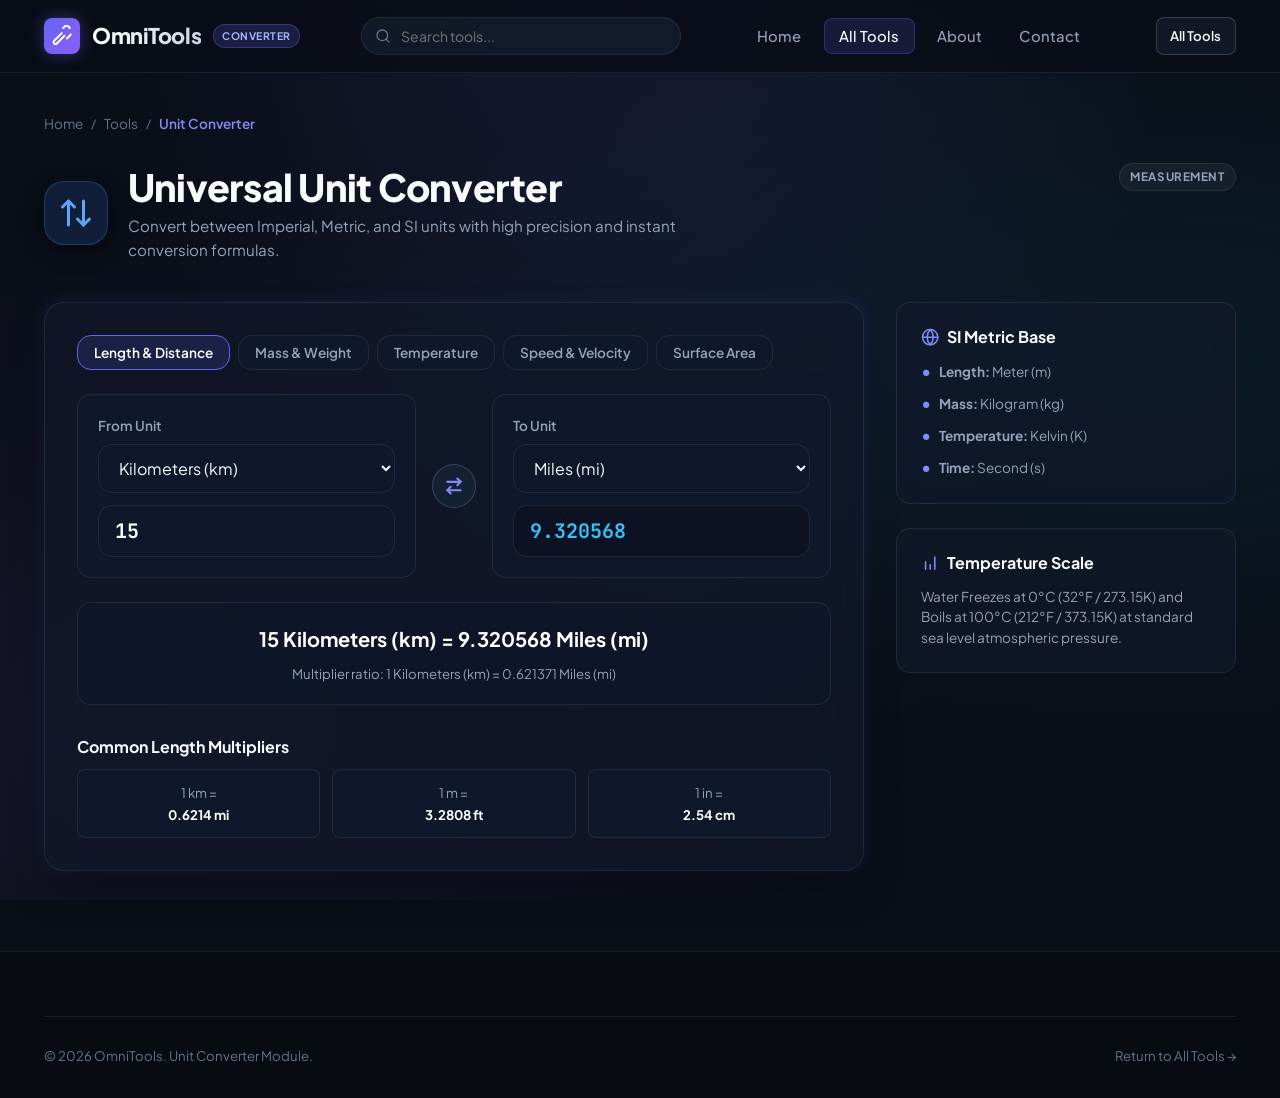
<file: unit-converter.html>
<!DOCTYPE html>
<html lang="en">
<head>
  <meta charset="UTF-8">
  <meta name="viewport" content="width=device-width, initial-scale=1.0">
  <title>Unit Converter - OmniTools</title>
  <meta name="description" content="Instant multi-unit converter for Length, Weight, Temperature, Speed, and Area with two-way swapping and formula references.">
  <link rel="stylesheet" href="style.css">
</head>
<body>

  <!-- ================= Header ================= -->
  <header class="site-header">
    <div class="container nav-container">
      <a href="index.html" class="brand-logo" aria-label="OmniTools Home">
        <div class="brand-icon">
          <svg viewBox="0 0 24 24" fill="none" stroke="currentColor" stroke-width="2.2" stroke-linecap="round" stroke-linejoin="round">
            <path d="m15 12-8.5 8.5c-.83.83-2.17.83-3 0 0 0 0 0 0 0a2.12 2.12 0 0 1 0-3L12 9"/>
            <path d="M17.64 15 22 10.64"/>
            <path d="m20.91 3.26-2.17-2.17a2.12 2.12 0 0 0-3 0L13.5 3.33"/>
          </svg>
        </div>
        <span class="brand-text">OmniTools</span>
        <span class="brand-badge">Converter</span>
      </a>

      <div class="nav-search">
        <svg class="nav-search-icon" viewBox="0 0 24 24" fill="none" stroke="currentColor" stroke-width="2" stroke-linecap="round" stroke-linejoin="round"><circle cx="11" cy="11" r="8"></circle><line x1="21" y1="21" x2="16.65" y2="16.65"></line></svg>
        <input type="text" class="nav-search-input" placeholder="Search tools..." aria-label="Search tools">
      </div>

      <nav aria-label="Main Navigation">
        <ul class="nav-menu">
          <li><a href="index.html" class="nav-link">Home</a></li>
          <li><a href="index.html#tools-section" class="nav-link active">All Tools</a></li>
          <li><a href="index.html#about-section" class="nav-link">About</a></li>
          <li><a href="index.html#contact-section" class="nav-link">Contact</a></li>
        </ul>
      </nav>

      <div class="nav-actions">
        <a href="index.html" class="btn btn-secondary btn-sm">All Tools</a>
      </div>
    </div>
  </header>

  <!-- ================= Main Workspace ================= -->
  <main class="tool-page-wrapper">
    <div class="container">

      <!-- Breadcrumbs -->
      <nav class="breadcrumbs" aria-label="Breadcrumb">
        <a href="index.html">Home</a>
        <span class="breadcrumb-separator">/</span>
        <a href="index.html#tools-section">Tools</a>
        <span class="breadcrumb-separator">/</span>
        <span class="breadcrumb-current">Unit Converter</span>
      </nav>

      <!-- Tool Header Banner -->
      <div class="tool-header-banner">
        <div class="tool-meta-left">
          <div class="tool-header-icon card-color-blue">
            <svg viewBox="0 0 24 24" fill="none" stroke="currentColor" stroke-width="2" stroke-linecap="round" stroke-linejoin="round">
              <path d="m21 16-4 4-4-4"></path>
              <path d="M17 20V4"></path>
              <path d="m3 8 4-4 4 4"></path>
              <path d="M7 4v16"></path>
            </svg>
          </div>
          <div>
            <h1 class="tool-page-title">Universal Unit Converter</h1>
            <p class="tool-page-subtitle">Convert between Imperial, Metric, and SI units with high precision and instant conversion formulas.</p>
          </div>
        </div>
        <span class="tool-category-badge">Measurement</span>
      </div>

      <!-- Tool Workspace Grid -->
      <div class="tool-workspace-grid">
        
        <!-- Converter Unit -->
        <section class="tool-box" aria-label="Unit Converter Form">
          
          <!-- Category Selector Tabs -->
          <div class="converter-categories">
            <button class="conv-cat-btn active" type="button">Length & Distance</button>
            <button class="conv-cat-btn" type="button">Mass & Weight</button>
            <button class="conv-cat-btn" type="button">Temperature</button>
            <button class="conv-cat-btn" type="button">Speed & Velocity</button>
            <button class="conv-cat-btn" type="button">Surface Area</button>
          </div>

          <!-- Two-way Conversion Matrix -->
          <div class="conversion-box-grid">
            
            <!-- From Section -->
            <div style="background: var(--bg-secondary); border: 1px solid var(--border-subtle); border-radius: var(--radius-md); padding: 1.25rem;">
              <span class="form-label">From Unit</span>
              <select class="form-select" style="margin-bottom: 0.75rem;">
                <option selected>Kilometers (km)</option>
                <option>Meters (m)</option>
                <option>Centimeters (cm)</option>
                <option>Miles (mi)</option>
                <option>Yards (yd)</option>
                <option>Feet (ft)</option>
                <option>Inches (in)</option>
              </select>
              <input type="number" class="form-input" value="15" style="font-size: 1.25rem; font-weight: 700; font-family: var(--font-mono);">
            </div>

            <!-- Swap Button -->
            <button class="swap-btn" type="button" aria-label="Swap units">
              <svg width="20" height="20" viewBox="0 0 24 24" fill="none" stroke="currentColor" stroke-width="2.5" stroke-linecap="round" stroke-linejoin="round">
                <path d="m16 3 4 4-4 4"></path>
                <path d="M20 7H4"></path>
                <path d="m8 21-4-4 4-4"></path>
                <path d="M4 17h16"></path>
              </svg>
            </button>

            <!-- To Section -->
            <div style="background: var(--bg-secondary); border: 1px solid var(--border-subtle); border-radius: var(--radius-md); padding: 1.25rem;">
              <span class="form-label">To Unit</span>
              <select class="form-select" style="margin-bottom: 0.75rem;">
                <option>Kilometers (km)</option>
                <option>Meters (m)</option>
                <option>Centimeters (cm)</option>
                <option selected>Miles (mi)</option>
                <option>Yards (yd)</option>
                <option>Feet (ft)</option>
                <option>Inches (in)</option>
              </select>
              <input type="text" class="form-input" value="9.32057" readonly style="font-size: 1.25rem; font-weight: 700; color: #38bdf8; font-family: var(--font-mono); background: rgba(0,0,0,0.2);">
            </div>

          </div>

          <!-- Formula & Result Card -->
          <div class="conversion-result-card">
            <div style="font-size: 1.25rem; font-weight: 700; color: #ffffff;">
              15 Kilometers = 9.320568 Miles
            </div>
            <div class="conv-formula">
              Formula: multiply the distance value in kilometers by 0.62137119
            </div>
          </div>

          <!-- Quick Reference Matrix -->
          <h3 style="font-size: 1rem; margin-top: 2rem; margin-bottom: 0.75rem; color: var(--text-main);">Common Length Multipliers</h3>
          <div style="display: grid; grid-template-columns: repeat(3, 1fr); gap: 0.75rem;">
            <div style="background: var(--bg-secondary); padding: 0.75rem; border-radius: var(--radius-sm); border: 1px solid var(--border-subtle); font-size: 0.825rem; text-align: center;">
              <span style="color: var(--text-muted); display: block;">1 km =</span>
              <strong style="color: #ffffff;">0.6214 mi</strong>
            </div>
            <div style="background: var(--bg-secondary); padding: 0.75rem; border-radius: var(--radius-sm); border: 1px solid var(--border-subtle); font-size: 0.825rem; text-align: center;">
              <span style="color: var(--text-muted); display: block;">1 m =</span>
              <strong style="color: #ffffff;">3.2808 ft</strong>
            </div>
            <div style="background: var(--bg-secondary); padding: 0.75rem; border-radius: var(--radius-sm); border: 1px solid var(--border-subtle); font-size: 0.825rem; text-align: center;">
              <span style="color: var(--text-muted); display: block;">1 in =</span>
              <strong style="color: #ffffff;">2.54 cm</strong>
            </div>
          </div>

        </section>

        <!-- Sidebar Reference -->
        <aside class="tool-sidebar">
          <div class="guide-card">
            <h3 class="guide-card-title">
              <svg viewBox="0 0 24 24" fill="none" stroke="currentColor" stroke-width="2" stroke-linecap="round" stroke-linejoin="round"><circle cx="12" cy="12" r="10"></circle><line x1="2" y1="12" x2="22" y2="12"></line><path d="M12 2a15.3 15.3 0 0 1 4 10 15.3 15.3 0 0 1-4 10 15.3 15.3 0 0 1-4-10 15.3 15.3 0 0 1 4-10z"></path></svg>
              SI Metric Base
            </h3>
            <ul class="guide-list">
              <li><strong>Length:</strong> Meter (m)</li>
              <li><strong>Mass:</strong> Kilogram (kg)</li>
              <li><strong>Temperature:</strong> Kelvin (K)</li>
              <li><strong>Time:</strong> Second (s)</li>
            </ul>
          </div>

          <div class="guide-card">
            <h3 class="guide-card-title">
              <svg viewBox="0 0 24 24" fill="none" stroke="currentColor" stroke-width="2" stroke-linecap="round" stroke-linejoin="round"><path d="M12 20v-6M6 20V10M18 20V4"></path></svg>
              Temperature Scale
            </h3>
            <p style="font-size: 0.85rem; color: var(--text-muted); line-height: 1.5;">
              Water Freezes at 0°C (32°F / 273.15K) and Boils at 100°C (212°F / 373.15K) at standard sea level atmospheric pressure.
            </p>
          </div>
        </aside>

      </div>
    </div>
  </main>

  <!-- ================= Footer ================= -->
  <footer class="site-footer">
    <div class="container">
      <div class="footer-bottom">
        <p>&copy; 2026 OmniTools. Unit Converter Module.</p>
        <p><a href="index.html">Return to All Tools &rarr;</a></p>
      </div>
    </div>
  </footer>

  <script src="script.js" defer></script>
</body>
</html>
</file>
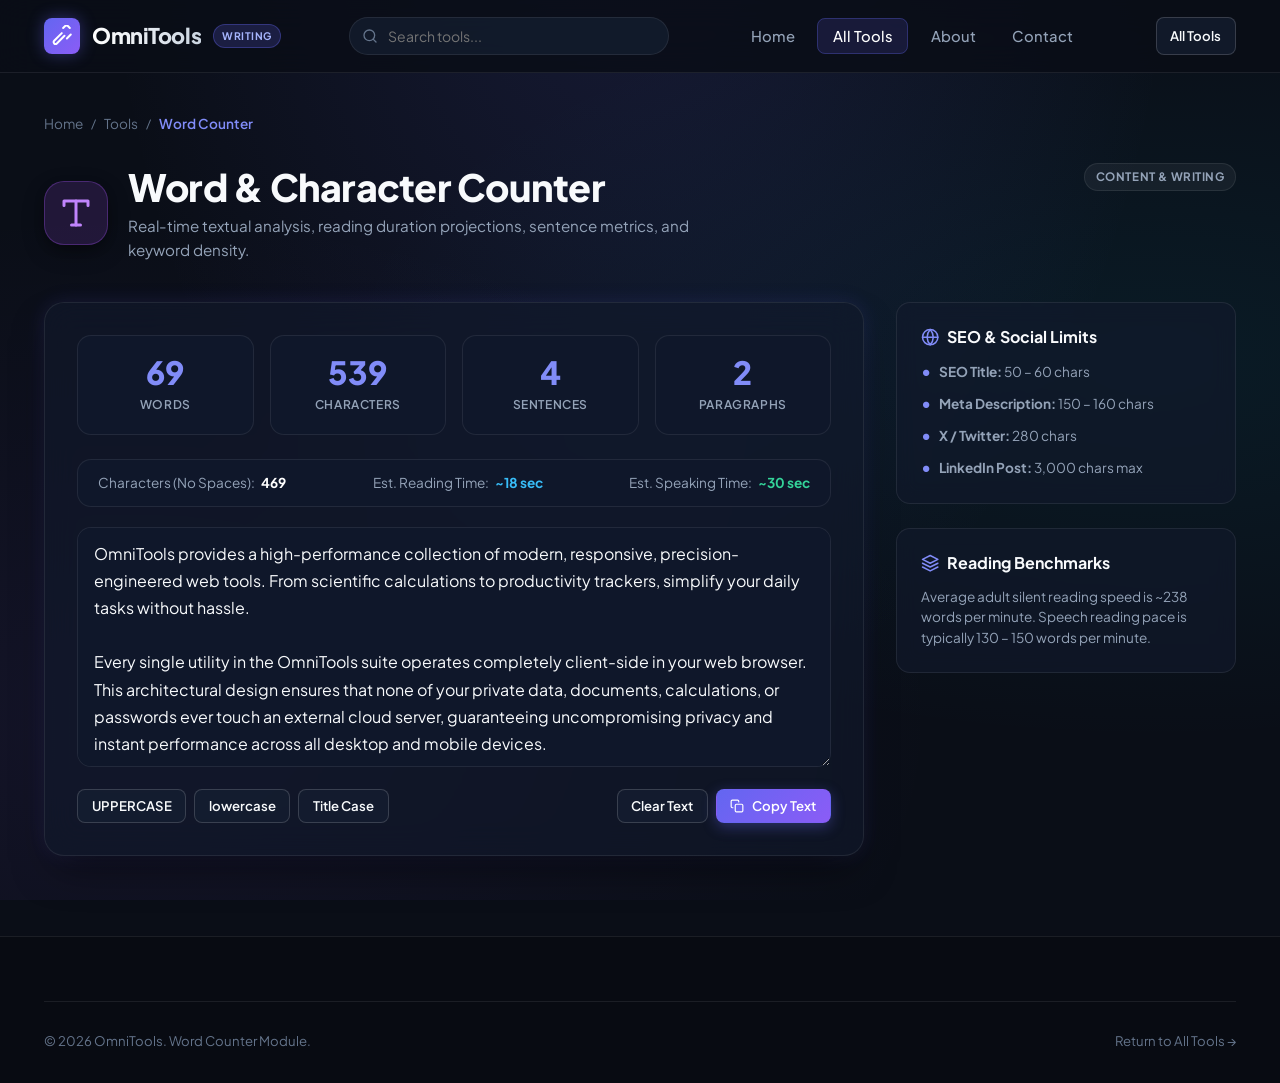
<file: word-counter.html>
<!DOCTYPE html>
<html lang="en">
<head>
  <meta charset="UTF-8">
  <meta name="viewport" content="width=device-width, initial-scale=1.0">
  <title>Word & Character Counter - OmniTools</title>
  <meta name="description" content="Free online word counter, character counter, reading time estimator, sentence analyzer, and text case transformation tool.">
  <link rel="stylesheet" href="style.css">
</head>
<body>

  <!-- ================= Header ================= -->
  <header class="site-header">
    <div class="container nav-container">
      <a href="index.html" class="brand-logo" aria-label="OmniTools Home">
        <div class="brand-icon">
          <svg viewBox="0 0 24 24" fill="none" stroke="currentColor" stroke-width="2.2" stroke-linecap="round" stroke-linejoin="round">
            <path d="m15 12-8.5 8.5c-.83.83-2.17.83-3 0 0 0 0 0 0 0a2.12 2.12 0 0 1 0-3L12 9"/>
            <path d="M17.64 15 22 10.64"/>
            <path d="m20.91 3.26-2.17-2.17a2.12 2.12 0 0 0-3 0L13.5 3.33"/>
          </svg>
        </div>
        <span class="brand-text">OmniTools</span>
        <span class="brand-badge">Writing</span>
      </a>

      <div class="nav-search">
        <svg class="nav-search-icon" viewBox="0 0 24 24" fill="none" stroke="currentColor" stroke-width="2" stroke-linecap="round" stroke-linejoin="round"><circle cx="11" cy="11" r="8"></circle><line x1="21" y1="21" x2="16.65" y2="16.65"></line></svg>
        <input type="text" class="nav-search-input" placeholder="Search tools..." aria-label="Search tools">
      </div>

      <nav aria-label="Main Navigation">
        <ul class="nav-menu">
          <li><a href="index.html" class="nav-link">Home</a></li>
          <li><a href="index.html#tools-section" class="nav-link active">All Tools</a></li>
          <li><a href="index.html#about-section" class="nav-link">About</a></li>
          <li><a href="index.html#contact-section" class="nav-link">Contact</a></li>
        </ul>
      </nav>

      <div class="nav-actions">
        <a href="index.html" class="btn btn-secondary btn-sm">All Tools</a>
      </div>
    </div>
  </header>

  <!-- ================= Main Workspace ================= -->
  <main class="tool-page-wrapper">
    <div class="container">

      <!-- Breadcrumbs -->
      <nav class="breadcrumbs" aria-label="Breadcrumb">
        <a href="index.html">Home</a>
        <span class="breadcrumb-separator">/</span>
        <a href="index.html#tools-section">Tools</a>
        <span class="breadcrumb-separator">/</span>
        <span class="breadcrumb-current">Word Counter</span>
      </nav>

      <!-- Tool Header Banner -->
      <div class="tool-header-banner">
        <div class="tool-meta-left">
          <div class="tool-header-icon card-color-violet">
            <svg viewBox="0 0 24 24" fill="none" stroke="currentColor" stroke-width="2" stroke-linecap="round" stroke-linejoin="round">
              <polyline points="4 7 4 4 20 4 20 7"></polyline>
              <line x1="9" y1="20" x2="15" y2="20"></line>
              <line x1="12" y1="4" x2="12" y2="20"></line>
            </svg>
          </div>
          <div>
            <h1 class="tool-page-title">Word & Character Counter</h1>
            <p class="tool-page-subtitle">Real-time textual analysis, reading duration projections, sentence metrics, and keyword density.</p>
          </div>
        </div>
        <span class="tool-category-badge">Content & Writing</span>
      </div>

      <!-- Tool Workspace Grid -->
      <div class="tool-workspace-grid">
        
        <!-- Counter Workspace -->
        <section class="tool-box" aria-label="Word Counter Workspace">
          
          <!-- Key Metrics Grid -->
          <div class="stats-counter-grid">
            <div class="counter-stat-card">
              <span class="counter-stat-num">124</span>
              <span class="counter-stat-title">Words</span>
            </div>
            <div class="counter-stat-card">
              <span class="counter-stat-num">782</span>
              <span class="counter-stat-title">Characters</span>
            </div>
            <div class="counter-stat-card">
              <span class="counter-stat-num">6</span>
              <span class="counter-stat-title">Sentences</span>
            </div>
            <div class="counter-stat-card">
              <span class="counter-stat-num">2</span>
              <span class="counter-stat-title">Paragraphs</span>
            </div>
          </div>

          <!-- Secondary Metrics Bar -->
          <div style="display: flex; justify-content: space-between; background: var(--bg-secondary); padding: 0.75rem 1.25rem; border-radius: var(--radius-md); border: 1px solid var(--border-subtle); margin-bottom: 1.25rem; font-size: 0.85rem; flex-wrap: wrap; gap: 0.75rem;">
            <div>
              <span style="color: var(--text-muted);">Characters (No Spaces):</span>
              <strong style="color: #ffffff; margin-left: 0.25rem;">659</strong>
            </div>
            <div>
              <span style="color: var(--text-muted);">Est. Reading Time:</span>
              <strong style="color: #38bdf8; margin-left: 0.25rem;">~31 sec</strong>
            </div>
            <div>
              <span style="color: var(--text-muted);">Est. Speaking Time:</span>
              <strong style="color: #34d399; margin-left: 0.25rem;">~50 sec</strong>
            </div>
          </div>

          <!-- Textarea Input Area -->
          <div class="form-group" style="margin-bottom: 0.5rem;">
            <textarea class="form-textarea text-counter-textarea" placeholder="Paste or type your content here to begin live analysis...">OmniTools provides a high-performance collection of modern, responsive, precision-engineered web tools. From scientific calculations to productivity trackers, simplify your daily tasks without hassle. 

Every single utility in the OmniTools suite operates completely client-side in your web browser. This architectural design ensures that none of your private data, documents, calculations, or passwords ever touch an external cloud server, guaranteeing uncompromising privacy and instant performance across all desktop and mobile devices.</textarea>
          </div>

          <!-- Action Toolbar -->
          <div class="text-action-bar">
            <div style="display: flex; gap: 0.5rem; flex-wrap: wrap;">
              <button class="btn btn-secondary btn-sm" type="button">UPPERCASE</button>
              <button class="btn btn-secondary btn-sm" type="button">lowercase</button>
              <button class="btn btn-secondary btn-sm" type="button">Title Case</button>
            </div>
            <div style="display: flex; gap: 0.5rem;">
              <button class="btn btn-secondary btn-sm" type="button">Clear Text</button>
              <button class="btn btn-primary btn-sm" type="button">
                <svg width="14" height="14" viewBox="0 0 24 24" fill="none" stroke="currentColor" stroke-width="2" stroke-linecap="round" stroke-linejoin="round"><rect x="9" y="9" width="13" height="13" rx="2" ry="2"></rect><path d="M5 15H4a2 2 0 0 1-2-2V4a2 2 0 0 1 2-2h9a2 2 0 0 1 2 2v1"></path></svg>
                Copy Text
              </button>
            </div>
          </div>

        </section>

        <!-- Sidebar Reference -->
        <aside class="tool-sidebar">
          <div class="guide-card">
            <h3 class="guide-card-title">
              <svg viewBox="0 0 24 24" fill="none" stroke="currentColor" stroke-width="2" stroke-linecap="round" stroke-linejoin="round"><circle cx="12" cy="12" r="10"></circle><line x1="2" y1="12" x2="22" y2="12"></line><path d="M12 2a15.3 15.3 0 0 1 4 10 15.3 15.3 0 0 1-4 10 15.3 15.3 0 0 1-4-10 15.3 15.3 0 0 1 4-10z"></path></svg>
              SEO & Social Limits
            </h3>
            <ul class="guide-list">
              <li><strong>SEO Title:</strong> 50 – 60 chars</li>
              <li><strong>Meta Description:</strong> 150 – 160 chars</li>
              <li><strong>X / Twitter:</strong> 280 chars</li>
              <li><strong>LinkedIn Post:</strong> 3,000 chars max</li>
            </ul>
          </div>

          <div class="guide-card">
            <h3 class="guide-card-title">
              <svg viewBox="0 0 24 24" fill="none" stroke="currentColor" stroke-width="2" stroke-linecap="round" stroke-linejoin="round"><polygon points="12 2 2 7 12 12 22 7 12 2"></polygon><polyline points="2 17 12 22 22 17"></polyline><polyline points="2 12 12 17 22 12"></polyline></svg>
              Reading Benchmarks
            </h3>
            <p style="font-size: 0.85rem; color: var(--text-muted); line-height: 1.5;">
              Average adult silent reading speed is ~238 words per minute. Speech reading pace is typically 130 – 150 words per minute.
            </p>
          </div>
        </aside>

      </div>
    </div>
  </main>

  <!-- ================= Footer ================= -->
  <footer class="site-footer">
    <div class="container">
      <div class="footer-bottom">
        <p>&copy; 2026 OmniTools. Word Counter Module.</p>
        <p><a href="index.html">Return to All Tools &rarr;</a></p>
      </div>
    </div>
  </footer>

  <script src="script.js" defer></script>
</body>
</html>
</file>
<file: style.css>
/* ==========================================================================
   OmniTools - Modern Multi-Tool Web Application Design System
   Pure HTML5 & CSS3 - Fully Responsive & High-Aesthetic Architecture
   ========================================================================== */

/* --- Google Font Import --- */
@import url('https://fonts.googleapis.com/css2?family=Plus+Jakarta+Sans:wght@300;400;500;600;700;800&family=JetBrains+Mono:wght@400;500;600;700&display=swap');

/* --- Design Tokens & CSS Custom Properties --- */
:root {
  /* Color Palette - Modern Dark Slate & Neon Accents */
  --bg-primary: #0a0e17;
  --bg-secondary: #0f172a;
  --bg-tertiary: #162033;
  --bg-surface: rgba(22, 32, 51, 0.7);
  --bg-surface-elevated: rgba(30, 41, 59, 0.85);
  --bg-card: rgba(18, 26, 43, 0.65);
  --bg-card-hover: rgba(27, 38, 62, 0.85);

  /* Borders & Dividers */
  --border-subtle: rgba(255, 255, 255, 0.08);
  --border-medium: rgba(255, 255, 255, 0.16);
  --border-active: rgba(99, 102, 241, 0.5);
  --border-glow: rgba(99, 102, 241, 0.35);

  /* Typography Colors */
  --text-main: #f8fafc;
  --text-muted: #94a3b8;
  --text-dim: #64748b;
  --text-inverse: #0a0e17;

  /* Primary Brand Gradients & Accents */
  --primary-start: #6366f1;
  --primary-end: #8b5cf6;
  --primary-gradient: linear-gradient(135deg, #6366f1 0%, #8b5cf6 100%);
  --accent-cyan: #06b6d4;
  --accent-emerald: #10b981;
  --accent-amber: #f59e0b;
  --accent-rose: #f43f5e;
  --accent-violet: #a855f7;
  --accent-blue: #3b82f6;

  /* Specialty Gradients */
  --gradient-glow: radial-gradient(circle at 50% 0%, rgba(99, 102, 241, 0.18) 0%, transparent 70%);
  --gradient-card-highlight: linear-gradient(180deg, rgba(255, 255, 255, 0.06) 0%, rgba(255, 255, 255, 0) 100%);
  --gradient-emerald: linear-gradient(135deg, #10b981 0%, #059669 100%);
  --gradient-rose: linear-gradient(135deg, #f43f5e 0%, #e11d48 100%);
  --gradient-amber: linear-gradient(135deg, #f59e0b 0%, #d97706 100%);
  --gradient-cyan: linear-gradient(135deg, #06b6d4 0%, #0284c7 100%);

  /* Typography */
  --font-sans: 'Plus Jakarta Sans', -apple-system, BlinkMacSystemFont, 'Segoe UI', Roboto, sans-serif;
  --font-mono: 'JetBrains Mono', 'Fira Code', Menlo, monospace;

  /* Spacings */
  --radius-sm: 8px;
  --radius-md: 14px;
  --radius-lg: 20px;
  --radius-full: 9999px;

  /* Shadows */
  --shadow-sm: 0 2px 8px rgba(0, 0, 0, 0.25);
  --shadow-md: 0 8px 24px -4px rgba(0, 0, 0, 0.4), 0 4px 12px -2px rgba(0, 0, 0, 0.3);
  --shadow-lg: 0 20px 40px -12px rgba(0, 0, 0, 0.55), 0 0 20px rgba(99, 102, 241, 0.15);
  --shadow-glow: 0 0 25px rgba(99, 102, 241, 0.25);

  /* Transitions */
  --transition-fast: 0.15s cubic-bezier(0.4, 0, 0.2, 1);
  --transition-normal: 0.25s cubic-bezier(0.4, 0, 0.2, 1);
  --transition-bounce: 0.4s cubic-bezier(0.34, 1.56, 0.64, 1);

  /* Max Layout Width */
  --max-width: 1240px;
}

/* --- Global Reset & Box Sizing --- */
*, *::before, *::after {
  box-sizing: border-box;
  margin: 0;
  padding: 0;
}

html {
  font-size: 16px;
  scroll-behavior: smooth;
  color-scheme: dark;
}

body {
  font-family: var(--font-sans);
  background-color: var(--bg-primary);
  color: var(--text-main);
  line-height: 1.6;
  min-height: 100vh;
  display: flex;
  flex-direction: column;
  overflow-x: hidden;
  background-image: 
    radial-gradient(ellipse at 50% -20%, rgba(99, 102, 241, 0.15), transparent 60%),
    radial-gradient(ellipse at 90% 40%, rgba(6, 182, 212, 0.08), transparent 50%),
    radial-gradient(ellipse at 10% 80%, rgba(139, 92, 246, 0.08), transparent 50%);
  background-attachment: fixed;
}

/* Typography Helpers */
h1, h2, h3, h4, h5, h6 {
  color: var(--text-main);
  font-weight: 700;
  line-height: 1.25;
}

a {
  color: inherit;
  text-decoration: none;
  transition: color var(--transition-fast);
}

img, svg {
  display: block;
}

button, input, select, textarea {
  font-family: inherit;
  font-size: inherit;
  color: inherit;
}

/* Utility Containers */
.container {
  width: 100%;
  max-width: var(--max-width);
  margin-left: auto;
  margin-right: auto;
  padding-left: 1.5rem;
  padding-right: 1.5rem;
}

/* ==========================================================================
   Header & Navigation
   ========================================================================== */
.site-header {
  position: sticky;
  top: 0;
  z-index: 100;
  background: rgba(10, 14, 23, 0.85);
  backdrop-filter: blur(16px);
  -webkit-backdrop-filter: blur(16px);
  border-bottom: 1px solid var(--border-subtle);
  transition: all var(--transition-normal);
}

.nav-container {
  display: flex;
  align-items: center;
  justify-content: space-between;
  height: 4.5rem;
  gap: 1.5rem;
}

/* Brand Logo */
.brand-logo {
  display: flex;
  align-items: center;
  gap: 0.75rem;
  font-size: 1.35rem;
  font-weight: 800;
  letter-spacing: -0.02em;
  color: var(--text-main);
}

.brand-icon {
  width: 2.25rem;
  height: 2.25rem;
  background: var(--primary-gradient);
  border-radius: var(--radius-sm);
  display: flex;
  align-items: center;
  justify-content: center;
  box-shadow: 0 0 16px rgba(99, 102, 241, 0.4);
}

.brand-icon svg {
  width: 1.35rem;
  height: 1.35rem;
  color: #ffffff;
}

.brand-text {
  background: linear-gradient(to right, #ffffff, #cbd5e1);
  -webkit-background-clip: text;
  -webkit-text-fill-color: transparent;
}

.brand-badge {
  font-size: 0.65rem;
  font-weight: 700;
  text-transform: uppercase;
  background: rgba(99, 102, 241, 0.2);
  color: #a5b4fc;
  border: 1px solid rgba(99, 102, 241, 0.35);
  padding: 0.15rem 0.5rem;
  border-radius: var(--radius-full);
  letter-spacing: 0.05em;
}

/* Header Search Bar */
.nav-search {
  flex: 1;
  max-width: 320px;
  position: relative;
  display: none;
}

@media (min-width: 860px) {
  .nav-search {
    display: block;
  }
}

.nav-search-input {
  width: 100%;
  background: var(--bg-surface);
  border: 1px solid var(--border-subtle);
  border-radius: var(--radius-full);
  padding: 0.55rem 1rem 0.55rem 2.4rem;
  font-size: 0.875rem;
  color: var(--text-main);
  outline: none;
  transition: all var(--transition-normal);
}

.nav-search-input:focus {
  border-color: var(--primary-start);
  background: var(--bg-secondary);
  box-shadow: 0 0 0 3px rgba(99, 102, 241, 0.2);
}

.nav-search-icon {
  position: absolute;
  left: 0.85rem;
  top: 50%;
  transform: translateY(-50%);
  width: 1rem;
  height: 1rem;
  color: var(--text-dim);
  pointer-events: none;
}

/* Nav Links */
.nav-menu {
  display: flex;
  align-items: center;
  list-style: none;
  gap: 0.5rem;
}

.nav-link {
  font-size: 0.925rem;
  font-weight: 500;
  color: var(--text-muted);
  padding: 0.5rem 0.9rem;
  border-radius: var(--radius-sm);
  transition: all var(--transition-fast);
}

.nav-link:hover {
  color: var(--text-main);
  background: rgba(255, 255, 255, 0.05);
}

.nav-link.active {
  color: #ffffff;
  background: rgba(99, 102, 241, 0.15);
  border: 1px solid rgba(99, 102, 241, 0.3);
}

.nav-actions {
  display: flex;
  align-items: center;
  gap: 0.75rem;
}

/* Header Buttons */
.btn {
  display: inline-flex;
  align-items: center;
  justify-content: center;
  gap: 0.5rem;
  padding: 0.65rem 1.25rem;
  font-size: 0.9rem;
  font-weight: 600;
  border-radius: var(--radius-md);
  border: 1px solid transparent;
  cursor: pointer;
  transition: all var(--transition-normal);
  text-align: center;
  user-select: none;
}

.btn-primary {
  background: var(--primary-gradient);
  color: #ffffff;
  box-shadow: 0 4px 14px rgba(99, 102, 241, 0.35);
}

.btn-primary:hover {
  transform: translateY(-2px);
  box-shadow: 0 6px 20px rgba(99, 102, 241, 0.5);
  color: #ffffff;
}

.btn-secondary {
  background: var(--bg-surface);
  border-color: var(--border-medium);
  color: var(--text-main);
}

.btn-secondary:hover {
  background: var(--bg-surface-elevated);
  border-color: var(--text-muted);
  transform: translateY(-2px);
}

.btn-sm {
  padding: 0.45rem 0.85rem;
  font-size: 0.825rem;
  border-radius: var(--radius-sm);
}

/* ==========================================================================
   Hero Section
   ========================================================================== */
.hero-section {
  padding: 5rem 0 3.5rem;
  position: relative;
  text-align: center;
}

.hero-content {
  max-width: 800px;
  margin: 0 auto;
  position: relative;
  z-index: 2;
}

.hero-pill {
  display: inline-flex;
  align-items: center;
  gap: 0.5rem;
  padding: 0.35rem 1rem;
  background: rgba(99, 102, 241, 0.1);
  border: 1px solid rgba(99, 102, 241, 0.25);
  border-radius: var(--radius-full);
  font-size: 0.85rem;
  font-weight: 600;
  color: #a5b4fc;
  margin-bottom: 1.5rem;
}

.hero-pill-dot {
  width: 0.5rem;
  height: 0.5rem;
  background: var(--accent-emerald);
  border-radius: 50%;
  box-shadow: 0 0 8px var(--accent-emerald);
}

.hero-title {
  font-size: clamp(2.25rem, 5vw, 3.75rem);
  font-weight: 800;
  line-height: 1.15;
  letter-spacing: -0.03em;
  margin-bottom: 1.25rem;
}

.hero-gradient-text {
  background: linear-gradient(135deg, #ffffff 30%, #94a3b8 100%);
  -webkit-background-clip: text;
  -webkit-text-fill-color: transparent;
}

.hero-highlight {
  background: linear-gradient(135deg, #818cf8 0%, #c084fc 50%, #38bdf8 100%);
  -webkit-background-clip: text;
  -webkit-text-fill-color: transparent;
}

.hero-subtitle {
  font-size: clamp(1.05rem, 2vw, 1.25rem);
  color: var(--text-muted);
  max-width: 620px;
  margin: 0 auto 2.25rem;
  font-weight: 400;
}

.hero-actions {
  display: flex;
  align-items: center;
  justify-content: center;
  gap: 1rem;
  flex-wrap: wrap;
  margin-bottom: 3rem;
}

.hero-stats-bar {
  display: grid;
  grid-template-columns: repeat(3, 1fr);
  gap: 1.5rem;
  max-width: 650px;
  margin: 0 auto;
  padding: 1.25rem 2rem;
  background: var(--bg-surface);
  border: 1px solid var(--border-subtle);
  border-radius: var(--radius-lg);
  backdrop-filter: blur(12px);
}

.stat-item {
  text-align: center;
}

.stat-number {
  font-size: 1.5rem;
  font-weight: 800;
  color: var(--text-main);
  display: block;
}

.stat-label {
  font-size: 0.775rem;
  color: var(--text-muted);
  text-transform: uppercase;
  letter-spacing: 0.05em;
  font-weight: 600;
}

/* ==========================================================================
   Tools Grid Section
   ========================================================================== */
.tools-section {
  padding: 3rem 0 6rem;
  position: relative;
}

.section-header {
  display: flex;
  align-items: flex-end;
  justify-content: space-between;
  margin-bottom: 2.5rem;
  flex-wrap: wrap;
  gap: 1rem;
}

.section-subtitle-tag {
  color: #818cf8;
  font-size: 0.85rem;
  font-weight: 700;
  text-transform: uppercase;
  letter-spacing: 0.1em;
  margin-bottom: 0.4rem;
  display: block;
}

.section-title {
  font-size: 2rem;
  font-weight: 700;
  letter-spacing: -0.02em;
}

.section-desc {
  color: var(--text-muted);
  max-width: 480px;
  font-size: 0.95rem;
  margin-top: 0.25rem;
}

/* Tools Cards Grid */
.tools-grid {
  display: grid;
  grid-template-columns: repeat(auto-fill, minmax(320px, 1fr));
  gap: 1.75rem;
}

/* Individual Tool Card */
.tool-card {
  position: relative;
  background: var(--bg-card);
  border: 1px solid var(--border-subtle);
  border-radius: var(--radius-lg);
  padding: 1.75rem;
  display: flex;
  flex-direction: column;
  transition: all var(--transition-normal);
  backdrop-filter: blur(12px);
  -webkit-backdrop-filter: blur(12px);
  overflow: hidden;
}

.tool-card::before {
  content: '';
  position: absolute;
  inset: 0;
  border-radius: var(--radius-lg);
  padding: 1px;
  background: linear-gradient(180deg, rgba(255, 255, 255, 0.1) 0%, rgba(255, 255, 255, 0) 60%);
  -webkit-mask: linear-gradient(#fff 0 0) content-box, linear-gradient(#fff 0 0);
  -webkit-mask-composite: xor;
  mask-composite: exclude;
  pointer-events: none;
}

.tool-card:hover {
  transform: translateY(-6px);
  background: var(--bg-card-hover);
  border-color: var(--border-medium);
  box-shadow: var(--shadow-lg);
}

.tool-card:hover .tool-card-icon-box {
  transform: scale(1.08) rotate(2deg);
}

.tool-card:hover .btn-tool {
  background: var(--primary-gradient);
  color: #ffffff;
  border-color: transparent;
  box-shadow: 0 4px 12px rgba(99, 102, 241, 0.4);
}

/* Tool Card Header */
.tool-card-top {
  display: flex;
  align-items: center;
  justify-content: space-between;
  margin-bottom: 1.25rem;
}

.tool-card-icon-box {
  width: 3.25rem;
  height: 3.25rem;
  border-radius: var(--radius-md);
  display: flex;
  align-items: center;
  justify-content: center;
  transition: transform var(--transition-bounce);
}

.tool-card-icon-box svg {
  width: 1.65rem;
  height: 1.65rem;
}

/* Distinct Card Category Colors */
.card-color-indigo {
  background: rgba(99, 102, 241, 0.15);
  color: #818cf8;
  border: 1px solid rgba(99, 102, 241, 0.3);
}

.card-color-emerald {
  background: rgba(16, 185, 129, 0.15);
  color: #34d399;
  border: 1px solid rgba(16, 185, 129, 0.3);
}

.card-color-amber {
  background: rgba(245, 158, 11, 0.15);
  color: #fbbf24;
  border: 1px solid rgba(245, 158, 11, 0.3);
}

.card-color-cyan {
  background: rgba(6, 182, 212, 0.15);
  color: #22d3ee;
  border: 1px solid rgba(6, 182, 212, 0.3);
}

.card-color-rose {
  background: rgba(244, 63, 94, 0.15);
  color: #fb7185;
  border: 1px solid rgba(244, 63, 94, 0.3);
}

.card-color-violet {
  background: rgba(168, 85, 247, 0.15);
  color: #c084fc;
  border: 1px solid rgba(168, 85, 247, 0.3);
}

.card-color-blue {
  background: rgba(59, 130, 246, 0.15);
  color: #60a5fa;
  border: 1px solid rgba(59, 130, 246, 0.3);
}

/* Category Badges */
.tool-category-badge {
  font-size: 0.725rem;
  font-weight: 700;
  text-transform: uppercase;
  letter-spacing: 0.05em;
  padding: 0.25rem 0.65rem;
  border-radius: var(--radius-full);
  background: rgba(255, 255, 255, 0.05);
  color: var(--text-muted);
  border: 1px solid var(--border-subtle);
}

/* Card Content */
.tool-card-title {
  font-size: 1.25rem;
  font-weight: 700;
  margin-bottom: 0.5rem;
  color: var(--text-main);
  letter-spacing: -0.01em;
}

.tool-card-desc {
  font-size: 0.9rem;
  color: var(--text-muted);
  line-height: 1.55;
  margin-bottom: 1.5rem;
  flex: 1;
}

/* Card Action Button */
.btn-tool {
  width: 100%;
  display: flex;
  align-items: center;
  justify-content: space-between;
  padding: 0.75rem 1.15rem;
  background: var(--bg-surface);
  border: 1px solid var(--border-medium);
  border-radius: var(--radius-md);
  font-size: 0.875rem;
  font-weight: 600;
  color: var(--text-main);
  transition: all var(--transition-normal);
}

.btn-tool svg {
  width: 1rem;
  height: 1rem;
  transition: transform var(--transition-normal);
}

.tool-card:hover .btn-tool svg {
  transform: translateX(4px);
}

/* ==========================================================================
   Features / Value Proposition Section
   ========================================================================== */
.features-section {
  padding: 3rem 0 5rem;
  border-top: 1px solid var(--border-subtle);
  background: rgba(15, 23, 42, 0.3);
}

.features-grid {
  display: grid;
  grid-template-columns: repeat(auto-fit, minmax(280px, 1fr));
  gap: 2rem;
  margin-top: 2rem;
}

.feature-box {
  padding: 1.5rem;
  border-radius: var(--radius-md);
  background: var(--bg-card);
  border: 1px solid var(--border-subtle);
}

.feature-icon-wrapper {
  width: 2.75rem;
  height: 2.75rem;
  border-radius: var(--radius-sm);
  background: rgba(99, 102, 241, 0.12);
  display: flex;
  align-items: center;
  justify-content: center;
  color: #818cf8;
  margin-bottom: 1rem;
}

.feature-icon-wrapper svg {
  width: 1.4rem;
  height: 1.4rem;
}

.feature-title {
  font-size: 1.1rem;
  font-weight: 700;
  margin-bottom: 0.4rem;
}

.feature-desc {
  font-size: 0.875rem;
  color: var(--text-muted);
}

/* ==========================================================================
   Footer
   ========================================================================== */
.site-footer {
  margin-top: auto;
  background: #080b12;
  border-top: 1px solid var(--border-subtle);
  padding: 4rem 0 2rem;
}

.footer-top {
  display: grid;
  grid-template-columns: 2fr repeat(3, 1fr);
  gap: 3rem;
  margin-bottom: 3.5rem;
}

@media (max-width: 900px) {
  .footer-top {
    grid-template-columns: 1fr 1fr;
    gap: 2rem;
  }
}

@media (max-width: 580px) {
  .footer-top {
    grid-template-columns: 1fr;
  }
}

.footer-brand-col {
  max-width: 320px;
}

.footer-desc {
  font-size: 0.875rem;
  color: var(--text-muted);
  margin-top: 1rem;
  line-height: 1.6;
}

.footer-socials {
  display: flex;
  gap: 0.75rem;
  margin-top: 1.25rem;
}

.social-link {
  width: 2.25rem;
  height: 2.25rem;
  border-radius: var(--radius-sm);
  background: var(--bg-surface);
  border: 1px solid var(--border-subtle);
  display: flex;
  align-items: center;
  justify-content: center;
  color: var(--text-muted);
  transition: all var(--transition-fast);
}

.social-link:hover {
  background: var(--primary-gradient);
  color: #ffffff;
  border-color: transparent;
  transform: translateY(-2px);
}

.social-link svg {
  width: 1.15rem;
  height: 1.15rem;
}

.footer-heading {
  font-size: 0.925rem;
  font-weight: 700;
  color: var(--text-main);
  text-transform: uppercase;
  letter-spacing: 0.05em;
  margin-bottom: 1.2rem;
}

.footer-link-list {
  list-style: none;
  display: flex;
  flex-direction: column;
  gap: 0.65rem;
}

.footer-link-list a {
  font-size: 0.875rem;
  color: var(--text-muted);
  transition: color var(--transition-fast);
}

.footer-link-list a:hover {
  color: #ffffff;
  padding-left: 2px;
}

.footer-bottom {
  border-top: 1px solid var(--border-subtle);
  padding-top: 1.75rem;
  display: flex;
  align-items: center;
  justify-content: space-between;
  flex-wrap: wrap;
  gap: 1rem;
  font-size: 0.825rem;
  color: var(--text-dim);
}

/* ==========================================================================
   Tool Pages - Shared Layout & Components
   ========================================================================== */
.tool-page-wrapper {
  padding: 2.5rem 0 5rem;
  flex: 1;
}

/* Breadcrumbs */
.breadcrumbs {
  display: flex;
  align-items: center;
  gap: 0.5rem;
  font-size: 0.85rem;
  color: var(--text-muted);
  margin-bottom: 1.75rem;
}

.breadcrumbs a {
  color: var(--text-dim);
  transition: color var(--transition-fast);
}

.breadcrumbs a:hover {
  color: var(--text-main);
}

.breadcrumb-separator {
  color: var(--text-dim);
  font-size: 0.75rem;
}

.breadcrumb-current {
  color: #818cf8;
  font-weight: 600;
}

/* Tool Header Banner */
.tool-header-banner {
  display: flex;
  align-items: flex-start;
  justify-content: space-between;
  gap: 1.5rem;
  margin-bottom: 2.5rem;
  flex-wrap: wrap;
}

.tool-meta-left {
  display: flex;
  gap: 1.25rem;
  align-items: center;
}

.tool-header-icon {
  width: 4rem;
  height: 4rem;
  border-radius: var(--radius-lg);
  display: flex;
  align-items: center;
  justify-content: center;
  box-shadow: var(--shadow-md);
  flex-shrink: 0;
}

.tool-header-icon svg {
  width: 2.25rem;
  height: 2.25rem;
}

.tool-page-title {
  font-size: clamp(1.6rem, 3.5vw, 2.35rem);
  font-weight: 800;
  letter-spacing: -0.02em;
  margin-bottom: 0.25rem;
}

.tool-page-subtitle {
  color: var(--text-muted);
  font-size: 0.95rem;
  max-width: 600px;
}

/* Main Tool Workspace Grid (Tool on Left, Quick Info/Guide on Right) */
.tool-workspace-grid {
  display: grid;
  grid-template-columns: 1fr 340px;
  gap: 2rem;
  align-items: start;
}

@media (max-width: 960px) {
  .tool-workspace-grid {
    grid-template-columns: 1fr;
  }
}

/* Main Tool Container Box */
.tool-box {
  background: var(--bg-card);
  border: 1px solid var(--border-subtle);
  border-radius: var(--radius-lg);
  box-shadow: var(--shadow-lg);
  padding: 2rem;
  position: relative;
  backdrop-filter: blur(16px);
  -webkit-backdrop-filter: blur(16px);
}

@media (max-width: 600px) {
  .tool-box {
    padding: 1.25rem;
  }
}

/* Tool Sidebar Guide Cards */
.tool-sidebar {
  display: flex;
  flex-direction: column;
  gap: 1.5rem;
}

.guide-card {
  background: var(--bg-card);
  border: 1px solid var(--border-subtle);
  border-radius: var(--radius-md);
  padding: 1.5rem;
  backdrop-filter: blur(10px);
}

.guide-card-title {
  font-size: 1rem;
  font-weight: 700;
  margin-bottom: 0.85rem;
  display: flex;
  align-items: center;
  gap: 0.5rem;
  color: var(--text-main);
}

.guide-card-title svg {
  width: 1.15rem;
  height: 1.15rem;
  color: #818cf8;
}

.guide-list {
  list-style: none;
  display: flex;
  flex-direction: column;
  gap: 0.65rem;
  font-size: 0.85rem;
  color: var(--text-muted);
}

.guide-list li {
  position: relative;
  padding-left: 1.15rem;
}

.guide-list li::before {
  content: '•';
  color: #818cf8;
  position: absolute;
  left: 0;
  font-size: 1.2rem;
  line-height: 1;
}

/* Generic Form Components */
.form-group {
  margin-bottom: 1.25rem;
}

.form-label {
  display: block;
  font-size: 0.85rem;
  font-weight: 600;
  color: var(--text-muted);
  margin-bottom: 0.45rem;
}

.form-input, .form-select, .form-textarea {
  width: 100%;
  background: var(--bg-secondary);
  border: 1px solid var(--border-subtle);
  border-radius: var(--radius-md);
  padding: 0.75rem 1rem;
  color: var(--text-main);
  outline: none;
  transition: all var(--transition-fast);
}

.form-input:focus, .form-select:focus, .form-textarea:focus {
  border-color: var(--primary-start);
  box-shadow: 0 0 0 3px rgba(99, 102, 241, 0.2);
  background: var(--bg-tertiary);
}

.form-row {
  display: grid;
  grid-template-columns: 1fr 1fr;
  gap: 1rem;
}

@media (max-width: 600px) {
  .form-row {
    grid-template-columns: 1fr;
  }
}

/* ==========================================================================
   Tool 1: Scientific Calculator
   ========================================================================== */
.calc-wrapper {
  max-width: 580px;
  margin: 0 auto;
}

.calc-screen {
  background: #070a10;
  border: 1px solid var(--border-subtle);
  border-radius: var(--radius-md);
  padding: 1.25rem;
  text-align: right;
  margin-bottom: 1.5rem;
  box-shadow: inset 0 2px 10px rgba(0, 0, 0, 0.5);
}

.calc-history {
  font-family: var(--font-mono);
  font-size: 0.95rem;
  color: var(--text-dim);
  min-height: 1.5rem;
  overflow: hidden;
  text-overflow: ellipsis;
  white-space: nowrap;
}

.calc-current {
  font-family: var(--font-mono);
  font-size: 2.25rem;
  font-weight: 700;
  color: #ffffff;
  letter-spacing: -0.02em;
  overflow: hidden;
  text-overflow: ellipsis;
}

.calc-grid {
  display: grid;
  grid-template-columns: repeat(5, 1fr);
  gap: 0.65rem;
}

@media (max-width: 480px) {
  .calc-grid {
    grid-template-columns: repeat(4, 1fr);
    gap: 0.5rem;
  }
  .calc-btn-sci {
    display: none;
  }
}

.calc-btn {
  aspect-ratio: 1.25 / 1;
  display: flex;
  align-items: center;
  justify-content: center;
  font-size: 1.1rem;
  font-weight: 600;
  background: var(--bg-surface);
  border: 1px solid var(--border-subtle);
  border-radius: var(--radius-sm);
  color: var(--text-main);
  cursor: pointer;
  transition: all var(--transition-fast);
  user-select: none;
}

.calc-btn:hover {
  background: rgba(255, 255, 255, 0.08);
  border-color: var(--border-medium);
  transform: translateY(-2px);
}

.calc-btn:active {
  transform: translateY(1px);
}

.calc-btn-op {
  background: rgba(99, 102, 241, 0.15);
  color: #a5b4fc;
  border-color: rgba(99, 102, 241, 0.25);
}

.calc-btn-op:hover {
  background: rgba(99, 102, 241, 0.28);
  color: #ffffff;
}

.calc-btn-equals {
  background: var(--primary-gradient);
  color: #ffffff;
  font-weight: 700;
  border-color: transparent;
  box-shadow: 0 4px 12px rgba(99, 102, 241, 0.4);
}

.calc-btn-equals:hover {
  box-shadow: 0 6px 16px rgba(99, 102, 241, 0.6);
}

.calc-btn-sci {
  background: rgba(15, 23, 42, 0.8);
  color: #38bdf8;
  font-size: 0.9rem;
}

.calc-btn-danger {
  background: rgba(244, 63, 94, 0.15);
  color: #fb7185;
  border-color: rgba(244, 63, 94, 0.25);
}

.calc-btn-danger:hover {
  background: rgba(244, 63, 94, 0.3);
  color: #ffffff;
}

/* ==========================================================================
   Tool 2: BMI Calculator
   ========================================================================== */
.bmi-unit-toggle {
  display: flex;
  background: var(--bg-secondary);
  border-radius: var(--radius-md);
  padding: 0.3rem;
  margin-bottom: 1.5rem;
  border: 1px solid var(--border-subtle);
}

.bmi-unit-btn {
  flex: 1;
  padding: 0.6rem;
  text-align: center;
  font-weight: 600;
  font-size: 0.875rem;
  border-radius: var(--radius-sm);
  cursor: pointer;
  color: var(--text-muted);
  transition: all var(--transition-fast);
}

.bmi-unit-btn.active {
  background: var(--primary-gradient);
  color: #ffffff;
  box-shadow: 0 2px 8px rgba(99, 102, 241, 0.3);
}

.gender-select-grid {
  display: grid;
  grid-template-columns: 1fr 1fr;
  gap: 1rem;
  margin-bottom: 1.5rem;
}

.gender-card {
  padding: 1.25rem;
  background: var(--bg-secondary);
  border: 1px solid var(--border-subtle);
  border-radius: var(--radius-md);
  text-align: center;
  cursor: pointer;
  transition: all var(--transition-fast);
}

.gender-card:hover, .gender-card.active {
  border-color: var(--primary-start);
  background: rgba(99, 102, 241, 0.1);
}

.gender-card svg {
  margin: 0 auto 0.5rem;
  width: 2rem;
  height: 2rem;
  color: #818cf8;
}

.bmi-result-card {
  margin-top: 2rem;
  padding: 1.5rem;
  background: rgba(15, 23, 42, 0.9);
  border: 1px solid var(--border-medium);
  border-radius: var(--radius-md);
  text-align: center;
}

.bmi-score {
  font-size: 3.25rem;
  font-weight: 800;
  color: var(--accent-emerald);
  line-height: 1;
  margin: 0.5rem 0;
}

.bmi-category {
  font-size: 1.15rem;
  font-weight: 700;
  color: var(--text-main);
}

.bmi-meter {
  height: 10px;
  border-radius: var(--radius-full);
  background: linear-gradient(to right, #38bdf8 0%, #10b981 30%, #f59e0b 70%, #f43f5e 100%);
  margin: 1.25rem 0 0.5rem;
  position: relative;
}

.bmi-meter-pointer {
  position: absolute;
  top: -4px;
  left: 45%;
  width: 18px;
  height: 18px;
  background: #ffffff;
  border: 3px solid #0f172a;
  border-radius: 50%;
  box-shadow: 0 0 10px rgba(0, 0, 0, 0.8);
  transform: translateX(-50%);
}

.bmi-meter-labels {
  display: flex;
  justify-content: space-between;
  font-size: 0.75rem;
  color: var(--text-dim);
}

/* ==========================================================================
   Tool 3: Age Calculator
   ========================================================================== */
.age-display-grid {
  display: grid;
  grid-template-columns: repeat(3, 1fr);
  gap: 1.25rem;
  margin: 2rem 0;
}

@media (max-width: 540px) {
  .age-display-grid {
    grid-template-columns: 1fr;
  }
}

.age-stat-box {
  background: var(--bg-secondary);
  border: 1px solid var(--border-subtle);
  border-radius: var(--radius-md);
  padding: 1.5rem 1rem;
  text-align: center;
  position: relative;
  overflow: hidden;
}

.age-stat-box::before {
  content: '';
  position: absolute;
  top: 0;
  left: 0;
  right: 0;
  height: 3px;
  background: var(--primary-gradient);
}

.age-stat-val {
  font-size: 2.5rem;
  font-weight: 800;
  color: #ffffff;
  display: block;
  line-height: 1.1;
}

.age-stat-lbl {
  font-size: 0.8rem;
  text-transform: uppercase;
  color: var(--text-muted);
  letter-spacing: 0.05em;
  font-weight: 600;
}

.age-milestone-list {
  background: var(--bg-secondary);
  border: 1px solid var(--border-subtle);
  border-radius: var(--radius-md);
  padding: 1.25rem;
  display: grid;
  grid-template-columns: repeat(2, 1fr);
  gap: 1rem;
}

@media (max-width: 500px) {
  .age-milestone-list {
    grid-template-columns: 1fr;
  }
}

.milestone-item {
  display: flex;
  justify-content: space-between;
  font-size: 0.875rem;
  padding: 0.5rem 0;
  border-bottom: 1px solid var(--border-subtle);
}

.milestone-item:last-child {
  border-bottom: none;
}

/* ==========================================================================
   Tool 4: To-Do List
   ========================================================================== */
.todo-input-bar {
  display: flex;
  gap: 0.75rem;
  margin-bottom: 1.5rem;
}

.todo-filters {
  display: flex;
  gap: 0.5rem;
  margin-bottom: 1.5rem;
  border-bottom: 1px solid var(--border-subtle);
  padding-bottom: 0.75rem;
  overflow-x: auto;
}

.todo-tab {
  padding: 0.45rem 1rem;
  border-radius: var(--radius-full);
  font-size: 0.85rem;
  font-weight: 600;
  color: var(--text-muted);
  background: transparent;
  cursor: pointer;
  border: none;
  transition: all var(--transition-fast);
}

.todo-tab:hover {
  color: var(--text-main);
  background: rgba(255, 255, 255, 0.05);
}

.todo-tab.active {
  background: rgba(99, 102, 241, 0.2);
  color: #818cf8;
  border: 1px solid rgba(99, 102, 241, 0.35);
}

.todo-list-items {
  list-style: none;
  display: flex;
  flex-direction: column;
  gap: 0.85rem;
}

.todo-item {
  display: flex;
  align-items: center;
  justify-content: space-between;
  background: var(--bg-secondary);
  border: 1px solid var(--border-subtle);
  border-radius: var(--radius-md);
  padding: 1rem 1.25rem;
  transition: all var(--transition-fast);
}

.todo-item:hover {
  border-color: var(--border-medium);
  transform: translateX(4px);
}

.todo-item.completed {
  opacity: 0.6;
}

.todo-item.completed .todo-text {
  text-decoration: line-through;
  color: var(--text-dim);
}

.todo-left {
  display: flex;
  align-items: center;
  gap: 1rem;
}

.todo-checkbox {
  width: 1.25rem;
  height: 1.25rem;
  border-radius: 4px;
  accent-color: var(--primary-start);
  cursor: pointer;
}

.todo-tag {
  font-size: 0.7rem;
  font-weight: 700;
  text-transform: uppercase;
  padding: 0.2rem 0.5rem;
  border-radius: var(--radius-full);
}

.tag-high {
  background: rgba(244, 63, 94, 0.15);
  color: #fb7185;
}

.tag-medium {
  background: rgba(245, 158, 11, 0.15);
  color: #fbbf24;
}

.tag-low {
  background: rgba(16, 185, 129, 0.15);
  color: #34d399;
}

/* ==========================================================================
   Tool 5: Expense Tracker
   ========================================================================== */
.budget-summary-grid {
  display: grid;
  grid-template-columns: repeat(3, 1fr);
  gap: 1.25rem;
  margin-bottom: 2rem;
}

@media (max-width: 600px) {
  .budget-summary-grid {
    grid-template-columns: 1fr;
  }
}

.budget-card {
  padding: 1.25rem;
  border-radius: var(--radius-md);
  background: var(--bg-secondary);
  border: 1px solid var(--border-subtle);
}

.budget-card-title {
  font-size: 0.8rem;
  color: var(--text-muted);
  text-transform: uppercase;
  font-weight: 600;
  margin-bottom: 0.3rem;
}

.budget-card-val {
  font-size: 1.75rem;
  font-weight: 800;
  line-height: 1.2;
}

.val-balance {
  color: #ffffff;
}

.val-income {
  color: var(--accent-emerald);
}

.val-expense {
  color: var(--accent-rose);
}

.tx-list {
  list-style: none;
  display: flex;
  flex-direction: column;
  gap: 0.75rem;
  margin-top: 1.5rem;
}

.tx-item {
  display: flex;
  align-items: center;
  justify-content: space-between;
  padding: 0.85rem 1rem;
  background: var(--bg-secondary);
  border: 1px solid var(--border-subtle);
  border-radius: var(--radius-md);
}

.tx-icon-group {
  display: flex;
  align-items: center;
  gap: 0.85rem;
}

.tx-icon {
  width: 2.25rem;
  height: 2.25rem;
  border-radius: var(--radius-sm);
  display: flex;
  align-items: center;
  justify-content: center;
}

.tx-title {
  font-weight: 600;
  font-size: 0.925rem;
}

.tx-date {
  font-size: 0.75rem;
  color: var(--text-dim);
}

.tx-amount {
  font-weight: 700;
  font-size: 1rem;
}

.tx-amount.plus {
  color: var(--accent-emerald);
}

.tx-amount.minus {
  color: var(--accent-rose);
}

/* ==========================================================================
   Tool 6: Unit Converter
   ========================================================================== */
.converter-categories {
  display: flex;
  gap: 0.5rem;
  margin-bottom: 1.5rem;
  flex-wrap: wrap;
}

.conv-cat-btn {
  padding: 0.5rem 1rem;
  border-radius: var(--radius-md);
  font-size: 0.85rem;
  font-weight: 600;
  background: var(--bg-secondary);
  border: 1px solid var(--border-subtle);
  color: var(--text-muted);
  cursor: pointer;
  transition: all var(--transition-fast);
}

.conv-cat-btn:hover, .conv-cat-btn.active {
  background: rgba(99, 102, 241, 0.15);
  border-color: var(--primary-start);
  color: #ffffff;
}

.conversion-box-grid {
  display: grid;
  grid-template-columns: 1fr auto 1fr;
  align-items: center;
  gap: 1rem;
  margin-bottom: 1.5rem;
}

@media (max-width: 600px) {
  .conversion-box-grid {
    grid-template-columns: 1fr;
  }
}

.swap-btn {
  width: 2.75rem;
  height: 2.75rem;
  border-radius: 50%;
  background: var(--bg-tertiary);
  border: 1px solid var(--border-medium);
  display: flex;
  align-items: center;
  justify-content: center;
  color: #818cf8;
  cursor: pointer;
  margin: 0 auto;
  transition: all var(--transition-fast);
}

.swap-btn:hover {
  background: var(--primary-gradient);
  color: #ffffff;
  transform: rotate(180deg);
}

.conversion-result-card {
  padding: 1.25rem;
  background: rgba(15, 23, 42, 0.7);
  border: 1px solid var(--border-subtle);
  border-radius: var(--radius-md);
  text-align: center;
}

.conv-formula {
  font-size: 0.825rem;
  color: var(--text-muted);
  margin-top: 0.5rem;
}

/* ==========================================================================
   Tool 7: Word & Character Counter
   ========================================================================== */
.stats-counter-grid {
  display: grid;
  grid-template-columns: repeat(4, 1fr);
  gap: 1rem;
  margin-bottom: 1.5rem;
}

@media (max-width: 680px) {
  .stats-counter-grid {
    grid-template-columns: repeat(2, 1fr);
  }
}

.counter-stat-card {
  background: var(--bg-secondary);
  border: 1px solid var(--border-subtle);
  border-radius: var(--radius-md);
  padding: 1.15rem;
  text-align: center;
}

.counter-stat-num {
  font-size: 2rem;
  font-weight: 800;
  color: #818cf8;
  line-height: 1.1;
  display: block;
}

.counter-stat-title {
  font-size: 0.75rem;
  text-transform: uppercase;
  color: var(--text-muted);
  font-weight: 600;
  letter-spacing: 0.05em;
}

.text-counter-textarea {
  min-height: 240px;
  resize: vertical;
  line-height: 1.7;
  font-size: 1rem;
}

.text-action-bar {
  display: flex;
  align-items: center;
  justify-content: space-between;
  margin-top: 1rem;
  flex-wrap: wrap;
  gap: 0.75rem;
}

/* ==========================================================================
   Tool 8: Password Generator
   ========================================================================== */
.pw-display-box {
  display: flex;
  align-items: center;
  gap: 0.75rem;
  background: #090d16;
  border: 1px solid var(--border-medium);
  border-radius: var(--radius-md);
  padding: 0.85rem 1.25rem;
  margin-bottom: 1.5rem;
}

.pw-text {
  flex: 1;
  font-family: var(--font-mono);
  font-size: 1.25rem;
  color: #38bdf8;
  letter-spacing: 0.05em;
  overflow-x: auto;
  white-space: nowrap;
}

.pw-strength-bar {
  height: 6px;
  background: rgba(255, 255, 255, 0.1);
  border-radius: var(--radius-full);
  margin-bottom: 1.5rem;
  overflow: hidden;
}

.pw-strength-fill {
  height: 100%;
  width: 80%;
  background: var(--accent-emerald);
  border-radius: var(--radius-full);
}

.pw-options-list {
  display: grid;
  grid-template-columns: 1fr 1fr;
  gap: 1rem;
  margin: 1.5rem 0;
}

@media (max-width: 500px) {
  .pw-options-list {
    grid-template-columns: 1fr;
  }
}

.pw-checkbox-label {
  display: flex;
  align-items: center;
  gap: 0.75rem;
  font-size: 0.9rem;
  color: var(--text-main);
  cursor: pointer;
  user-select: none;
}

.range-slider-wrapper {
  margin: 1.5rem 0;
}

.range-label-row {
  display: flex;
  justify-content: space-between;
  margin-bottom: 0.5rem;
  font-weight: 600;
  font-size: 0.875rem;
}

.range-input {
  width: 100%;
  accent-color: var(--primary-start);
  cursor: pointer;
}

/* ==========================================================================
   Tool 9: Currency Converter
   ========================================================================== */
.currency-rate-banner {
  background: rgba(99, 102, 241, 0.1);
  border: 1px solid rgba(99, 102, 241, 0.25);
  border-radius: var(--radius-md);
  padding: 1rem 1.25rem;
  display: flex;
  align-items: center;
  justify-content: space-between;
  margin-bottom: 1.75rem;
}

.rate-text {
  font-size: 0.9rem;
  color: #a5b4fc;
}

.rate-val {
  font-weight: 700;
  color: #ffffff;
}

.currency-table {
  width: 100%;
  border-collapse: collapse;
  margin-top: 1.5rem;
  font-size: 0.875rem;
}

.currency-table th {
  text-align: left;
  padding: 0.75rem 1rem;
  background: var(--bg-secondary);
  color: var(--text-muted);
  font-weight: 600;
}

.currency-table td {
  padding: 0.75rem 1rem;
  border-bottom: 1px solid var(--border-subtle);
  color: var(--text-main);
}

/* ==========================================================================
   Tool 10: Stopwatch & Timer
   ========================================================================== */
.stopwatch-display-container {
  text-align: center;
  padding: 2.5rem 0;
}

.timer-digits {
  font-family: var(--font-mono);
  font-size: clamp(3rem, 7vw, 4.5rem);
  font-weight: 800;
  letter-spacing: -0.02em;
  color: #ffffff;
  text-shadow: 0 0 20px rgba(99, 102, 241, 0.35);
}

.timer-millis {
  font-size: clamp(1.5rem, 4vw, 2.5rem);
  color: #818cf8;
}

.timer-controls {
  display: flex;
  align-items: center;
  justify-content: center;
  gap: 1rem;
  margin-top: 2rem;
  flex-wrap: wrap;
}

.lap-list-box {
  margin-top: 2rem;
  border-top: 1px solid var(--border-subtle);
  padding-top: 1.5rem;
}

.lap-item {
  display: flex;
  justify-content: space-between;
  padding: 0.65rem 1rem;
  border-radius: var(--radius-sm);
  font-family: var(--font-mono);
  font-size: 0.875rem;
  background: var(--bg-secondary);
  margin-bottom: 0.5rem;
}

.lap-item.fastest {
  border-left: 3px solid var(--accent-emerald);
  color: var(--accent-emerald);
}

.lap-item.slowest {
  border-left: 3px solid var(--accent-rose);
  color: var(--accent-rose);
}

/* Responsive Adjustments */
@media (max-width: 768px) {
  .site-header .nav-container {
    height: 4rem;
  }

  .hero-section {
    padding: 3rem 0 2rem;
  }

  .hero-stats-bar {
    grid-template-columns: 1fr;
    gap: 1rem;
  }

  .nav-menu {
    display: none; /* Mobile view simplification */
  }
}

/* ==========================================================================
   Tool 11: AI Text Humanizer Styles
   ========================================================================== */
.humanizer-container {
  display: flex;
  flex-direction: column;
  gap: 1.5rem;
}

.humanizer-controls-card {
  background: var(--bg-surface-elevated);
  border: 1px solid var(--border-medium);
  border-radius: var(--radius-lg);
  padding: 1.5rem;
  box-shadow: var(--shadow-md);
  display: flex;
  flex-direction: column;
  gap: 1.25rem;
}

.control-row {
  display: grid;
  grid-template-columns: 1fr auto;
  gap: 1.5rem;
  align-items: center;
}

@media (max-width: 900px) {
  .control-row {
    grid-template-columns: 1fr;
  }
}

.control-item {
  display: flex;
  flex-direction: column;
  gap: 0.5rem;
}

.control-label {
  font-size: 0.8rem;
  font-weight: 700;
  text-transform: uppercase;
  letter-spacing: 0.05em;
  color: var(--text-muted);
}

.tone-pill-group {
  display: flex;
  flex-wrap: wrap;
  gap: 0.5rem;
}

.tone-pill {
  background: var(--bg-secondary);
  border: 1px solid var(--border-subtle);
  color: var(--text-muted);
  padding: 0.45rem 0.9rem;
  border-radius: var(--radius-full);
  font-size: 0.85rem;
  font-weight: 500;
  cursor: pointer;
  transition: all var(--transition-fast);
  display: inline-flex;
  align-items: center;
  gap: 0.4rem;
}

.tone-pill:hover {
  background: var(--bg-tertiary);
  color: var(--text-main);
  border-color: var(--border-medium);
}

.tone-pill.active {
  background: linear-gradient(135deg, rgba(244, 63, 94, 0.2), rgba(225, 29, 72, 0.25));
  border-color: var(--accent-rose);
  color: #fff;
  box-shadow: 0 0 12px rgba(244, 63, 94, 0.25);
}

.strength-selector {
  display: inline-flex;
  background: var(--bg-secondary);
  border: 1px solid var(--border-subtle);
  border-radius: var(--radius-md);
  padding: 0.25rem;
  gap: 0.25rem;
}

.strength-btn {
  background: transparent;
  border: none;
  color: var(--text-muted);
  padding: 0.4rem 0.85rem;
  font-size: 0.8rem;
  font-weight: 600;
  border-radius: var(--radius-sm);
  cursor: pointer;
  transition: all var(--transition-fast);
}

.strength-btn:hover {
  color: var(--text-main);
}

.strength-btn.active {
  background: var(--bg-tertiary);
  color: #fff;
  border: 1px solid var(--border-medium);
  box-shadow: var(--shadow-sm);
}

.options-toggle-row {
  display: flex;
  flex-wrap: wrap;
  gap: 1.25rem;
  padding-top: 0.75rem;
  border-top: 1px solid var(--border-subtle);
}

.custom-checkbox-label {
  display: inline-flex;
  align-items: center;
  gap: 0.5rem;
  font-size: 0.85rem;
  color: var(--text-muted);
  cursor: pointer;
  user-select: none;
}

.custom-checkbox-label input {
  position: absolute;
  opacity: 0;
  cursor: pointer;
}

.checkbox-custom {
  width: 18px;
  height: 18px;
  border-radius: 4px;
  border: 1.5px solid var(--border-medium);
  background: var(--bg-secondary);
  display: inline-flex;
  align-items: center;
  justify-content: center;
  transition: all var(--transition-fast);
}

.custom-checkbox-label input:checked ~ .checkbox-custom {
  background: var(--primary-start);
  border-color: var(--primary-start);
}

.custom-checkbox-label input:checked ~ .checkbox-custom::after {
  content: '✓';
  color: #fff;
  font-size: 11px;
  font-weight: 800;
}

.sample-preset-bar {
  display: flex;
  align-items: center;
  gap: 0.5rem;
  flex-wrap: wrap;
  font-size: 0.8rem;
  color: var(--text-dim);
  padding-top: 0.5rem;
}

.btn-preset {
  background: rgba(255, 255, 255, 0.05);
  border: 1px solid var(--border-subtle);
  color: var(--text-muted);
  padding: 0.25rem 0.65rem;
  border-radius: var(--radius-sm);
  font-size: 0.78rem;
  cursor: pointer;
  transition: all var(--transition-fast);
}

.btn-preset:hover {
  background: rgba(255, 255, 255, 0.1);
  color: var(--text-main);
  border-color: var(--border-medium);
}

.humanizer-panels-grid {
  display: grid;
  grid-template-columns: 1fr 1fr;
  gap: 1.25rem;
}

@media (max-width: 850px) {
  .humanizer-panels-grid {
    grid-template-columns: 1fr;
  }
}

.humanizer-panel {
  background: var(--bg-surface-elevated);
  border: 1px solid var(--border-medium);
  border-radius: var(--radius-lg);
  display: flex;
  flex-direction: column;
  overflow: hidden;
  box-shadow: var(--shadow-md);
  min-height: 420px;
}

.panel-header {
  display: flex;
  justify-content: space-between;
  align-items: center;
  padding: 0.9rem 1.25rem;
  background: rgba(15, 23, 42, 0.6);
  border-bottom: 1px solid var(--border-subtle);
}

.panel-title-wrap {
  display: flex;
  align-items: center;
  gap: 0.6rem;
}

.panel-status-dot {
  width: 8px;
  height: 8px;
  border-radius: 50%;
}

.dot-ai {
  background: var(--accent-rose);
  box-shadow: 0 0 8px var(--accent-rose);
}

.dot-human {
  background: var(--accent-emerald);
  box-shadow: 0 0 8px var(--accent-emerald);
}

.panel-title {
  font-weight: 700;
  font-size: 0.92rem;
  color: var(--text-main);
}

.panel-meta {
  font-size: 0.8rem;
  color: var(--text-dim);
  font-family: var(--font-mono);
}

.panel-meta-sep {
  margin: 0 0.35rem;
}

.panel-textarea-wrapper {
  flex: 1;
  position: relative;
  display: flex;
  flex-direction: column;
}

.humanize-textarea {
  flex: 1;
  width: 100%;
  min-height: 320px;
  padding: 1.25rem;
  background: transparent;
  border: none;
  color: var(--text-main);
  font-family: var(--font-sans);
  font-size: 0.95rem;
  line-height: 1.7;
  resize: none;
  outline: none;
}

.humanize-textarea::placeholder {
  color: var(--text-dim);
}

.humanize-diff-box {
  flex: 1;
  width: 100%;
  min-height: 320px;
  padding: 1.25rem;
  background: transparent;
  color: var(--text-main);
  font-size: 0.95rem;
  line-height: 1.7;
  overflow-y: auto;
  white-space: pre-wrap;
  word-break: break-word;
}

.diff-highlight {
  background: rgba(16, 185, 129, 0.2);
  color: #6ee7b7;
  padding: 0.15rem 0.35rem;
  border-radius: 4px;
  border-bottom: 2px solid var(--accent-emerald);
}

.diff-cliche-fixed {
  background: rgba(244, 63, 94, 0.2);
  color: #fda4af;
  padding: 0.15rem 0.35rem;
  border-radius: 4px;
  border-bottom: 2px solid var(--accent-rose);
  text-decoration: line-through;
}

.panel-footer-actions {
  display: flex;
  justify-content: space-between;
  align-items: center;
  padding: 0.75rem 1.25rem;
  background: rgba(15, 23, 42, 0.4);
  border-top: 1px solid var(--border-subtle);
}

.humanize-trigger-bar {
  display: flex;
  flex-direction: column;
  align-items: center;
  gap: 0.65rem;
  margin: 0.5rem 0;
}

.humanize-trigger-bar .btn-lg {
  padding: 0.85rem 2.5rem;
  font-size: 1.05rem;
  font-weight: 700;
  box-shadow: 0 10px 25px -5px rgba(244, 63, 94, 0.4);
  background: linear-gradient(135deg, #f43f5e 0%, #e11d48 50%, #be123c 100%);
  border: 1px solid rgba(255, 255, 255, 0.2);
  transition: all var(--transition-normal);
}

.humanize-trigger-bar .btn-lg:hover {
  transform: translateY(-2px);
  box-shadow: 0 15px 30px -5px rgba(244, 63, 94, 0.6);
}

.trigger-hint {
  font-size: 0.8rem;
  color: var(--text-dim);
}

.humanize-analytics-card {
  background: var(--bg-surface-elevated);
  border: 1px solid var(--border-medium);
  border-radius: var(--radius-lg);
  padding: 1.5rem;
  box-shadow: var(--shadow-md);
  display: flex;
  flex-direction: column;
  gap: 1.25rem;
}

.analytics-card-title {
  font-size: 1rem;
  font-weight: 700;
  color: var(--text-main);
  display: flex;
  align-items: center;
  gap: 0.5rem;
}

.analytics-metrics-grid {
  display: grid;
  grid-template-columns: repeat(3, 1fr);
  gap: 1rem;
}

@media (max-width: 800px) {
  .analytics-metrics-grid {
    grid-template-columns: 1fr;
  }
}

.metric-meter-card {
  background: var(--bg-secondary);
  border: 1px solid var(--border-subtle);
  border-radius: var(--radius-md);
  padding: 1rem;
  display: flex;
  flex-direction: column;
  gap: 0.6rem;
}

.meter-top {
  display: flex;
  justify-content: space-between;
  align-items: center;
}

.meter-label {
  font-size: 0.8rem;
  font-weight: 600;
  color: var(--text-muted);
}

.meter-value {
  font-size: 0.92rem;
  font-weight: 700;
  font-family: var(--font-mono);
  color: var(--text-main);
}

.meter-bar-track {
  width: 100%;
  height: 8px;
  background: rgba(255, 255, 255, 0.08);
  border-radius: 4px;
  overflow: hidden;
}

.meter-bar-fill {
  height: 100%;
  border-radius: 4px;
  transition: width 0.5s cubic-bezier(0.4, 0, 0.2, 1);
}

.fill-green {
  background: linear-gradient(90deg, #10b981, #059669);
}

.fill-cyan {
  background: linear-gradient(90deg, #06b6d4, #0284c7);
}

.fill-purple {
  background: linear-gradient(90deg, #a855f7, #7c3aed);
}

.fill-amber {
  background: linear-gradient(90deg, #f59e0b, #d97706);
}

.fill-rose {
  background: linear-gradient(90deg, #f43f5e, #e11d48);
}

.meter-footer-note {
  font-size: 0.75rem;
  color: var(--text-dim);
}

.cliches-detected-box {
  background: var(--bg-secondary);
  border: 1px solid var(--border-subtle);
  border-radius: var(--radius-md);
  padding: 1rem;
}

.cliches-box-title {
  font-size: 0.82rem;
  font-weight: 700;
  color: var(--text-muted);
  display: block;
  margin-bottom: 0.6rem;
}

.cliches-badge-list {
  display: flex;
  flex-wrap: wrap;
  gap: 0.4rem;
}

.cliche-tag {
  background: rgba(244, 63, 94, 0.12);
  border: 1px solid rgba(244, 63, 94, 0.3);
  color: #fda4af;
  padding: 0.2rem 0.55rem;
  border-radius: var(--radius-sm);
  font-size: 0.78rem;
  font-family: var(--font-mono);
}

.buzzword-chip {
  display: inline-block;
  background: rgba(255, 255, 255, 0.06);
  border: 1px solid var(--border-subtle);
  padding: 0.2rem 0.5rem;
  border-radius: 4px;
  font-size: 0.75rem;
  color: var(--text-muted);
  font-family: var(--font-mono);
}

/* ==========================================================================
   Tool 12: PDF to Word & Word to PDF Converter Styles
   ========================================================================== */
.doc-converter-container {
  display: flex;
  flex-direction: column;
  gap: 1.5rem;
}

.converter-mode-card {
  background: var(--bg-surface-elevated);
  border: 1px solid var(--border-medium);
  border-radius: var(--radius-lg);
  padding: 0.85rem;
  box-shadow: var(--shadow-md);
}

.mode-switch-wrapper {
  display: grid;
  grid-template-columns: 1fr auto 1fr;
  align-items: center;
  gap: 0.75rem;
}

@media (max-width: 650px) {
  .mode-switch-wrapper {
    grid-template-columns: 1fr;
  }
}

.mode-tab-btn {
  background: var(--bg-secondary);
  border: 1px solid var(--border-subtle);
  border-radius: var(--radius-md);
  padding: 0.85rem 1.25rem;
  cursor: pointer;
  display: flex;
  align-items: center;
  justify-content: center;
  gap: 0.65rem;
  transition: all var(--transition-normal);
  color: var(--text-muted);
}

.mode-tab-btn:hover {
  background: var(--bg-tertiary);
  color: var(--text-main);
  border-color: var(--border-medium);
}

.mode-tab-btn.active {
  background: linear-gradient(135deg, rgba(59, 130, 246, 0.2), rgba(37, 99, 235, 0.3));
  border-color: var(--accent-blue);
  color: #fff;
  box-shadow: 0 0 16px rgba(59, 130, 246, 0.25);
}

.mode-icon-badge {
  padding: 0.2rem 0.5rem;
  border-radius: 4px;
  font-size: 0.75rem;
  font-weight: 800;
  text-transform: uppercase;
  letter-spacing: 0.05em;
}

.badge-pdf {
  background: rgba(239, 68, 68, 0.2);
  color: #f87171;
  border: 1px solid rgba(239, 68, 68, 0.4);
}

.badge-word {
  background: rgba(59, 130, 246, 0.2);
  color: #60a5fa;
  border: 1px solid rgba(59, 130, 246, 0.4);
}

.mode-arrow {
  color: var(--text-dim);
  font-size: 0.9rem;
}

.mode-tab-title {
  font-weight: 700;
  font-size: 0.95rem;
}

.btn-swap-mode {
  width: 44px;
  height: 44px;
  border-radius: 50%;
  background: var(--bg-secondary);
  border: 1px solid var(--border-medium);
  color: var(--text-muted);
  cursor: pointer;
  display: inline-flex;
  align-items: center;
  justify-content: center;
  transition: all var(--transition-normal);
}

.btn-swap-mode svg {
  width: 20px;
  height: 20px;
  transition: transform var(--transition-bounce);
}

.btn-swap-mode:hover {
  background: var(--bg-tertiary);
  color: var(--accent-cyan);
  border-color: var(--accent-cyan);
}

.btn-swap-mode:hover svg {
  transform: rotate(180deg);
}

.upload-dropzone-card {
  background: var(--bg-surface-elevated);
  border: 2px dashed var(--border-medium);
  border-radius: var(--radius-lg);
  padding: 2.75rem 2rem;
  text-align: center;
  cursor: pointer;
  transition: all var(--transition-normal);
  position: relative;
  box-shadow: var(--shadow-md);
}

.upload-dropzone-card:hover,
.upload-dropzone-card.drag-over {
  border-color: var(--accent-blue);
  background: rgba(30, 41, 59, 0.95);
  box-shadow: 0 0 30px rgba(59, 130, 246, 0.2);
}

.file-input-hidden {
  position: absolute;
  top: 0;
  left: 0;
  width: 100%;
  height: 100%;
  opacity: 0;
  cursor: pointer;
}

.dropzone-empty-state {
  display: flex;
  flex-direction: column;
  align-items: center;
  gap: 0.75rem;
  pointer-events: none;
}

.dropzone-icon-circle {
  width: 68px;
  height: 68px;
  border-radius: 50%;
  background: linear-gradient(135deg, rgba(59, 130, 246, 0.2), rgba(99, 102, 241, 0.15));
  border: 1px solid rgba(59, 130, 246, 0.3);
  display: flex;
  align-items: center;
  justify-content: center;
  color: #60a5fa;
  margin-bottom: 0.25rem;
}

.dropzone-icon-circle svg {
  width: 32px;
  height: 32px;
}

.dropzone-title {
  font-size: 1.25rem;
  font-weight: 700;
  color: var(--text-main);
}

.dropzone-subtitle {
  font-size: 0.9rem;
  color: var(--text-muted);
}

.browse-link {
  color: #60a5fa;
  text-decoration: underline;
  font-weight: 600;
}

.dropzone-tags {
  display: flex;
  gap: 0.6rem;
  flex-wrap: wrap;
  justify-content: center;
  margin-top: 0.75rem;
}

.dropzone-tag-item {
  background: rgba(255, 255, 255, 0.05);
  border: 1px solid var(--border-subtle);
  border-radius: var(--radius-sm);
  padding: 0.25rem 0.65rem;
  font-size: 0.78rem;
  color: var(--text-dim);
}

.dropzone-loaded-state {
  display: flex;
  flex-direction: column;
  gap: 1.25rem;
  text-align: left;
}

.file-meta-row {
  display: flex;
  align-items: center;
  gap: 1.25rem;
  background: var(--bg-secondary);
  border: 1px solid var(--border-medium);
  border-radius: var(--radius-md);
  padding: 1rem 1.25rem;
}

.file-icon-box {
  width: 48px;
  height: 48px;
  border-radius: var(--radius-sm);
  background: rgba(59, 130, 246, 0.15);
  border: 1px solid rgba(59, 130, 246, 0.3);
  display: flex;
  align-items: center;
  justify-content: center;
  font-weight: 800;
  font-size: 0.85rem;
  color: #60a5fa;
}

.file-details {
  flex: 1;
  min-width: 0;
}

.file-name {
  font-size: 1rem;
  font-weight: 700;
  color: var(--text-main);
  white-space: nowrap;
  overflow: hidden;
  text-overflow: ellipsis;
  margin-bottom: 0.25rem;
}

.file-meta-tags {
  font-size: 0.8rem;
  color: var(--text-muted);
  display: flex;
  align-items: center;
  gap: 0.4rem;
}

.file-actions {
  display: flex;
  align-items: center;
  gap: 0.5rem;
}

.btn-danger-icon {
  background: rgba(244, 63, 94, 0.1);
  border: 1px solid rgba(244, 63, 94, 0.25);
  color: #fda4af;
  width: 32px;
  height: 32px;
  border-radius: var(--radius-sm);
  cursor: pointer;
  display: inline-flex;
  align-items: center;
  justify-content: center;
  transition: all var(--transition-fast);
}

.btn-danger-icon:hover {
  background: rgba(244, 63, 94, 0.25);
  border-color: var(--accent-rose);
}

.conversion-progress-box {
  background: var(--bg-secondary);
  border: 1px solid var(--border-subtle);
  border-radius: var(--radius-md);
  padding: 1rem 1.25rem;
}

.progress-status-row {
  display: flex;
  justify-content: space-between;
  font-size: 0.85rem;
  margin-bottom: 0.5rem;
}

.progress-step-text {
  font-weight: 600;
  color: var(--text-main);
}

.progress-percent {
  font-family: var(--font-mono);
  color: var(--accent-cyan);
  font-weight: 700;
}

.conversion-settings-card {
  background: var(--bg-surface-elevated);
  border: 1px solid var(--border-medium);
  border-radius: var(--radius-lg);
  padding: 1.25rem;
  box-shadow: var(--shadow-md);
}

.settings-grid {
  display: grid;
  grid-template-columns: repeat(auto-fit, minmax(200px, 1fr));
  gap: 1rem;
}

.setting-item {
  display: flex;
  flex-direction: column;
  gap: 0.4rem;
}

.setting-label {
  font-size: 0.8rem;
  font-weight: 700;
  color: var(--text-muted);
  text-transform: uppercase;
  letter-spacing: 0.04em;
}

.doc-preview-card {
  background: var(--bg-surface-elevated);
  border: 1px solid var(--border-medium);
  border-radius: var(--radius-lg);
  display: flex;
  flex-direction: column;
  overflow: hidden;
  box-shadow: var(--shadow-lg);
}

.preview-header-bar {
  display: flex;
  justify-content: space-between;
  align-items: center;
  padding: 0.9rem 1.25rem;
  background: rgba(15, 23, 42, 0.7);
  border-bottom: 1px solid var(--border-subtle);
  flex-wrap: wrap;
  gap: 0.75rem;
}

.preview-title-box {
  display: flex;
  align-items: center;
  gap: 0.6rem;
  color: #60a5fa;
}

.preview-heading-title {
  font-weight: 700;
  font-size: 0.95rem;
  color: var(--text-main);
}

.preview-status-badge {
  background: rgba(59, 130, 246, 0.15);
  border: 1px solid rgba(59, 130, 246, 0.3);
  color: #93c5fd;
  padding: 0.2rem 0.5rem;
  border-radius: 4px;
  font-size: 0.75rem;
  font-weight: 600;
}

.editor-quick-toolbar {
  display: flex;
  align-items: center;
  background: var(--bg-secondary);
  border: 1px solid var(--border-subtle);
  border-radius: var(--radius-sm);
  padding: 0.2rem;
  gap: 0.2rem;
}

.tb-btn {
  background: transparent;
  border: none;
  color: var(--text-muted);
  width: 28px;
  height: 28px;
  border-radius: 4px;
  font-size: 0.8rem;
  cursor: pointer;
  display: inline-flex;
  align-items: center;
  justify-content: center;
  transition: all var(--transition-fast);
}

.tb-btn:hover {
  background: var(--bg-tertiary);
  color: var(--text-main);
}

.tb-sep {
  width: 1px;
  height: 18px;
  background: var(--border-subtle);
  margin: 0 0.15rem;
}

.preview-action-group {
  display: flex;
  gap: 0.5rem;
}

.doc-sheet-viewport {
  background: #0b1120;
  padding: 2rem 1.5rem;
  min-height: 420px;
  display: flex;
  justify-content: center;
  overflow-y: auto;
}

.doc-page-canvas {
  width: 100%;
  max-width: 780px;
  background: #ffffff;
  color: #1e293b;
  min-height: 520px;
  padding: 3rem 3.5rem;
  border-radius: 6px;
  box-shadow: 0 15px 35px rgba(0, 0, 0, 0.5);
  font-family: 'Segoe UI', Calibri, Arial, sans-serif;
  font-size: 1.05rem;
  line-height: 1.75;
  outline: none;
}

.doc-page-canvas h1,
.doc-page-canvas h2,
.doc-page-canvas h3 {
  color: #0f172a;
  margin-top: 1.25rem;
  margin-bottom: 0.75rem;
  font-weight: 700;
}

.doc-page-canvas h1 { font-size: 1.75rem; }
.doc-page-canvas h2 { font-size: 1.4rem; }
.doc-page-canvas h3 { font-size: 1.15rem; }

.doc-page-canvas p {
  margin-bottom: 1rem;
}

.doc-page-canvas ul,
.doc-page-canvas ol {
  margin-left: 1.5rem;
  margin-bottom: 1rem;
}

.doc-page-canvas li {
  margin-bottom: 0.35rem;
}

.preview-footer-stats {
  display: flex;
  justify-content: space-between;
  align-items: center;
  padding: 0.75rem 1.5rem;
  background: rgba(15, 23, 42, 0.6);
  border-top: 1px solid var(--border-subtle);
  font-size: 0.85rem;
  flex-wrap: wrap;
  gap: 0.75rem;
}
</file>
